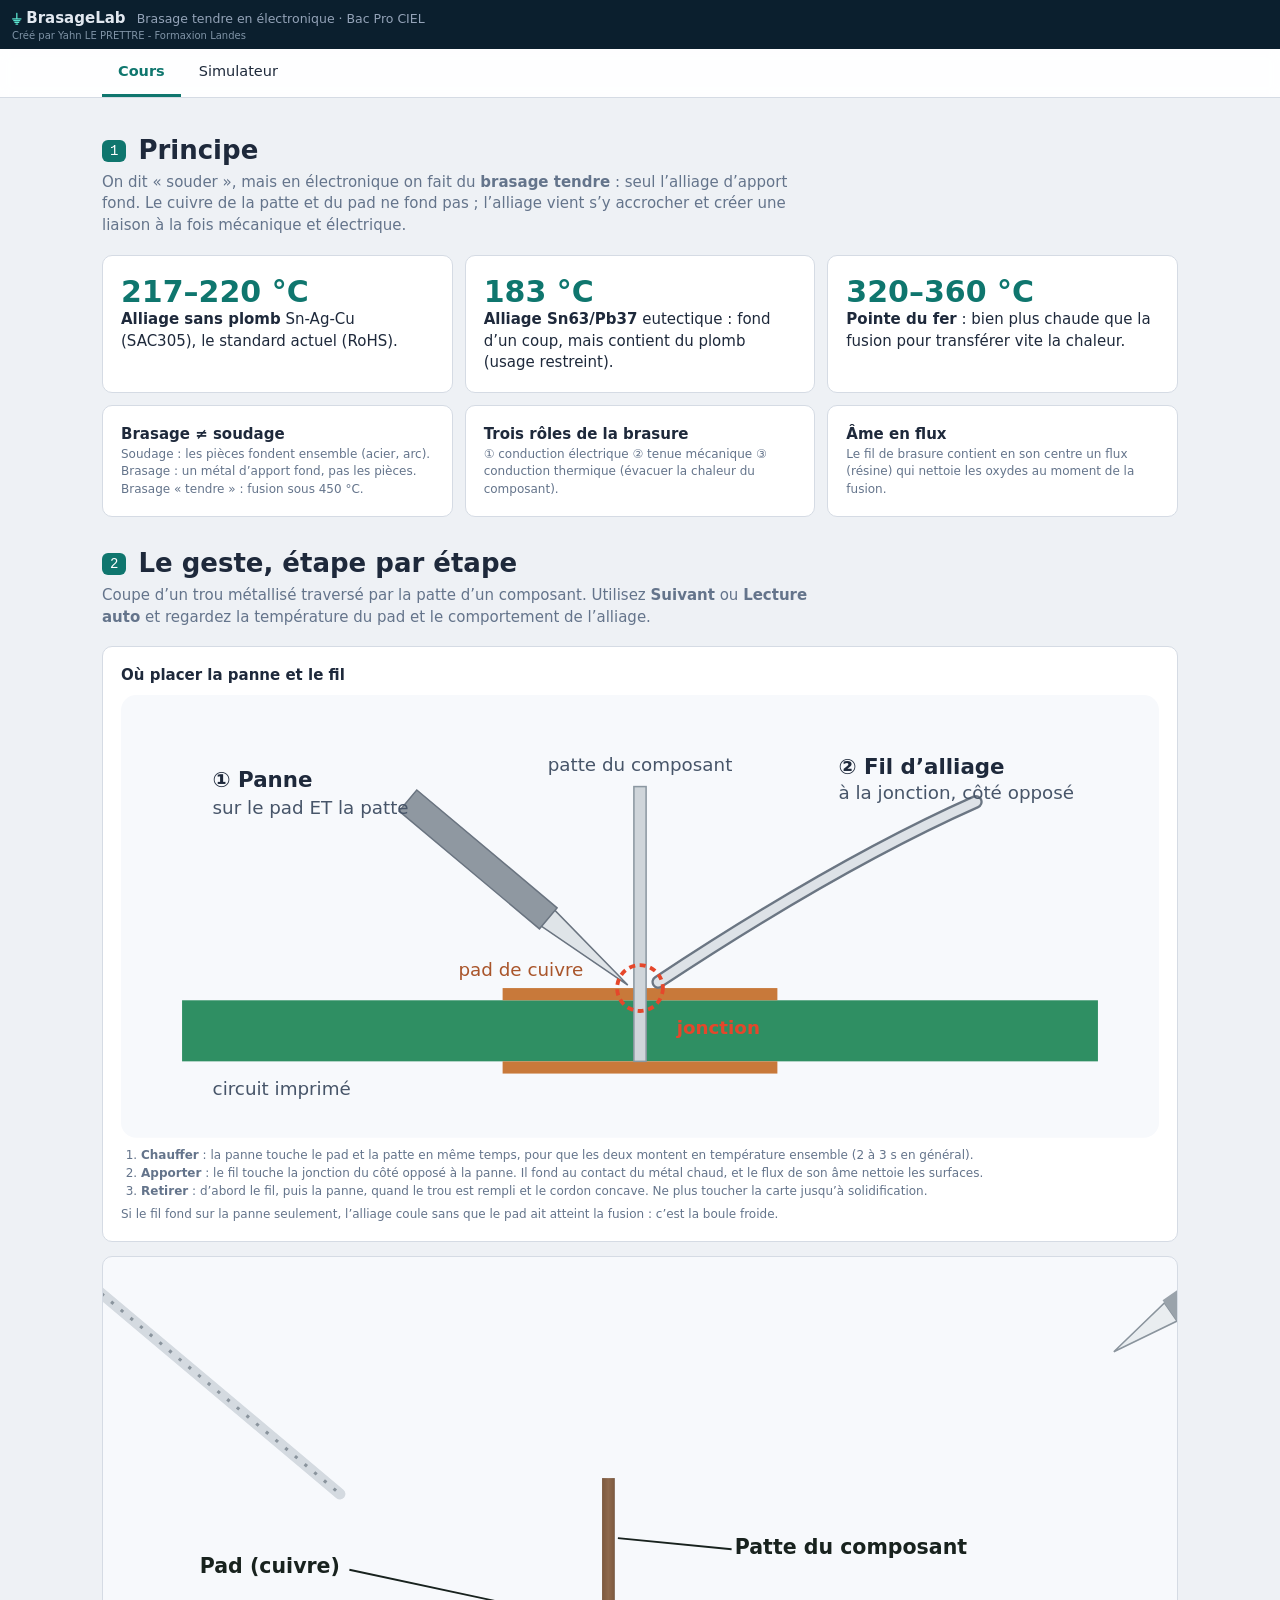
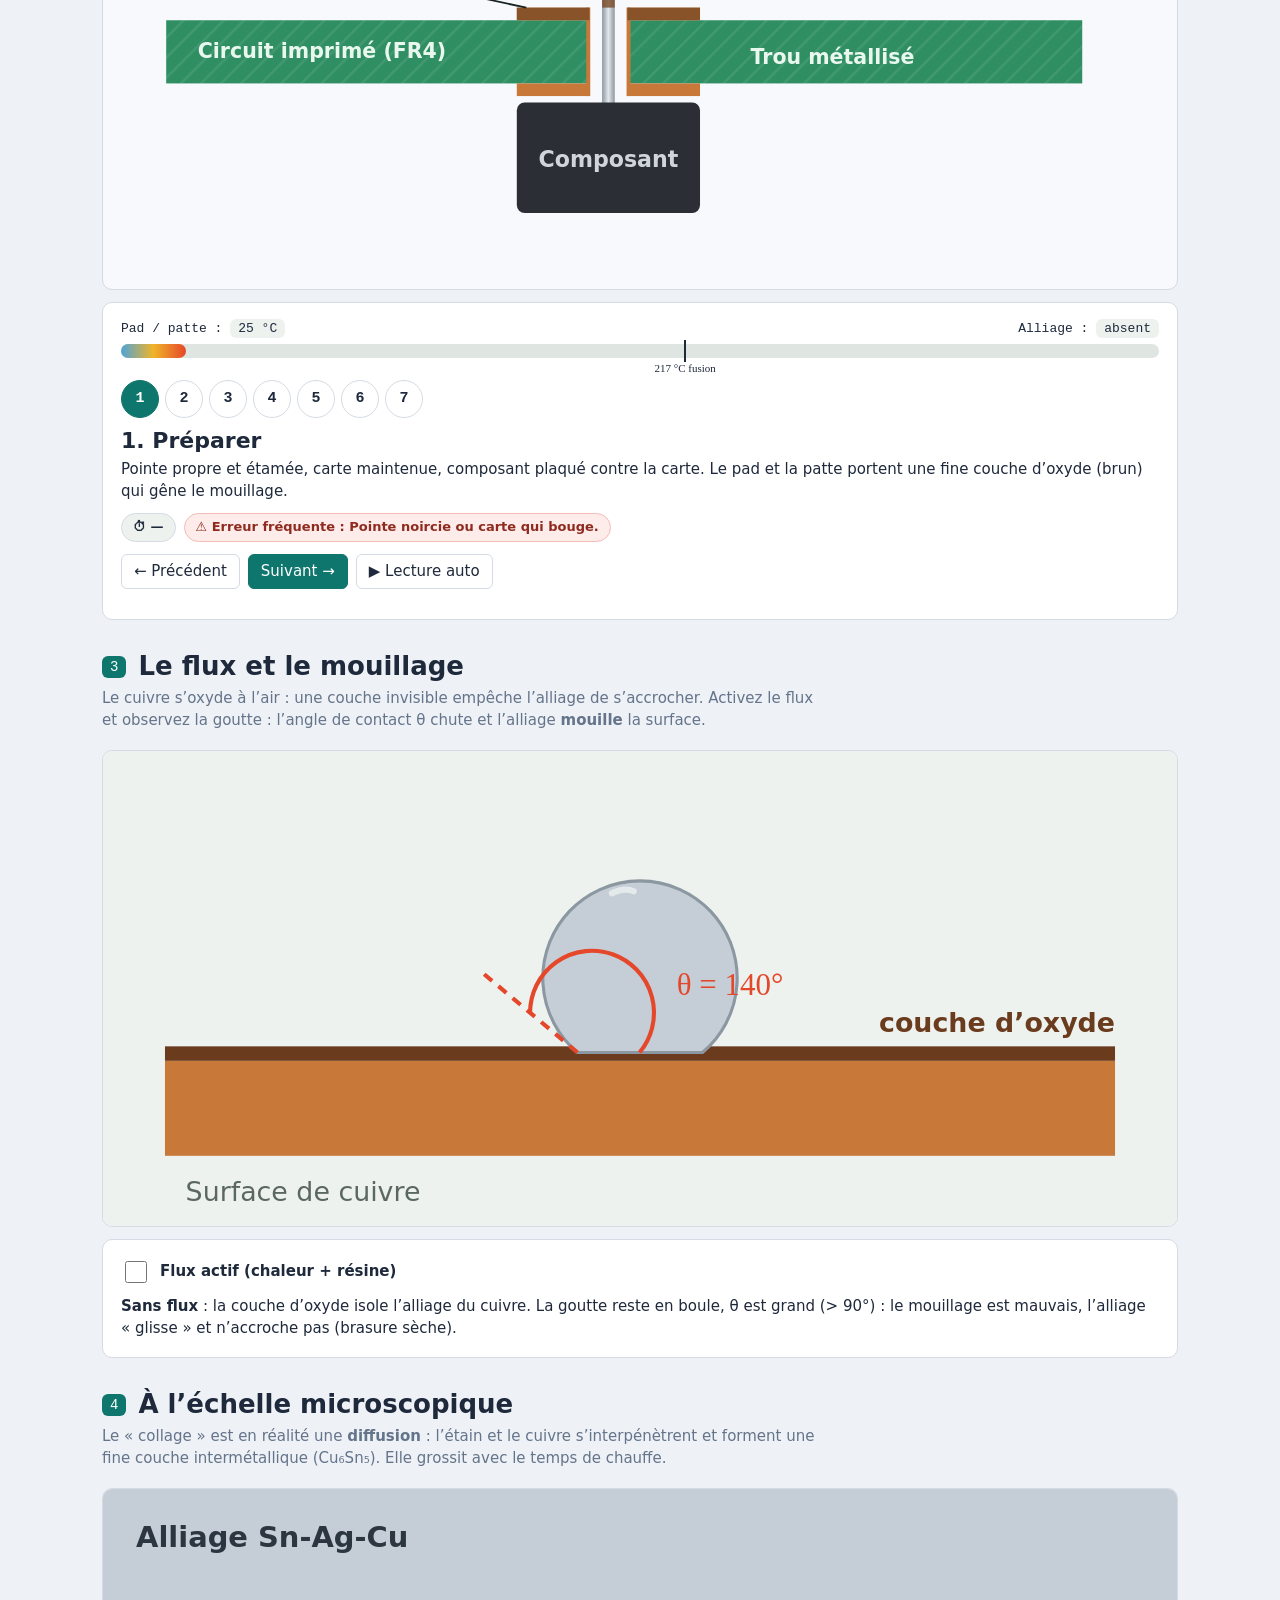
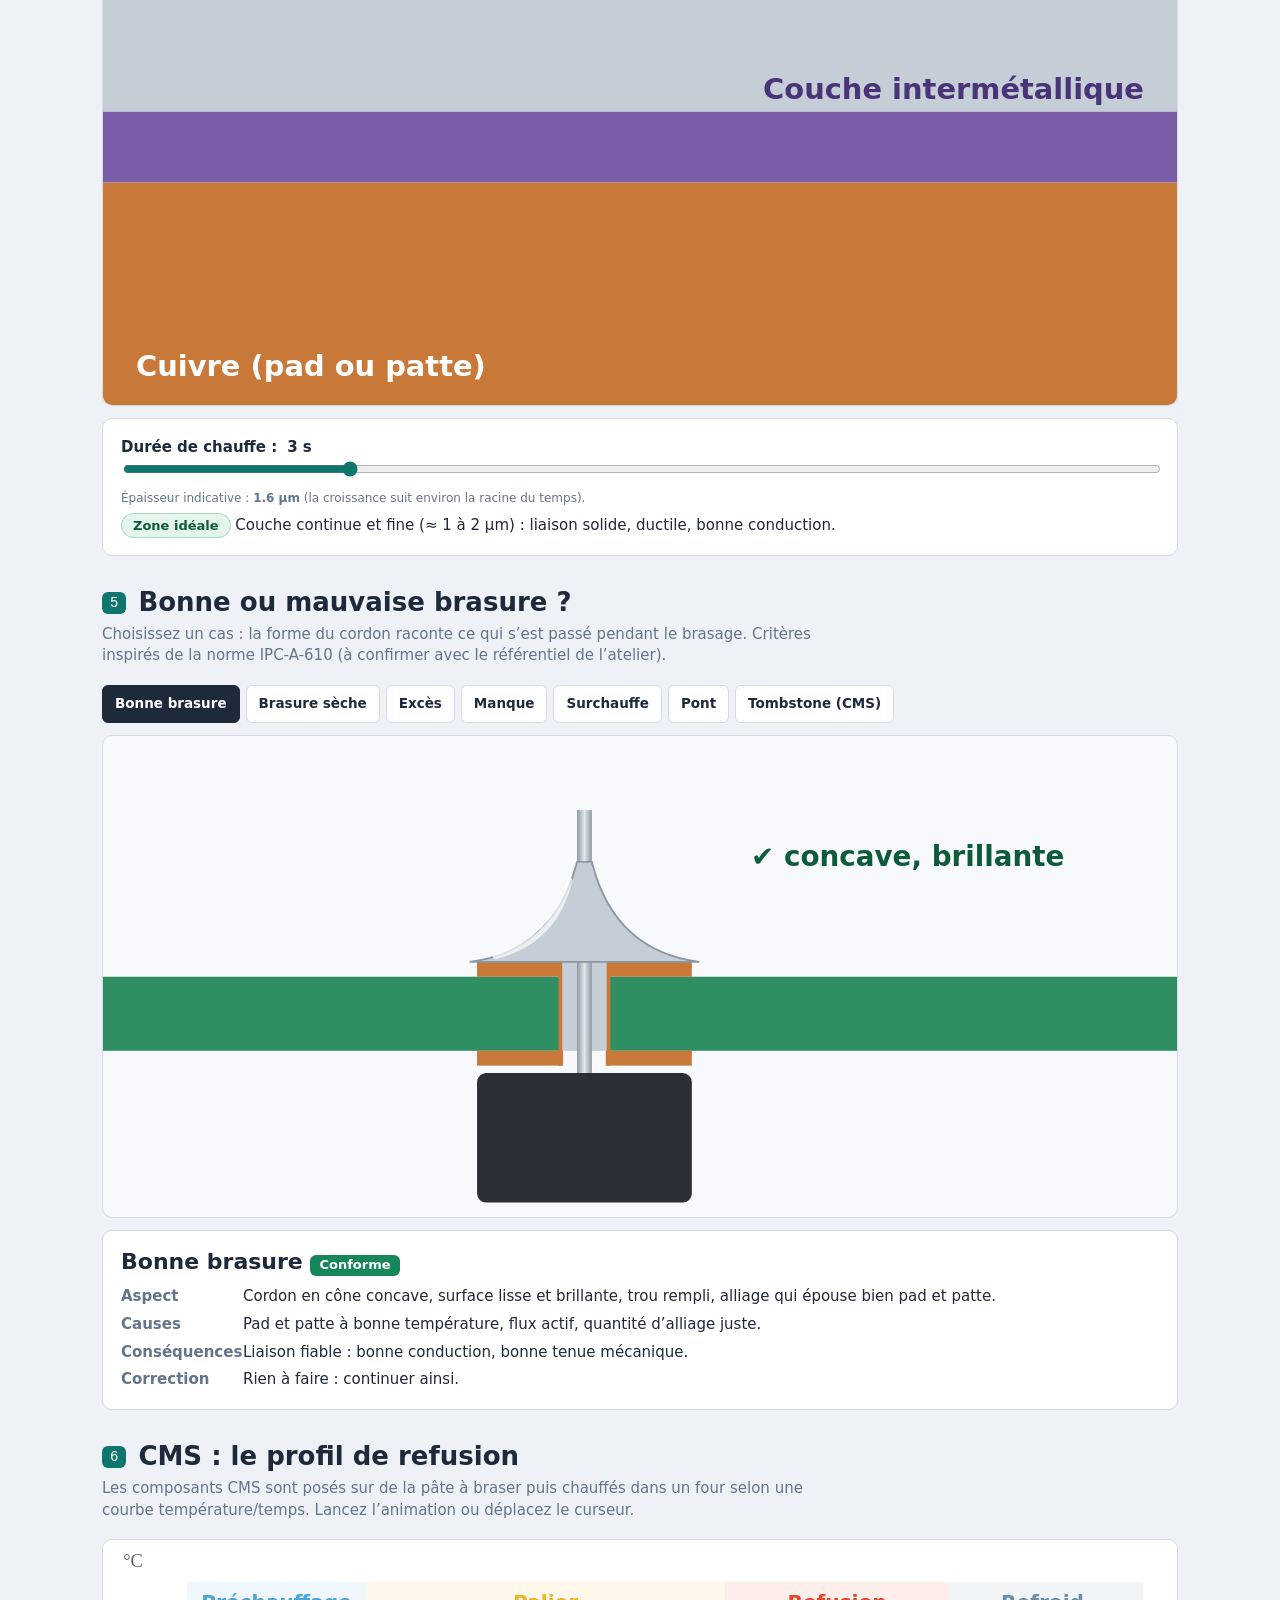
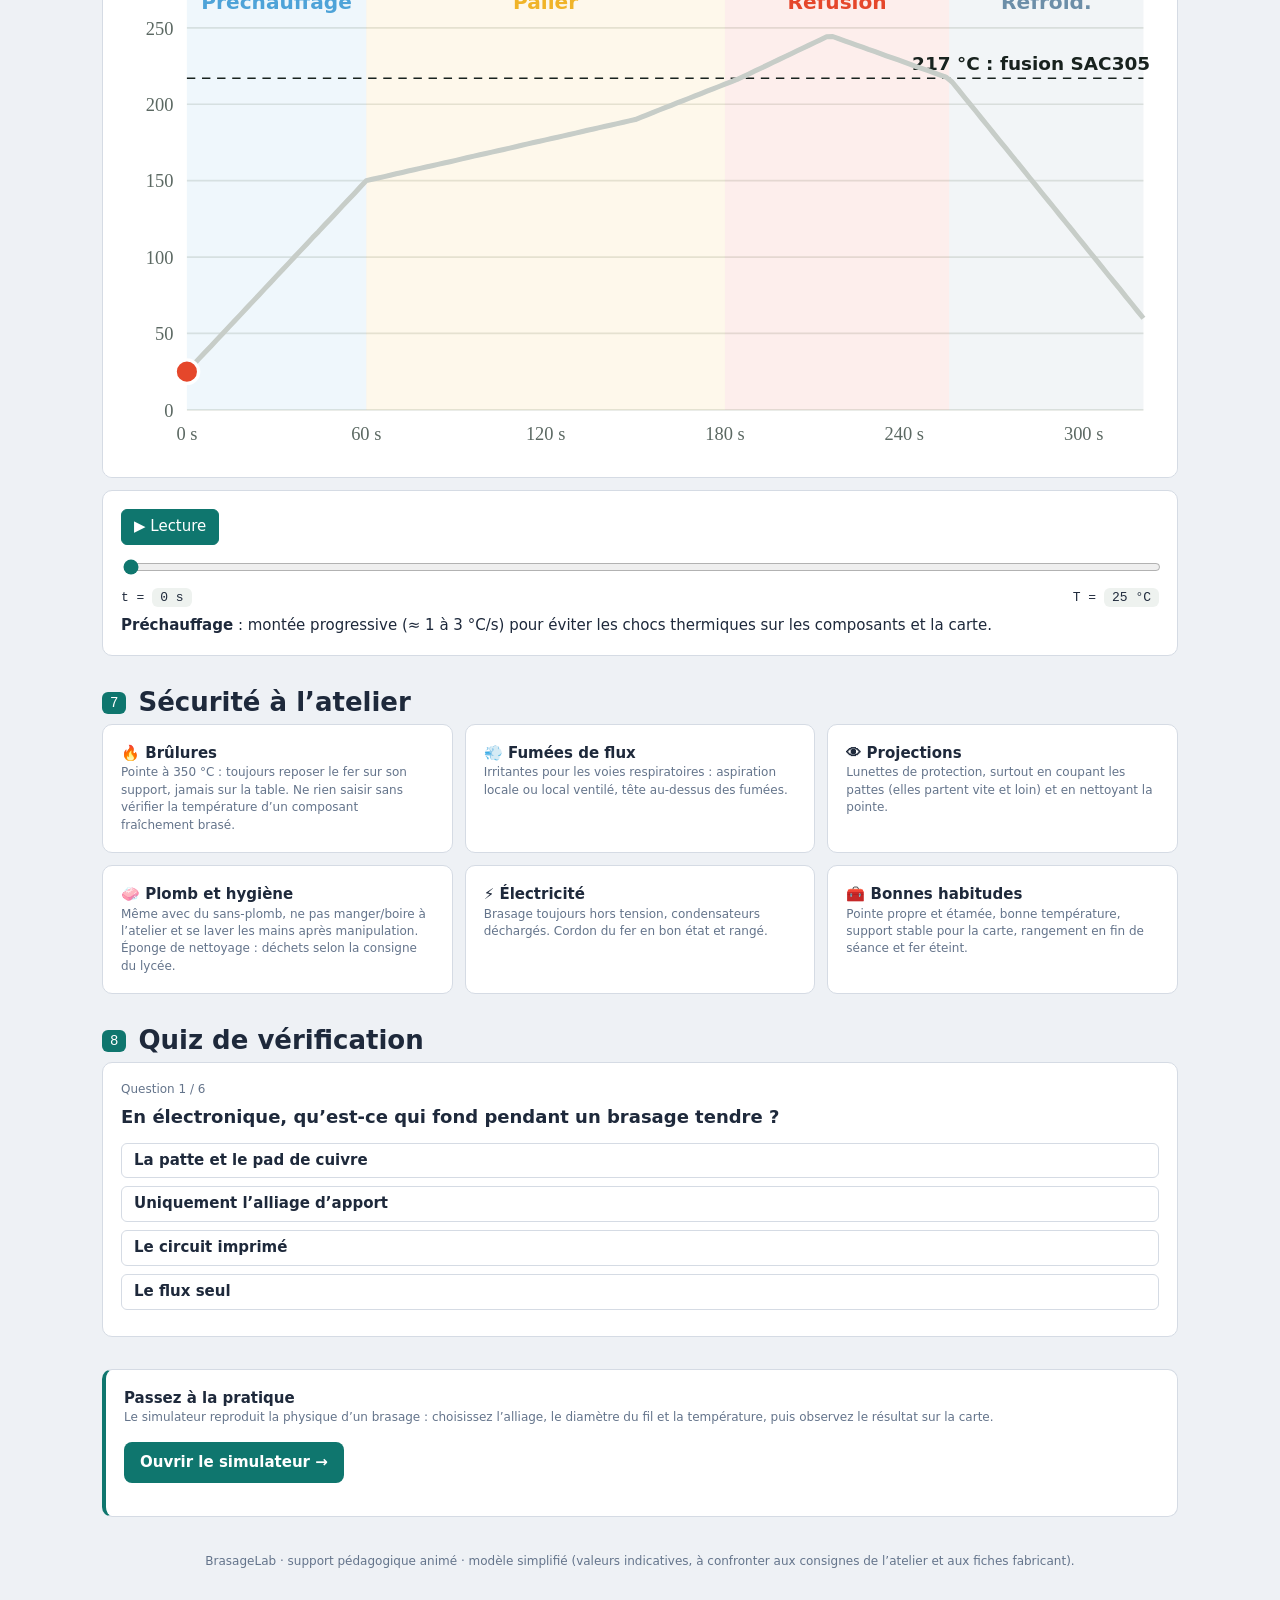
<file: index.html>
<!DOCTYPE html>
<html lang="fr">
<head>
<meta charset="utf-8">
<meta name="viewport" content="width=device-width, initial-scale=1">
<title>BrasageLab – Cours de brasage · Bac Pro CIEL</title>
<meta name="author" content="Yahn LE PRETTRE - Formaxion Landes">
<style>:root{--bg:#eef1f5;--card:#fff;--panel:#fff;--ink:#1e293b;--mute:#64748b;--muted:#64748b;--line:#d5dbe4;--pcb:#0f766e;--pcb-d:#0b1f2e;--brand:#0f766e;--brand2:#d5f3ef;--cu:#c8793a;--sn:#aeb8c0;--hot:#e5472b;--ok:#15803d;--warn:#b45309;--bad:#b91c1c;--err:#b91c1c;--top:#0b1f2e;--mono:ui-monospace,SFMono-Regular,Menlo,Consolas,"Liberation Mono",monospace}

*{box-sizing:border-box}
html{scroll-behavior:smooth}
body{margin:0;background:var(--bg);color:var(--ink);font:16px/1.55 system-ui,system-ui,sans-serif}
h1,h2,h3{font-family:system-ui,sans-serif;line-height:1.15;margin:0}
.wrap{max-width:980px;margin:0 auto;padding:0 18px}



.tag{display:inline-block;font:500 12px ui-monospace,monospace;letter-spacing:.06em;text-transform:uppercase;background:#ffffff1f;border-radius:99px;padding:4px 12px}






section{padding:34px 0 8px}
section h2{font-size:clamp(22px,4.5vw,30px);margin-bottom:6px;display:flex;gap:12px;align-items:center}
section h2 .n{font:500 14px ui-monospace,monospace;background:var(--pcb);color:#fff;border-radius:6px;padding:3px 8px}
.lead{color:var(--mute);margin:0 0 18px;max-width:720px}
.card{background:var(--card);border:1px solid var(--line);border-radius:16px;padding:18px}
.grid{display:grid;gap:12px}
.g3{grid-template-columns:repeat(auto-fit,minmax(200px,1fr))}
.g2{grid-template-columns:repeat(auto-fit,minmax(280px,1fr))}
.big{font:700 30px system-ui,sans-serif;color:var(--pcb)}
.small{font-size:13.5px;color:var(--mute)}
.callout{border-left:4px solid var(--warn);background:#fff7e6;border-radius:0 12px 12px 0;padding:12px 16px;margin-top:14px}
svg{display:block;width:100%;height:auto}
.stage{background:#e9efe9;border-radius:14px;border:1px solid var(--line)}
button{font:600 14px system-ui,sans-serif;cursor:pointer;border-radius:10px;border:1px solid var(--line);background:#fff;color:var(--ink);padding:10px 14px}
button:hover{border-color:var(--pcb)}
button.primary{background:var(--pcb);color:#fff;border-color:var(--pcb)}
button:focus-visible,input:focus-visible,a:focus-visible{outline:3px solid #7fd1ae;outline-offset:2px}
.ctrls{display:flex;gap:8px;flex-wrap:wrap;margin:12px 0}
.dots{display:flex;gap:6px;flex-wrap:wrap;margin:10px 0}
.dots button{width:38px;height:38px;padding:0;border-radius:99px;font-family:ui-monospace,monospace}
.dots button.on{background:var(--pcb);color:#fff;border-color:var(--pcb)}
.dots button.done{background:#d9efe4;border-color:#9fd3b9}
.info h3{font-size:22px;margin:2px 0 6px}
.chips{display:flex;gap:8px;flex-wrap:wrap;margin-top:10px}
.chip{font-size:13px;font-weight:600;border-radius:99px;padding:4px 11px;background:#eef2ef;border:1px solid var(--line)}
.chip.err{background:#fdecea;border-color:#f3bcb5;color:#8f2a1f}
.chip.ok{background:#e3f4eb;border-color:#a8d9bf;color:#0e5b3b}
.gauge{height:14px;background:#dfe5e0;border-radius:99px;position:relative;overflow:visible;margin:8px 0 22px}
.gauge i{position:absolute;left:0;top:0;bottom:0;border-radius:99px;background:linear-gradient(90deg,#4ea3d8,#f0b429,#e5472b);width:0}
.gauge b{position:absolute;top:-4px;bottom:-4px;width:2px;background:var(--ink)}
.gauge b span{position:absolute;top:22px;left:50%;transform:translateX(-50%);font:500 11px ui-monospace;white-space:nowrap}
.read{display:flex;justify-content:space-between;gap:10px;flex-wrap:wrap;font:500 13px ui-monospace,monospace}
.read em{font-style:normal;padding:2px 8px;border-radius:6px;background:#eef2ef}
.tabs{display:flex;gap:6px;flex-wrap:wrap;margin-bottom:12px}
.tabs button{padding:8px 12px;font-size:13.5px}
.tabs button.on{background:var(--ink);color:#fff;border-color:var(--ink)}
.verdict{display:inline-block;font-weight:700;font-size:13px;border-radius:6px;padding:3px 9px;color:#fff}
dl.d{margin:10px 0 0;display:grid;grid-template-columns:110px 1fr;gap:6px 12px;font-size:15px}
dl.d dt{font-weight:600;color:var(--mute)} dl.d dd{margin:0}
input[type=range]{width:100%;accent-color:var(--pcb)}
.sw{display:flex;align-items:center;gap:10px;font-weight:600}
.sw input{width:22px;height:22px;accent-color:var(--pcb)}
.q{font-weight:600;font-size:18px;margin:6px 0 12px}
.opt{display:block;width:100%;text-align:left;margin-bottom:8px;font-weight:500}
.opt.good{background:#e3f4eb;border-color:var(--ok)} .opt.bad{background:#fdecea;border-color:var(--bad)}
.fb{margin-top:10px;padding:10px 14px;border-radius:10px;background:#eef2ef;display:none}
footer{padding:36px 0 50px;color:var(--mute);font-size:13.5px}
@media(max-width:520px){dl.d{grid-template-columns:1fr}}
@media(prefers-reduced-motion:reduce){html{scroll-behavior:auto}}


*{box-sizing:border-box}
html,body{margin:0}
body{font:14px/1.45 system-ui,-apple-system,"Segoe UI",Roboto,"Helvetica Neue",Arial,sans-serif;color:var(--ink);background:var(--bg);-webkit-text-size-adjust:100%}
button,input,select{font:inherit;color:inherit}
button{background:#fff;border:1px solid var(--line);border-radius:6px;padding:6px 12px;cursor:pointer}
button:hover{background:#f1f5f9}
button:focus-visible,select:focus-visible,summary:focus-visible{outline:2px solid var(--brand);outline-offset:2px}
button.primary{background:var(--brand);border-color:var(--brand);color:#fff}button.primary:hover{background:#0d5f58}
select{border:1px solid var(--line);border-radius:5px;padding:5px 6px;background:#fff}
.mono{font-family:var(--mono)}.muted{color:var(--muted)}.small{font-size:12px}
#top{background:var(--top);color:#e2e8f0;display:flex;align-items:center;gap:10px 16px;padding:8px 12px;flex-wrap:wrap}
#top button{background:#16324a;border-color:#27475f;color:#e2e8f0}#top button:hover{background:#27475f}
#top select{background:#16324a;border-color:#27475f;color:#e2e8f0}
.brand{font-weight:700;font-size:15px}.brand small{font-weight:400;color:#94a3b8;margin-left:6px}.logo{color:#5eead4}
.credit{display:block;font-size:10px;font-weight:400;color:#7f93a6;line-height:1.1}
.grp{display:flex;align-items:center;gap:8px;flex-wrap:wrap}.grp label{font-size:12px;color:#cbd5e1}
.score{margin-left:auto;font-family:var(--mono);color:#5eead4;font-size:13px}
.wrap{max-width:1100px;margin:0 auto;padding:12px}
.stage{position:relative;border:1px solid var(--line);border-radius:10px;overflow:hidden;background:#f7f9fc;touch-action:manipulation}
.stage svg{display:block;width:100%;height:auto}
.ov{position:absolute;left:8px;pointer-events:none;background:#fff;border:1px solid var(--line);border-radius:8px;box-shadow:0 2px 8px rgba(15,23,42,.12);padding:6px 10px;max-width:46%}
.ov.t{top:8px}.ov.t b{display:block;font-size:12px;letter-spacing:.04em;text-transform:uppercase}.ov.t span{font-size:11.5px;color:var(--muted)}
.ov.h{top:62px;border-left:4px solid var(--brand);font-size:13px}
.ov.h i{display:inline-block;font-style:normal;font:700 10px var(--mono);letter-spacing:.06em;background:var(--brand2);color:var(--brand);border-radius:10px;padding:0 7px;margin-bottom:2px}
.ov.h.bad{border-left-color:var(--err)}.ov.h.bad i{background:#fee2e2;color:var(--err)}
.ov.h.good{border-left-color:var(--ok)}.ov.h.good i{background:#dcfce7;color:var(--ok)}
.ov.h.warn{border-left-color:var(--warn)}.ov.h.warn i{background:#ffedd5;color:var(--warn)}
.ov.s{left:auto;right:8px;bottom:8px;top:auto;font:11px var(--mono);color:var(--muted);padding:3px 8px}
.hud{display:grid;gap:10px;grid-template-columns:repeat(4,1fr);margin-top:10px}
.bay{background:var(--panel);border:1px solid var(--line);border-radius:10px;padding:10px 12px;min-width:0}
.bay h3{margin:0 0 6px;font-size:11px;letter-spacing:.06em;text-transform:uppercase;color:var(--muted);display:flex;justify-content:space-between;align-items:center;gap:6px}
.badge{display:inline-block;border-radius:10px;padding:0 8px;font:700 10px var(--mono);letter-spacing:.05em;text-transform:uppercase}
.b-cold{background:#dbeafe;color:#1d4ed8}.b-warm{background:#ffedd5;color:var(--warn)}.b-melt{background:#fee2e2;color:var(--err)}
.b-idle{background:#eef2f7;color:var(--muted)}.b-ok{background:#dcfce7;color:var(--ok)}.b-bad{background:#fee2e2;color:var(--err)}
.num{font:700 34px/1 var(--mono)}.num small{font-size:14px;font-weight:500;color:var(--muted);margin-left:4px}
.zones{display:flex;height:12px;border-radius:6px;overflow:hidden;border:1px solid #94a3b8;margin-top:10px;position:relative}
.zones i{display:block;height:100%}
.mk{position:absolute;top:-4px;bottom:-4px;width:3px;background:#0f172a;border-radius:2px;left:0}
.ticks{position:relative;height:14px;font:10px var(--mono);color:var(--muted)}.ticks span{position:absolute;transform:translateX(-50%)}
.hold{display:flex;gap:8px;margin-bottom:10px}
.hold button{flex:1;display:flex;align-items:center;gap:8px;justify-content:flex-start;padding:10px;min-height:52px;touch-action:none;user-select:none;-webkit-user-select:none;font-weight:600}
.hold button kbd{font:700 14px var(--mono);border:1px solid #94a3b8;border-bottom-width:3px;border-radius:5px;padding:1px 7px;background:#f8fafc}
.hold button.on{background:var(--brand);border-color:var(--brand);color:#fff}.hold button.on kbd{color:var(--ink)}
.rname{font-size:19px;font-weight:700;line-height:1.2}
.rdesc{margin:4px 0 8px;color:#334155;font-size:13px;min-height:54px}
.pads{display:flex;gap:6px;flex-wrap:wrap}
.pchip{width:38px;height:38px;border-radius:8px;border:2px solid var(--line);background:#fff;font:700 14px var(--mono);padding:0;position:relative}
.pchip.sel{border-color:var(--brand);box-shadow:0 0 0 2px var(--brand2)}
.pchip.ok{background:#dcfce7;border-color:var(--ok)}.pchip.ko{background:#fee2e2;border-color:var(--err)}
.row{display:flex;gap:8px;margin-top:8px;flex-wrap:wrap}
.cols{display:grid;gap:10px;grid-template-columns:1fr 1fr;margin-top:10px}
.panel{background:var(--panel);border:1px solid var(--line);border-radius:10px;padding:10px 14px}
.panel h2{margin:0 0 6px;font-size:14px}
.log{font:12px var(--mono);max-height:180px;overflow:auto}.log div{padding:2px 0;border-bottom:1px dotted #e5e9f0}
.log .ok{color:var(--ok)}.log .ko{color:var(--err)}
details summary{cursor:pointer;font-weight:600;color:var(--brand)}
ul.k{margin:6px 0 0 18px;padding:0}ul.k li{margin:3px 0}
footer{color:var(--muted);font-size:12px;padding:6px 12px 24px;text-align:center}
@media(max-width:900px){.hud{grid-template-columns:1fr 1fr}.cols{grid-template-columns:1fr}}
@media(max-width:560px){.hud{grid-template-columns:1fr}.ov{max-width:60%}.ov.h{top:56px}}

.coach{border-left:4px solid var(--warn);margin-bottom:10px}
.coach h2{font-size:16px;margin:0 0 6px}.coach h4{margin:4px 0;font-size:12px;letter-spacing:.05em;text-transform:uppercase;color:var(--muted)}
.coach ul{margin:0;padding-left:18px;font-size:13.5px;line-height:1.45}.coach li{margin-bottom:4px}
.coach .cgrid{display:grid;grid-template-columns:1fr 1fr;gap:6px 18px}
.coach .row{margin-top:8px;display:flex;gap:8px;flex-wrap:wrap}
.coach button.primary{background:var(--brand);border-color:var(--brand);color:#fff;font-weight:600}
@media(max-width:700px){.coach .cgrid{grid-template-columns:1fr}}

.simstage .ov.mode{display:flex;gap:10px;align-items:center;flex-wrap:wrap}.ov.mode button{font-size:12.5px;padding:6px 10px;pointer-events:auto}
.simhold button{min-width:0!important;padding:8px 4px!important;gap:5px!important;justify-content:center!important;font-size:12.5px!important}
.simhold button kbd{padding:0 5px!important;font-size:12px!important}

body{font-size:15px}
.wrap{max-width:1100px}
nav.tabs2{position:sticky;top:0;z-index:30;background:#ffffffee;backdrop-filter:blur(6px);border-bottom:1px solid var(--line)}
nav.tabs2 .wrap{display:flex;gap:2px;overflow-x:auto;padding:0 12px;scrollbar-width:none}
nav.tabs2 a{white-space:nowrap;text-decoration:none;color:var(--ink);font-size:13.5px;padding:10px 12px;border-bottom:3px solid transparent}
nav.tabs2 a:hover{color:var(--brand);border-bottom-color:var(--brand)}
section{padding:26px 0 6px}
section h2{font-size:clamp(20px,4vw,26px)}
section h2 .n{border-radius:6px}
.card,.panel,.bay,.stage{border-radius:10px}
.stage{background:#f7f9fc}
.toolbar{display:flex;gap:10px;align-items:center;flex-wrap:wrap;margin:0 0 10px}
.toolbar .score{margin-left:auto;font:13px var(--mono);color:var(--brand);font-weight:700}
.kv{display:grid;grid-template-columns:auto 1fr;gap:2px 12px;font:12.5px var(--mono);margin-top:4px}
.kv span:nth-child(odd){color:var(--muted)}
.kv .okc{color:var(--ok);font-weight:700}.kv .wc{color:var(--warn);font-weight:700}.kv .kc{color:var(--err);font-weight:700}
.simstage .ov.t span{display:block}
.dots button,.tabs button,.opt{font-weight:600}
.simstage .hold{margin:0;padding:8px;background:#fff;border-top:1px solid var(--line);display:flex;gap:8px}.simstage .hold button{flex:1}
@media(max-width:560px){.simstage .ov{position:static;max-width:none;margin:6px 8px;box-shadow:none}.simstage .ov.s{display:none}.simstage .ov.h{margin-top:0}}
.pgrid{display:grid;gap:10px;grid-template-columns:repeat(auto-fit,minmax(200px,1fr));margin-top:8px}
.pgrid label{display:flex;flex-direction:column;gap:3px;font-size:12px;color:var(--muted)}.pgrid select{width:100%;color:var(--ink);font-size:13.5px}.pgrid b{color:var(--brand)}
details.panel{margin-bottom:10px}details.panel summary{font-size:14px}
.presets{display:flex;gap:6px;flex-wrap:wrap;margin-top:6px}.presets button{font-size:12.5px;padding:5px 10px}
table.est{border-collapse:collapse;width:100%;font:12.5px var(--mono);margin-top:6px}table.est th,table.est td{text-align:left;padding:4px 8px;border-bottom:1px solid var(--line)}table.est th{color:var(--muted);font-weight:600}
table.est .okc{color:var(--ok);font-weight:700}table.est .wc{color:var(--warn);font-weight:700}table.est .kc{color:var(--err);font-weight:700}
.hold{flex-wrap:wrap}.hold button{min-width:84px;padding:8px 6px;font-size:13px;min-height:48px}

nav.tabs2 a.on{color:var(--brand);border-bottom-color:var(--brand);font-weight:700}
nav.tabs2 a{font-size:14.5px;padding:12px 16px}
.cta{border-left:4px solid var(--brand)}.btn{display:inline-block;background:var(--brand);color:#fff;text-decoration:none;font-weight:700;padding:10px 16px;border-radius:8px}
.simwrap{display:grid;grid-template-columns:minmax(0,1fr) 290px;gap:12px;align-items:start;margin-bottom:10px}
.cutcard h3{margin:0 0 6px;font-size:14px}.cutcard svg{display:block;width:100%;height:auto}
@media(max-width:820px){.simwrap{grid-template-columns:1fr}.cutcard svg{max-width:340px;margin:0 auto}}
.simstage .ov{position:static;max-width:none;margin:6px 8px;box-shadow:none}.simstage .ov.s{display:none}.simstage .ov.h{margin-top:0}
</style>
</head>
<body>
<header id="top">
  <div class="brand"><span class="logo" aria-hidden="true">⏚</span> BrasageLab <small>Brasage tendre en électronique · Bac Pro CIEL</small><span class="credit">Créé par Yahn LE PRETTRE - Formaxion Landes</span></div>
</header>
<nav class="tabs2"><div class="wrap">
  <a href="index.html" class="on" aria-current="page">Cours</a><a href="simulateur.html">Simulateur</a>
</div></nav>
<main class="wrap">
<section id="principe">
  <h2><span class="n">1</span>Principe</h2>
  <p class="lead">On dit « souder », mais en électronique on fait du <b>brasage tendre</b> : seul l’alliage d’apport fond. Le cuivre de la patte et du pad ne fond pas ; l’alliage vient s’y accrocher et créer une liaison à la fois mécanique et électrique.</p>
  <div class="grid g3">
    <div class="card"><div class="big">217–220 °C</div><div><b>Alliage sans plomb</b> Sn-Ag-Cu (SAC305), le standard actuel (RoHS).</div></div>
    <div class="card"><div class="big">183 °C</div><div><b>Alliage Sn63/Pb37</b> eutectique : fond d’un coup, mais contient du plomb (usage restreint).</div></div>
    <div class="card"><div class="big">320–360 °C</div><div><b>Pointe du fer</b> : bien plus chaude que la fusion pour transférer vite la chaleur.</div></div>
  </div>
  <div class="grid g3" style="margin-top:12px">
    <div class="card"><b>Brasage ≠ soudage</b><div class="small">Soudage : les pièces fondent ensemble (acier, arc). Brasage : un métal d’apport fond, pas les pièces. Brasage « tendre » : fusion sous 450 °C.</div></div>
    <div class="card"><b>Trois rôles de la brasure</b><div class="small">① conduction électrique ② tenue mécanique ③ conduction thermique (évacuer la chaleur du composant).</div></div>
    <div class="card"><b>Âme en flux</b><div class="small">Le fil de brasure contient en son centre un flux (résine) qui nettoie les oxydes au moment de la fusion.</div></div>
  </div>
</section>

<section id="geste">
  <h2><span class="n">2</span>Le geste, étape par étape</h2>
  <p class="lead">Coupe d’un trou métallisé traversé par la patte d’un composant. Utilisez <b>Suivant</b> ou <b>Lecture auto</b> et regardez la température du pad et le comportement de l’alliage.</p>

  <div class="card" style="margin:0 0 14px">
    <b>Où placer la panne et le fil</b>
    <svg viewBox="0 0 680 290" style="width:100%;height:auto;display:block;margin-top:8px" role="img" aria-label="Schéma : la panne touche la jonction pad et patte d’un côté, le fil d’alliage est apporté de l’autre côté de la jonction">
      <rect width="680" height="290" rx="10" fill="#f7f9fc"/>
      <rect x="40" y="200" width="600" height="40" fill="#2f8f63"/>
      <rect x="40" y="195" width="600" height="6" fill="none"/>
      <g fill="#c8793a"><rect x="250" y="192" width="180" height="8"/><rect x="250" y="240" width="180" height="8"/></g>
      <rect x="336" y="60" width="8" height="180" fill="#cfd5da" stroke="#8b97a1"/>
      <text x="340" y="50" font-size="12" fill="#475569" font-family="system-ui,sans-serif" text-anchor="middle">patte du composant</text>
      <text x="60" y="262" font-size="12" fill="#475569" font-family="system-ui,sans-serif">circuit imprimé</text>
      <text x="262" y="184" font-size="12" fill="#a9552b" font-family="system-ui,sans-serif" text-anchor="middle">pad de cuivre</text>
      <!-- panne -->
      <g transform="translate(332 190) rotate(-140)"><polygon points="0,0 70,-7 70,7" fill="#dfe4e8" stroke="#6a7480"/><rect x="68" y="-9" width="120" height="18" fill="#8f98a1" stroke="#6a7480"/></g>
      <text x="60" y="60" font-size="14" font-weight="700" fill="#1e293b" font-family="system-ui,sans-serif">① Panne</text>
      <text x="60" y="78" font-size="12" fill="#475569" font-family="system-ui,sans-serif">sur le pad ET la patte</text>
      <!-- fil -->
      <path d="M560 70 Q470 110 352 188" fill="none" stroke="#6b7683" stroke-width="9" stroke-linecap="round"/>
      <path d="M560 70 Q470 110 352 188" fill="none" stroke="#dde2e7" stroke-width="6" stroke-linecap="round"/>
      <text x="470" y="52" font-size="14" font-weight="700" fill="#1e293b" font-family="system-ui,sans-serif">② Fil d’alliage</text>
      <text x="470" y="68" font-size="12" fill="#475569" font-family="system-ui,sans-serif">à la jonction, côté opposé</text>
      <circle cx="340" cy="192" r="15" fill="none" stroke="#e5472b" stroke-width="2.5" stroke-dasharray="4 3"/>
      <text x="364" y="222" font-size="12" font-weight="700" fill="#e5472b" font-family="system-ui,sans-serif">jonction</text>
    </svg>
    <ol class="small" style="margin:8px 0 0;padding-left:20px;line-height:1.5">
      <li><b>Chauffer</b> : la panne touche le pad et la patte en même temps, pour que les deux montent en température ensemble (2 à 3 s en général).</li>
      <li><b>Apporter</b> : le fil touche la jonction du côté opposé à la panne. Il fond au contact du métal chaud, et le flux de son âme nettoie les surfaces.</li>
      <li><b>Retirer</b> : d’abord le fil, puis la panne, quand le trou est rempli et le cordon concave. Ne plus toucher la carte jusqu’à solidification.</li>
    </ol>
    <div class="small" style="margin-top:6px">Si le fil fond sur la panne seulement, l’alliage coule sans que le pad ait atteint la fusion : c’est la boule froide.</div>
  </div>

  <div class="stage">
    <svg id="main" viewBox="0 0 680 400" role="img" aria-label="Coupe animée d’une brasure sur trou métallisé">
      <defs>
        <filter id="glow" x="-50%" y="-50%" width="200%" height="200%"><feGaussianBlur stdDeviation="7"/></filter>
        <linearGradient id="metal" x1="0" x2="1"><stop offset="0" stop-color="#8b97a1"/><stop offset=".5" stop-color="#e3e8ec"/><stop offset="1" stop-color="#8b97a1"/></linearGradient>
        <linearGradient id="barrel" x1="0" x2="0" y1="0" y2="1"><stop offset="0" stop-color="#cbd2d8"/><stop offset="1" stop-color="#8f9aa4"/></linearGradient>
        <pattern id="fr4" width="9" height="9" patternUnits="userSpaceOnUse" patternTransform="rotate(45)"><line x1="0" y1="0" x2="0" y2="9" stroke="#fff" stroke-opacity=".09" stroke-width="3"/></pattern>
      </defs>
      <!-- carte -->
      <rect x="40" y="230" width="268" height="40" fill="#2f8f63"/><rect x="332" y="230" width="288" height="40" fill="#2f8f63"/>
      <rect x="40" y="230" width="268" height="40" fill="url(#fr4)"/><rect x="332" y="230" width="288" height="40" fill="url(#fr4)"/>
      <rect id="holeFill" x="308" y="222" width="24" height="0" fill="#c5ced6"/>
      <!-- cuivre : pads + trou métallisé -->
      <g fill="#c8793a">
        <rect x="262" y="222" width="46" height="8"/><rect x="332" y="222" width="46" height="8"/>
        <rect x="262" y="270" width="46" height="8"/><rect x="332" y="270" width="46" height="8"/>
        <rect x="306" y="222" width="2.5" height="56"/><rect x="331.5" y="222" width="2.5" height="56"/>
      </g>
      <!-- patte puis composant -->
      <rect id="lead" x="316" y="140" width="8" height="165" fill="url(#metal)"/>
      <rect x="262" y="282" width="116" height="70" rx="5" fill="#2b2e35"/>
      <text x="320" y="323" text-anchor="middle" fill="#cfd5db" font-size="14" font-family="system-ui" font-weight="600">Composant</text>
      <!-- oxydes + chaleur -->
      <g id="oxide" opacity=".8" fill="#7a4a26">
        <rect x="316" y="140" width="8" height="82"/><rect x="262" y="222" width="46" height="8"/><rect x="332" y="222" width="46" height="8"/>
      </g>
      <g id="heat" opacity="0" fill="#ff4a1c">
        <rect x="316" y="140" width="8" height="82"/><rect x="262" y="222" width="46" height="8"/><rect x="332" y="222" width="46" height="8"/>
      </g>
      <!-- brasure -->
      <g id="solderG" opacity="0">
        <path id="sGlow" d="M258 222 Q304 216 316 168 L324 168 Q336 216 382 222 Z" fill="#ff9a2e" filter="url(#glow)" opacity="0"/>
        <path id="sMain" d="M258 222 Q304 216 316 168 L324 168 Q336 216 382 222 Z" fill="#c5ced6" stroke="#8b97a1" stroke-width="1"/>
        <path id="sShine" d="M272 219 Q304 211 312 178" fill="none" stroke="#fff" stroke-width="3" stroke-linecap="round" opacity=".6"/>
      </g>
      <!-- fumées -->
      <g id="smoke" fill="#fff"></g>
      <!-- étiquettes -->
      <g id="labels" font-family="system-ui" font-size="13" font-weight="600">
        <text x="60" y="254" fill="#e9f7ef">Circuit imprimé (FR4)</text>
        <g fill="#18221e"><text x="150" y="200" text-anchor="end">Pad (cuivre)</text><text x="400" y="188">Patte du composant</text><text x="410" y="258" fill="#e9f7ef">Trou métallisé</text></g>
        <g stroke="#18221e" stroke-width="1.2" fill="none"><path d="M156 198 L268 222"/><path d="M398 185 L326 178"/></g>
      </g>
      <g id="okMark" opacity="0" font-family="system-ui" font-weight="700">
        <text x="400" y="150" font-size="15" fill="#0e5b3b">✔ Ménisque concave</text>
        <text x="400" y="170" font-size="13" fill="#0e5b3b" font-weight="500">brillant · trou rempli · angle faible</text>
        <path d="M398 156 L340 190" stroke="#0e5b3b" stroke-width="1.5" fill="none"/>
      </g>
      <!-- fil de brasure -->
      <g id="wire"><line x1="-200" y1="-168" x2="0" y2="0" stroke="#d4dae0" stroke-width="7" stroke-linecap="round"/><line x1="-200" y1="-168" x2="0" y2="0" stroke="#8a949d" stroke-width="2" stroke-dasharray="2 6"/></g>
      <!-- fer -->
      <g id="iron"><g transform="rotate(-35)">
        <polygon points="0,0 44,-7 44,7" fill="#e9edf0" stroke="#8a949d"/>
        <rect x="44" y="-9" width="110" height="18" fill="#9aa3ab"/><rect x="78" y="-9" width="10" height="18" fill="#dd7a2a"/>
        <rect x="154" y="-15" width="150" height="30" rx="9" fill="#2e3440"/>
        <text x="182" y="5" fill="#fff" font-size="13" font-family="ui-monospace" font-weight="500">350 °C</text>
      </g></g>
    </svg>
  </div>

  <div class="card" style="margin-top:12px">
    <div class="read"><span>Pad / patte : <em id="tTxt">25 °C</em></span><span>Alliage : <em id="phase">absent</em></span></div>
    <div class="gauge"><i id="tBar"></i><b style="left:54.25%"><span>217 °C fusion</span></b></div>
    <div class="dots" id="dots"></div>
    <div class="info" id="info"></div>
    <div class="ctrls">
      <button id="prev">← Précédent</button><button id="next" class="primary">Suivant →</button><button id="play">▶ Lecture auto</button>
    </div>
  </div>
</section>

<section id="flux">
  <h2><span class="n">3</span>Le flux et le mouillage</h2>
  <p class="lead">Le cuivre s’oxyde à l’air : une couche invisible empêche l’alliage de s’accrocher. Activez le flux et observez la goutte : l’angle de contact θ chute et l’alliage <b>mouille</b> la surface.</p>
  <div class="stage"><svg id="drop" viewBox="0 0 520 230" role="img" aria-label="Goutte d’alliage sur cuivre avec et sans flux">
    <rect x="0" y="0" width="520" height="230" fill="#eef2ef"/>
    <rect x="30" y="150" width="460" height="46" fill="#c8793a"/>
    <rect id="ox" x="30" y="143" width="460" height="7" fill="#6b3b1e"/>
    <path id="dpath" fill="#c5ced6" stroke="#8b97a1" stroke-width="1.5"/>
    <path id="dshine" fill="none" stroke="#fff" stroke-width="3" stroke-linecap="round" opacity=".55"/>
    <line id="tan" stroke="#e5472b" stroke-width="2" stroke-dasharray="5 4"/>
    <path id="arc" stroke="#e5472b" stroke-width="2" fill="none"/>
    <text id="thetaT" font-family="ui-monospace" font-weight="500" font-size="15" fill="#e5472b"></text>
    <text x="40" y="218" font-size="13" fill="#5b6862" font-family="system-ui">Surface de cuivre</text>
    <text id="oxT" x="490" y="136" text-anchor="end" font-size="13" font-family="system-ui" font-weight="600" fill="#6b3b1e">couche d’oxyde</text>
  </svg></div>
  <div class="card" style="margin-top:12px">
    <label class="sw"><input type="checkbox" id="fluxOn"> Flux actif (chaleur + résine)</label>
    <p id="dropTxt" style="margin:10px 0 0"></p>
  </div>
</section>

<section id="imc">
  <h2><span class="n">4</span>À l’échelle microscopique</h2>
  <p class="lead">Le « collage » est en réalité une <b>diffusion</b> : l’étain et le cuivre s’interpénètrent et forment une fine couche intermétallique (Cu₆Sn₅). Elle grossit avec le temps de chauffe.</p>
  <div class="stage"><svg id="imcSvg" viewBox="0 0 520 250" role="img" aria-label="Couche intermétallique entre cuivre et alliage">
    <rect id="snL" x="0" y="0" width="520" height="125" fill="#c5ced6"/>
    <rect id="imcL" x="0" y="120" width="520" height="10" fill="#7b5ea7"/>
    <rect id="cuL" x="0" y="130" width="520" height="120" fill="#c8793a"/>
    <g font-family="system-ui" font-size="14" font-weight="600">
      <text x="16" y="28" fill="#2b3640">Alliage Sn-Ag-Cu</text>
      <text x="16" y="236" fill="#fff">Cuivre (pad ou patte)</text>
      <text id="imcLab" x="504" y="116" text-anchor="end" fill="#4a3478">Couche intermétallique</text>
    </g>
  </svg></div>
  <div class="card" style="margin-top:12px">
    <label for="tChauffe" class="sw">Durée de chauffe : <span id="tVal">3 s</span></label>
    <input type="range" id="tChauffe" min="0" max="14" step="0.5" value="3">
    <p class="small" style="margin:6px 0 0">Épaisseur indicative : <b id="imcVal"></b> (la croissance suit environ la racine du temps).</p>
    <p id="imcTxt" style="margin:8px 0 0"></p>
  </div>
</section>

<section id="defauts">
  <h2><span class="n">5</span>Bonne ou mauvaise brasure ?</h2>
  <p class="lead">Choisissez un cas : la forme du cordon raconte ce qui s’est passé pendant le brasage. Critères inspirés de la norme IPC-A-610 (à confirmer avec le référentiel de l’atelier).</p>
  <div class="tabs" id="dTabs"></div>
  <div class="stage" id="dSvg"></div>
  <div class="card" style="margin-top:12px" id="dInfo"></div>
</section>

<section id="refusion">
  <h2><span class="n">6</span>CMS : le profil de refusion</h2>
  <p class="lead">Les composants CMS sont posés sur de la pâte à braser puis chauffés dans un four selon une courbe température/temps. Lancez l’animation ou déplacez le curseur.</p>
  <div class="stage"><svg id="rf" viewBox="0 0 640 320" role="img" aria-label="Profil de refusion SAC305"></svg></div>
  <div class="card" style="margin-top:12px">
    <div class="ctrls" style="margin-top:0"><button id="rfPlay" class="primary">▶ Lecture</button></div>
    <input type="range" id="rfT" min="0" max="320" step="1" value="0" aria-label="Temps">
    <div class="read" style="margin-top:8px"><span>t = <em id="rfTime">0 s</em></span><span>T = <em id="rfTemp">25 °C</em></span></div>
    <p id="rfTxt" style="margin:10px 0 0"></p>
  </div>
</section>

<section id="securite">
  <h2><span class="n">7</span>Sécurité à l’atelier</h2>
  <div class="grid g2">
    <div class="card"><b>🔥 Brûlures</b><div class="small">Pointe à 350 °C : toujours reposer le fer sur son support, jamais sur la table. Ne rien saisir sans vérifier la température d’un composant fraîchement brasé.</div></div>
    <div class="card"><b>💨 Fumées de flux</b><div class="small">Irritantes pour les voies respiratoires : aspiration locale ou local ventilé, tête au-dessus des fumées.</div></div>
    <div class="card"><b>👁 Projections</b><div class="small">Lunettes de protection, surtout en coupant les pattes (elles partent vite et loin) et en nettoyant la pointe.</div></div>
    <div class="card"><b>🧼 Plomb et hygiène</b><div class="small">Même avec du sans-plomb, ne pas manger/boire à l’atelier et se laver les mains après manipulation. Éponge de nettoyage : déchets selon la consigne du lycée.</div></div>
    <div class="card"><b>⚡ Électricité</b><div class="small">Brasage toujours hors tension, condensateurs déchargés. Cordon du fer en bon état et rangé.</div></div>
    <div class="card"><b>🧰 Bonnes habitudes</b><div class="small">Pointe propre et étamée, bonne température, support stable pour la carte, rangement en fin de séance et fer éteint.</div></div>
  </div>
</section>

<section id="quiz">
  <h2><span class="n">8</span>Quiz de vérification</h2>
  <div class="card" id="quizBox"></div>
</section>

<section><div class="card cta"><b>Passez à la pratique</b><div class="small">Le simulateur reproduit la physique d’un brasage : choisissez l’alliage, le diamètre du fil et la température, puis observez le résultat sur la carte.</div><p><a class="btn" href="simulateur.html">Ouvrir le simulateur →</a></p></div></section>
</main>
<footer><div class="wrap">BrasageLab · support pédagogique animé · modèle simplifié (valeurs indicatives, à confronter aux consignes de l’atelier et aux fiches fabricant).</div></footer>
<script>
(function(){

"use strict";
const $=s=>document.querySelector(s);
const clamp=(v,a,b)=>Math.max(a,Math.min(b,v));
const lerp=(a,b,t)=>a+(b-a)*t;
function mix(c1,c2,t){const p=c=>[1,3,5].map(i=>parseInt(c.slice(i,i+2),16));const a=p(c1),b=p(c2);return '#'+a.map((v,i)=>Math.round(lerp(v,b[i],t)).toString(16).padStart(2,'0')).join('')}
const NS='http://www.w3.org/2000/svg';

/* ============ 2. GESTE ============ */
const STAGES=[
 {t:'Préparer',txt:'Pointe propre et étamée, carte maintenue, composant plaqué contre la carte. Le pad et la patte portent une fine couche d’oxyde (brun) qui gêne le mouillage.',dur:'—',err:'Pointe noircie ou carte qui bouge.',
  to:{ix:640,iy:60,wx:150,wy:150,sol:0,hole:0,temp:25,oxide:.8},tr:1.6},
 {t:'Chauffer pad ET patte',txt:'Poser le plat de la pointe sur la jonction pad/patte pour chauffer les deux en même temps. C’est la zone à brasser qui doit atteindre la température, pas le fer qui fait fondre l’alliage.',dur:'1 à 2 s',err:'Chauffer seulement la patte : le pad reste froid et l’alliage ne mouille pas.',
  to:{ix:330,iy:215,wx:150,wy:150,sol:0,hole:0,temp:260,oxide:.8},tr:1.4},
 {t:'Apporter l’alliage',txt:'Toucher la jonction avec le fil, côté opposé au fer. L’alliage fond au contact des pièces chaudes, le flux nettoie l’oxyde, l’alliage coule par capillarité et remplit le trou.',dur:'1 à 2 s',err:'Fondre l’alliage sur la pointe du fer puis « le déposer » : le flux brûle avant d’agir.',
  to:{ix:330,iy:215,wx:309,wy:214,sol:1,hole:1,temp:262,oxide:0},tr:1.4},
 {t:'Retirer le fil',txt:'Quand la quantité est suffisante (cordon en forme de cône, trou rempli), on retire d’abord le fil. Le fer reste un instant pour laisser l’alliage s’étaler.',dur:'≈ 1 s',err:'Trop d’alliage : boule ou pont avec la piste voisine.',
  to:{ix:330,iy:215,wx:150,wy:150,sol:1,hole:1,temp:262,oxide:0},tr:1.4},
 {t:'Retirer le fer',txt:'On dégage le fer en l’éloignant vers le haut. L’ensemble perd sa chaleur : l’alliage passe sous 217 °C et commence à se solidifier.',dur:'≈ 1 s',err:'Retirer le fer trop tôt : l’alliage n’a pas eu le temps de mouiller.',
  to:{ix:640,iy:60,wx:150,wy:150,sol:1,hole:1,temp:230,oxide:0},tr:2.2},
 {t:'Refroidir sans bouger',txt:'On ne touche à rien pendant 2 à 3 secondes. Un mouvement pendant la solidification donne une brasure « fissurée », grise et granuleuse (brasure sèche).',dur:'2 à 3 s',err:'Souffler dessus ou bouger la carte.',
  to:{ix:640,iy:60,wx:150,wy:150,sol:1,hole:1,temp:30,oxide:0},tr:.9},
 {t:'Contrôler',txt:'Cordon brillant, forme de cône concave (angle faible), alliage qui épouse pad et patte, trou rempli. Si ce n’est pas le cas : reprendre avec un peu de flux ou retirer à la tresse.',dur:'Visuel',err:'Valider une brasure mate et en boule sans la reprendre.',ok:true,
  to:{ix:640,iy:60,wx:150,wy:150,sol:1,hole:1,temp:25,oxide:0},tr:.9}
];
let st=0,cur={ix:640,iy:60,wx:150,wy:150,sol:0,hole:0,temp:25,oxide:.8},playing=false,playT=0;
const dots=$('#dots');
STAGES.forEach((s,i)=>{const b=document.createElement('button');b.textContent=i+1;b.title=s.t;b.setAttribute('aria-label','Étape '+(i+1)+' : '+s.t);b.onclick=()=>{playing=false;setPlay();go(i)};dots.appendChild(b)});
function go(i){st=clamp(i,0,STAGES.length-1);playT=0;
  [...dots.children].forEach((b,k)=>{b.className=k===st?'on':(k<st?'done':'')});
  const s=STAGES[st];
  $('#info').innerHTML=`<h3>${st+1}. ${s.t}</h3><p style="margin:0">${s.txt}</p><div class="chips"><span class="chip">⏱ ${s.dur}</span><span class="chip err">⚠ Erreur fréquente : ${s.err}</span></div>`;
  $('#prev').disabled=st===0;$('#next').disabled=st===STAGES.length-1;
  $('#labels').style.opacity=(st===0||st===6)?1:.15;
  $('#okMark').style.opacity=s.ok?1:0;
}
function setPlay(){$('#play').textContent=playing?'⏸ Pause':'▶ Lecture auto'}
$('#prev').onclick=()=>{playing=false;setPlay();go(st-1)};
$('#next').onclick=()=>{playing=false;setPlay();go(st+1)};
$('#play').onclick=()=>{playing=!playing;setPlay();if(playing&&st===STAGES.length-1)go(0);playT=0};

const iron=$('#iron'),wire=$('#wire'),solG=$('#solderG'),sMain=$('#sMain'),sGlow=$('#sGlow'),sShine=$('#sShine'),holeFill=$('#holeFill');
const smoke=$('#smoke'),parts=[];let spawnAcc=0;
function rate(k){return k==='sol'?1.3:k==='hole'?.9:k==='oxide'?3:4}
function frame(dt){
  const T=STAGES[st].to;
  for(const k in cur){const r=k==='temp'?STAGES[st].tr:rate(k);cur[k]+=(T[k]-cur[k])*(1-Math.exp(-r*dt))}
  iron.setAttribute('transform',`translate(${cur.ix} ${cur.iy})`);
  wire.setAttribute('transform',`translate(${cur.wx} ${cur.wy})`);
  const s=clamp(cur.sol,0,1);
  solG.setAttribute('opacity',s>.01?1:0);
  solG.setAttribute('transform',`translate(320 222) scale(${s}) translate(-320 -222)`);
  holeFill.setAttribute('height',48*clamp(cur.hole,0,1));
  const liq=s>.01?clamp((cur.temp-205)/25,0,1):0;
  sMain.setAttribute('fill',mix('#c5ced6','#ffc27a',liq));
  holeFill.setAttribute('fill',mix('#c5ced6','#ffc27a',liq));
  sGlow.setAttribute('opacity',liq*.85);
  sShine.setAttribute('opacity',(1-liq)*.65);
  $('#heat').setAttribute('opacity',clamp((cur.temp-25)/250,0,1)*.55);
  $('#oxide').setAttribute('opacity',cur.oxide);
  $('#tBar').style.width=clamp(cur.temp/400,0,1)*100+'%';
  $('#tTxt').textContent=Math.round(cur.temp)+' °C';
  $('#phase').textContent=cur.sol<.03?'absent':(cur.temp>=217?'liquide (brille)':'solide');
  // fumées
  if(st>=2&&st<=3&&cur.sol>.05&&cur.temp>210){spawnAcc+=dt*7;while(spawnAcc>1&&parts.length<28){spawnAcc--;const c=document.createElementNS(NS,'circle');smoke.appendChild(c);parts.push({c,x:320+(Math.random()-.5)*50,y:200,vx:(Math.random()-.5)*8,vy:-(22+Math.random()*20),r:3,a:.5})}}
  for(let i=parts.length-1;i>=0;i--){const p=parts[i];p.x+=p.vx*dt;p.y+=p.vy*dt;p.r+=dt*6;p.a-=dt*.32;
    if(p.a<=0){p.c.remove();parts.splice(i,1);continue}
    p.c.setAttribute('cx',p.x);p.c.setAttribute('cy',p.y);p.c.setAttribute('r',p.r);p.c.setAttribute('opacity',p.a*.7)}
  // lecture auto
  if(playing){playT+=dt;if(playT>(st===0?2.2:3.6)){if(st<STAGES.length-1)go(st+1);else{playing=false;setPlay()}}}
}
go(0);

/* ============ 3. MOUILLAGE ============ */
let theta=140*Math.PI/180;
const A0=6500,CX=260,Y0=146;
function drawDrop(){
  const th=clamp(theta,.3,2.6);
  const R=Math.sqrt(A0/(th-Math.sin(th)*Math.cos(th)));
  const a=R*Math.sin(th);
  const large=th>Math.PI/2?1:0;
  const d=`M${CX-a} ${Y0} A${R} ${R} 0 ${large} 1 ${CX+a} ${Y0} Z`;
  $('#dpath').setAttribute('d',d);
  const topY=Y0+R*Math.cos(th)-R;
  $('#dshine').setAttribute('d',`M${CX-a*.45} ${Y0+R*Math.cos(th)-Math.sqrt(Math.max(0,R*R-(a*.45)**2))+4} q ${a*.2} -3 ${a*.35} -1`);
  const Px=CX-a,Py=Y0;
  const tx=Px+62*Math.cos(th),ty=Py-62*Math.sin(th);
  const tn=$('#tan');tn.setAttribute('x1',Px);tn.setAttribute('y1',Py);tn.setAttribute('x2',tx);tn.setAttribute('y2',ty);
  const r=30;$('#arc').setAttribute('d',`M${Px+r} ${Py} A${r} ${r} 0 ${th>Math.PI/2?1:0} 0 ${Px+r*Math.cos(th)} ${Py-r*Math.sin(th)}`);
  const lx=Px+(th>Math.PI/2?10:40),ly=Py-10-(th>Math.PI/2?20:0);
  const tt=$('#thetaT');tt.setAttribute('x',Math.max(34,Px-(th>Math.PI/2?-48:-44)));tt.setAttribute('y',Py+(th>Math.PI/2?-28:-12));tt.textContent='θ = '+Math.round(th*180/Math.PI)+'°';
}
function dropText(){
  const on=$('#fluxOn').checked;
  $('#dropTxt').innerHTML=on?'<b>Avec flux</b> : l’oxyde est dissous, l’alliage s’étale sur le cuivre, θ est faible (&lt; 45° env.). C’est un bon <b>mouillage</b> : surface de contact maximale, cordon concave et brillant.'
    :'<b>Sans flux</b> : la couche d’oxyde isole l’alliage du cuivre. La goutte reste en boule, θ est grand (&gt; 90°) : le mouillage est mauvais, l’alliage « glisse » et n’accroche pas (brasure sèche).';
}
$('#fluxOn').onchange=dropText;dropText();

/* ============ 4. IMC ============ */
function imcUpdate(){
  const t=parseFloat($('#tChauffe').value);
  $('#tVal').textContent=t.toFixed(1).replace('.0','')+' s';
  const th=t<=0?0:.9*Math.sqrt(t);              // µm
  const px=th*22;
  $('#imcL').setAttribute('y',125-px/2);$('#imcL').setAttribute('height',Math.max(px,0));
  $('#snL').setAttribute('height',125-px/2);
  $('#cuL').setAttribute('y',125+px/2);$('#cuL').setAttribute('height',125);
  $('#imcL').setAttribute('fill',th>2.6?'#4a3478':'#7b5ea7');
  $('#imcVal').textContent=th.toFixed(1)+' µm';
  $('#imcLab').setAttribute('y',125-px/2-6);
  let m;
  if(t<1)m='<span class="chip err">Trop court</span> La couche intermétallique est absente ou discontinue : l’alliage « pose » sur le cuivre sans vraie liaison → <b>brasure sèche</b>.';
  else if(t<=6)m='<span class="chip ok">Zone idéale</span> Couche continue et fine (≈ 1 à 2 µm) : liaison solide, ductile, bonne conduction.';
  else m='<span class="chip err">Trop long</span> Couche épaisse et fragile (cassante), pad qui peut se décoller, flux brûlé, composant surchauffé.';
  $('#imcTxt').innerHTML=m;
}
$('#tChauffe').oninput=imcUpdate;imcUpdate();

/* ============ 5. DÉFAUTS ============ */
const BASE=`<rect x="40" y="230" width="268" height="40" fill="#2f8f63"/><rect x="332" y="230" width="308" height="40" fill="#2f8f63"/>
<g fill="#c8793a"><rect x="262" y="222" width="46" height="8"/><rect x="332" y="222" width="46" height="8"/><rect x="262" y="270" width="46" height="8"/><rect x="332" y="270" width="46" height="8"/><rect x="306" y="222" width="2.5" height="56"/><rect x="331.5" y="222" width="2.5" height="56"/></g>`;
const BODY=`<rect x="262" y="282" width="116" height="70" rx="5" fill="#2b2e35"/>`;
const LEAD=`<rect x="316" y="140" width="8" height="165" fill="url(#m2)"/>`;
const DEF=`<defs><linearGradient id="m2" x1="0" x2="1"><stop offset="0" stop-color="#8b97a1"/><stop offset=".5" stop-color="#e3e8ec"/><stop offset="1" stop-color="#8b97a1"/></linearGradient></defs>`;
const sv=(inner,vb='60 100 580 260')=>`<svg viewBox="${vb}" role="img">${DEF}${inner}</svg>`;
const FIL='M258 222 Q304 216 316 168 L324 168 Q336 216 382 222 Z';
const SC='#c5ced6',SD='#8e979e';
const DEFECTS=[
 {n:'Bonne brasure',v:'Conforme',c:'#16875a',
  svg:sv(BASE+`<rect x="308" y="222" width="24" height="48" fill="${SC}"/>`+LEAD+BODY+`<path d="${FIL}" fill="${SC}" stroke="#8b97a1"/><path d="M272 219 Q304 211 312 178" stroke="#fff" stroke-width="3" fill="none" stroke-linecap="round" opacity=".7"/><text x="410" y="170" font-size="15" font-weight="700" fill="#0e5b3b" font-family="system-ui">✔ concave, brillante</text>`),
  asp:'Cordon en cône concave, surface lisse et brillante, trou rempli, alliage qui épouse bien pad et patte.',cause:'Pad et patte à bonne température, flux actif, quantité d’alliage juste.',cons:'Liaison fiable : bonne conduction, bonne tenue mécanique.',rem:'Rien à faire : continuer ainsi.'},
 {n:'Brasure sèche',v:'Défaut',c:'#c93a2b',
  svg:sv(BASE+LEAD+BODY+`<path d="M280 222 Q284 160 320 156 Q356 160 360 222 Z" fill="${SD}" stroke="#6c757c"/><g fill="#6c757c"><circle cx="305" cy="190" r="2"/><circle cx="335" cy="180" r="2.5"/><circle cx="322" cy="205" r="2"/><circle cx="345" cy="205" r="2"/></g><path d="M262 222 L282 222 L280 214 Z" fill="#101614"/><path d="M360 222 L378 222 L362 214 Z" fill="#101614"/><text x="400" y="170" font-size="14" font-weight="700" fill="#8f2a1f" font-family="system-ui">✘ boule, mate, sans trou rempli</text>`),
  asp:'Cordon en boule ou en dôme (angle de contact élevé), surface mate et granuleuse, vide ou fissure à la jonction avec le pad.',cause:'Pad pas assez chaud, oxydation, flux insuffisant, composant bougé pendant la solidification.',cons:'Contact intermittent ou résistance élevée : panne aléatoire, la plus difficile à diagnostiquer.',rem:'Reflux de la brasure : ajouter un peu de flux, rechauffer pad ET patte, laisser refroidir sans bouger.'},
 {n:'Excès',v:'Défaut',c:'#c93a2b',
  svg:sv(BASE+`<rect x="308" y="222" width="24" height="48" fill="${SC}"/>`+LEAD+BODY+`<path d="M252 222 Q238 118 320 108 Q402 118 388 222 Z" fill="${SC}" stroke="#8b97a1"/><path d="M276 200 Q270 140 310 124" stroke="#fff" stroke-width="3" fill="none" stroke-linecap="round" opacity=".6"/><text x="408" y="150" font-size="14" font-weight="700" fill="#8f2a1f" font-family="system-ui">✘ forme bombée</text>`),
  asp:'Grosse boule convexe qui cache la patte : impossible de vérifier que l’alliage a bien mouillé.',cause:'Trop de fil apporté, fil non retiré à temps.',cons:'Risque de pont avec la piste voisine, liaison masquée (possible brasure sèche dessous), gaspillage.',rem:'Retirer l’excédent avec une tresse à dessouder ou une pompe, puis contrôler la forme.'},
 {n:'Manque',v:'Défaut',c:'#c93a2b',
  svg:sv(BASE+`<rect x="308" y="222" width="24" height="16" fill="${SC}"/>`+LEAD+BODY+`<path d="M296 222 Q312 208 317 192 L323 192 Q329 208 344 222 Z" fill="${SC}" stroke="#8b97a1"/><text x="405" y="180" font-size="14" font-weight="700" fill="#8f2a1f" font-family="system-ui">✘ pad visible, trou vide</text>`),
  asp:'Peu d’alliage, pad de cuivre encore visible, trou non rempli (moins de 75 % environ).',cause:'Fil retiré trop tôt ou fer retiré trop vite.',cons:'Tenue mécanique faible, risque de rupture sous vibrations (patte qui bouge).',rem:'Rechauffer et ajouter de l’alliage jusqu’à obtenir un cône complet.'},
 {n:'Surchauffe',v:'Défaut',c:'#c93a2b',
  svg:sv(`<rect x="40" y="230" width="268" height="40" fill="#2f8f63"/><rect x="332" y="230" width="308" height="40" fill="#2f8f63"/><ellipse cx="365" cy="236" rx="38" ry="9" fill="#5a3a22"/><g fill="#c8793a"><rect x="262" y="222" width="46" height="8"/><path d="M332 222 L378 206 L380 212 L332 230 Z"/><rect x="262" y="270" width="46" height="8"/><rect x="332" y="270" width="46" height="8"/><rect x="306" y="222" width="2.5" height="56"/><rect x="331.5" y="222" width="2.5" height="56"/></g><rect x="308" y="222" width="24" height="48" fill="#7e7469"/>`+LEAD+BODY+`<path d="M258 222 Q304 216 316 168 L324 168 Q336 206 384 206 L380 222 Z" fill="#7e7469" stroke="#5b534b"/><text x="408" y="160" font-size="14" font-weight="700" fill="#8f2a1f" font-family="system-ui">✘ pad décollé, carte brunie</text>`),
  asp:'Alliage terne et sombre, carte brunie autour, pad relevé ou arraché.',cause:'Pointe trop chaude ou fer maintenu trop longtemps (&gt; 4 à 5 s).',cons:'Piste ou pad arraché (carte à réparer), composant détruit, couche intermétallique trop épaisse.',rem:'Laisser refroidir, régler la température du fer, chauffer moins longtemps ; réparer le pad si possible.'},
 {n:'Pont',v:'Défaut',c:'#c93a2b',
  svg:sv(`<rect x="0" y="0" width="520" height="260" fill="#2f8f63"/><g fill="#c8793a"><circle cx="190" cy="120" r="48"/><circle cx="330" cy="120" r="48"/></g><g fill="#2f8f63"><circle cx="190" cy="120" r="16"/><circle cx="330" cy="120" r="16"/></g><g fill="url(#m2)"><circle cx="190" cy="120" r="9"/><circle cx="330" cy="120" r="9"/></g><path d="M160 98 Q190 76 224 96 Q260 80 296 96 Q330 76 360 98 Q372 130 354 150 Q330 170 296 150 Q260 164 224 150 Q190 170 166 148 Q148 126 160 98 Z" fill="${SC}" stroke="#8b97a1" stroke-width="2"/><path d="M180 100 Q215 92 235 104" stroke="#fff" stroke-width="3" fill="none" opacity=".7" stroke-linecap="round"/><text x="260" y="226" text-anchor="middle" font-size="16" font-weight="700" fill="#fff" font-family="system-ui">Vue de dessus : l’alliage relie deux pads → court-circuit</text>`,'0 0 520 260'),
  asp:'Un filet d’alliage relie deux pads ou deux broches voisines (vue de dessus).',cause:'Trop d’alliage, pas de fer propre, pas de masque d’épargne (solder mask) ou pointe trop grosse.',cons:'Court-circuit direct entre deux signaux ou l’alimentation : risque de destruction.',rem:'Passer un fer propre avec un peu de flux pour attirer l’excès, ou utiliser la tresse à dessouder.'},
 {n:'Tombstone (CMS)',v:'Défaut',c:'#c93a2b',
  svg:sv(`<rect x="60" y="230" width="580" height="40" fill="#2f8f63"/><g fill="#c8793a"><rect x="250" y="222" width="50" height="8"/><rect x="330" y="222" width="50" height="8"/></g><path d="M326 222 Q330 204 334 186 L368 186 Q372 212 396 222 Z" fill="${SC}" stroke="#8b97a1"/><rect x="335" y="134" width="34" height="88" rx="3" fill="#2b2e35"/><rect x="335" y="134" width="34" height="14" fill="#cfd6db"/><rect x="335" y="208" width="34" height="14" fill="#cfd6db"/><path d="M250 222 Q262 208 262 196 Z" fill="none"/><text x="110" y="170" font-size="14" font-weight="700" fill="#8f2a1f" font-family="system-ui">✘ composant dressé</text><text x="110" y="192" font-size="13" fill="#8f2a1f" font-family="system-ui">pad gauche non relié</text><path d="M245 196 L270 218" stroke="#8f2a1f" stroke-width="1.5" fill="none"/>`),
  asp:'Un côté du composant CMS est décollé et le composant est dressé sur l’autre pad, comme une pierre tombale.',cause:'Chauffe asymétrique : un pad fond avant l’autre et la tension superficielle tire le composant. Pâte inégale, pads mal dimensionnés.',cons:'Un seul côté connecté : le circuit est ouvert.',rem:'Rechauffer le côté décollé et repousser le composant avec la pince. Corriger la dépose de pâte et le profil du four.'}
];
const dTabs=$('#dTabs');
DEFECTS.forEach((d,i)=>{const b=document.createElement('button');b.textContent=d.n;b.onclick=()=>showD(i);dTabs.appendChild(b)});
function showD(i){
  const d=DEFECTS[i];
  [...dTabs.children].forEach((b,k)=>b.className=k===i?'on':'');
  $('#dSvg').innerHTML=d.svg;
  $('#dInfo').innerHTML=`<h3 style="font-size:22px">${d.n} <span class="verdict" style="background:${d.c}">${d.v}</span></h3><dl class="d"><dt>Aspect</dt><dd>${d.asp}</dd><dt>Causes</dt><dd>${d.cause}</dd><dt>Conséquences</dt><dd>${d.cons}</dd><dt>Correction</dt><dd>${d.rem}</dd></dl>`;
}
showD(0);

/* ============ 6. REFUSION ============ */
const PTS=[[0,25],[60,150],[150,190],[185,217],[215,245],[255,217],[320,60]];
function Tat(t){for(let i=0;i<PTS.length-1;i++){const a=PTS[i],b=PTS[i+1];if(t>=a[0]&&t<=b[0]){const u=(t-a[0])/(b[0]-a[0]);return lerp(a[1],b[1],u<.5?2*u*u*0+u:u)}}return PTS[PTS.length-1][1]}
const rf=$('#rf'),X=t=>50+t*(570/320),Y=T=>280-T*(255/280);
(function buildRf(){
  let h=`<rect width="640" height="320" fill="#fff"/>`;
  [0,50,100,150,200,250].forEach(T=>{h+=`<line x1="50" x2="620" y1="${Y(T)}" y2="${Y(T)}" stroke="#e3e6e1"/><text x="42" y="${Y(T)+4}" text-anchor="end" font-size="11" fill="#5b6862" font-family="ui-monospace">${T}</text>`});
  [0,60,120,180,240,300].forEach(t=>{h+=`<text x="${X(t)}" y="298" text-anchor="middle" font-size="11" fill="#5b6862" font-family="ui-monospace">${t} s</text>`});
  h+=`<text x="12" y="16" font-size="11" fill="#5b6862" font-family="ui-monospace">°C</text>`;
  // phases
  const ph=[[0,60,'#4ea3d8','Préchauffage'],[60,180,'#f0b429','Palier'],[180,255,'#e5472b','Refusion'],[255,320,'#6c8ea8','Refroid.']];
  ph.forEach(p=>{h+=`<rect x="${X(p[0])}" y="${Y(280)}" width="${X(p[1])-X(p[0])}" height="${280-Y(280)}" fill="${p[2]}" opacity=".09"/><text x="${(X(p[0])+X(p[1]))/2}" y="${Y(262)}" text-anchor="middle" font-size="12" font-weight="600" fill="${p[2]}" font-family="system-ui">${p[3]}</text>`});
  h+=`<line x1="50" x2="620" y1="${Y(217)}" y2="${Y(217)}" stroke="#18221e" stroke-dasharray="5 4"/><text x="624" y="${Y(217)-5}" text-anchor="end" font-size="11" font-weight="600" fill="#18221e" font-family="system-ui">217 °C : fusion SAC305</text>`;
  let d='';for(let t=0;t<=320;t+=2)d+=(t?'L':'M')+X(t).toFixed(1)+' '+Y(Tat(t)).toFixed(1);
  h+=`<path d="${d}" fill="none" stroke="#c7cdc8" stroke-width="3" stroke-linejoin="round"/><path id="rfLine" d="${d}" fill="none" stroke="#e5472b" stroke-width="3.5" stroke-linejoin="round" stroke-dasharray="0 9999"/><circle id="rfDot" r="7" fill="#e5472b" stroke="#fff" stroke-width="2"/>`;
  rf.innerHTML=h;
})();
const rfL=$('#rfLine'),rfLen=rfL.getTotalLength();
let rfPlaying=false;
function rfSet(t){
  $('#rfT').value=t;const T=Tat(t);
  rfL.setAttribute('stroke-dasharray',`${rfLen*t/320} 99999`);
  $('#rfDot').setAttribute('cx',X(t));$('#rfDot').setAttribute('cy',Y(T));
  $('#rfTime').textContent=Math.round(t)+' s';$('#rfTemp').textContent=Math.round(T)+' °C';
  let m;
  if(t<60)m='<b>Préchauffage</b> : montée progressive (≈ 1 à 3 °C/s) pour éviter les chocs thermiques sur les composants et la carte.';
  else if(t<180)m='<b>Palier thermique</b> (≈ 150–190 °C) : le flux de la pâte s’active, les oxydes sont éliminés et la température s’uniformise sur toute la carte.';
  else if(t<=255)m='<b>Refusion</b> : pic ≈ 240–250 °C. Au-dessus de 217 °C l’alliage est liquide et mouille pads et terminaisons. Le temps au-dessus du liquidus doit rester d’environ 60 à 90 s.';
  else m='<b>Refroidissement</b> contrôlé : l’alliage se solidifie, un refroidissement trop lent donne un grain grossier, trop rapide un choc thermique.';
  $('#rfTxt').innerHTML=m;
}
$('#rfT').oninput=e=>{rfPlaying=false;$('#rfPlay').textContent='▶ Lecture';rfSet(+e.target.value)};
$('#rfPlay').onclick=()=>{rfPlaying=!rfPlaying;$('#rfPlay').textContent=rfPlaying?'⏸ Pause':'▶ Lecture';if(rfPlaying&&+$('#rfT').value>=320)rfSet(0)};
rfSet(0);

/* ============ 8. QUIZ ============ */
const QZ=[
 {q:'En électronique, qu’est-ce qui fond pendant un brasage tendre ?',o:['La patte et le pad de cuivre','Uniquement l’alliage d’apport','Le circuit imprimé','Le flux seul'],a:1,e:'Seul l’alliage d’apport fond. Les pièces à assembler (cuivre) restent solides : c’est ce qui distingue le brasage du soudage.'},
 {q:'Où faut-il poser la pointe du fer au début de l’opération ?',o:['Sur le fil de brasure','Sur la jonction pad + patte','Sur le corps du composant','À côté du pad'],a:1,e:'On chauffe les deux pièces à relier en même temps. L’alliage fond ensuite au contact des pièces chaudes.'},
 {q:'Quel est le rôle principal du flux ?',o:['Refroidir la pointe','Augmenter la température de fusion','Éliminer les oxydes pour permettre le mouillage','Isoler électriquement la carte'],a:2,e:'Le flux dissout l’oxyde du cuivre : l’alliage peut alors s’étaler et diffuser dans le métal.'},
 {q:'Une brasure en forme de boule, mate et granuleuse est probablement…',o:['Une bonne brasure','Une brasure sèche','Un excès de flux','Un pad en or'],a:1,e:'Angle de contact élevé et aspect mat : le mouillage a été mauvais. C’est un défaut à reprendre.'},
 {q:'Que fait-on juste après avoir retiré le fer ?',o:['On souffle pour refroidir','On bouge le composant pour le centrer','On attend 2 à 3 s sans bouger','On rajoute immédiatement du fil'],a:2,e:'Un mouvement pendant la solidification fragilise le joint (brasure fissurée).'},
 {q:'Que se passe-t-il si on chauffe beaucoup trop longtemps ?',o:['La brasure devient plus solide','Le pad peut se décoller et la couche intermétallique devient fragile','La température de fusion baisse','Rien'],a:1,e:'Trop de chaleur abîme la carte et épaissit la couche intermétallique, qui devient cassante.'}
];
let qi=0,score=0;
function showQ(){
  const box=$('#quizBox');
  if(qi>=QZ.length){box.innerHTML=`<h3 style="font-size:24px">Score : ${score} / ${QZ.length}</h3><p>${score>=5?'Excellent, le principe est bien compris.':score>=3?'Bien, relisez les parties où vous avez hésité (flux, défauts).':'Reprenez les animations 2 à 5 puis retentez.'}</p><button class="primary" id="qr">Recommencer</button>`;$('#qr').onclick=()=>{qi=0;score=0;showQ()};return}
  const Q=QZ[qi];
  box.innerHTML=`<div class="small">Question ${qi+1} / ${QZ.length}</div><div class="q">${Q.q}</div>`;
  Q.o.forEach((t,i)=>{const b=document.createElement('button');b.className='opt';b.textContent=t;b.onclick=()=>{
    [...box.querySelectorAll('.opt')].forEach((x,k)=>{x.disabled=true;if(k===Q.a)x.classList.add('good');else if(k===i)x.classList.add('bad')});
    if(i===Q.a)score++;
    const fb=box.querySelector('.fb');fb.style.display='block';fb.innerHTML=(i===Q.a?'<b>Exact.</b> ':'<b>Pas tout à fait.</b> ')+Q.e;
    const n=document.createElement('button');n.className='primary';n.style.marginTop='10px';n.textContent=qi===QZ.length-1?'Voir le score':'Question suivante →';n.onclick=()=>{qi++;showQ()};box.appendChild(n)};box.appendChild(b)});
  const fb=document.createElement('div');fb.className='fb';box.appendChild(fb);
}
showQ();

/* ============ boucle d'animation ============ */
let last=performance.now();
function loop(now){
  const dt=Math.min(.05,(now-last)/1000);last=now;
  frame(dt);
  const dr=$('#fluxOn').checked?25:140, dro=$('#fluxOn').checked?0:.9;
  const target=dr*Math.PI/180;
  if(Math.abs(target-theta)>.002){theta+=(target-theta)*(1-Math.exp(-3*dt));drawDrop();
    $('#ox').setAttribute('opacity',lerp(.9,0,clamp((140*Math.PI/180-theta)/(115*Math.PI/180),0,1)));
    $('#oxT').setAttribute('opacity',lerp(1,0,clamp((140*Math.PI/180-theta)/(115*Math.PI/180),0,1)))}
  if(rfPlaying){let t=+$('#rfT').value+dt*40;if(t>=320){t=320;rfPlaying=false;$('#rfPlay').textContent='▶ Lecture'}rfSet(t)}
  requestAnimationFrame(loop);
}
drawDrop();
requestAnimationFrame(loop);

})();
</script>
</body>
</html>
</file>
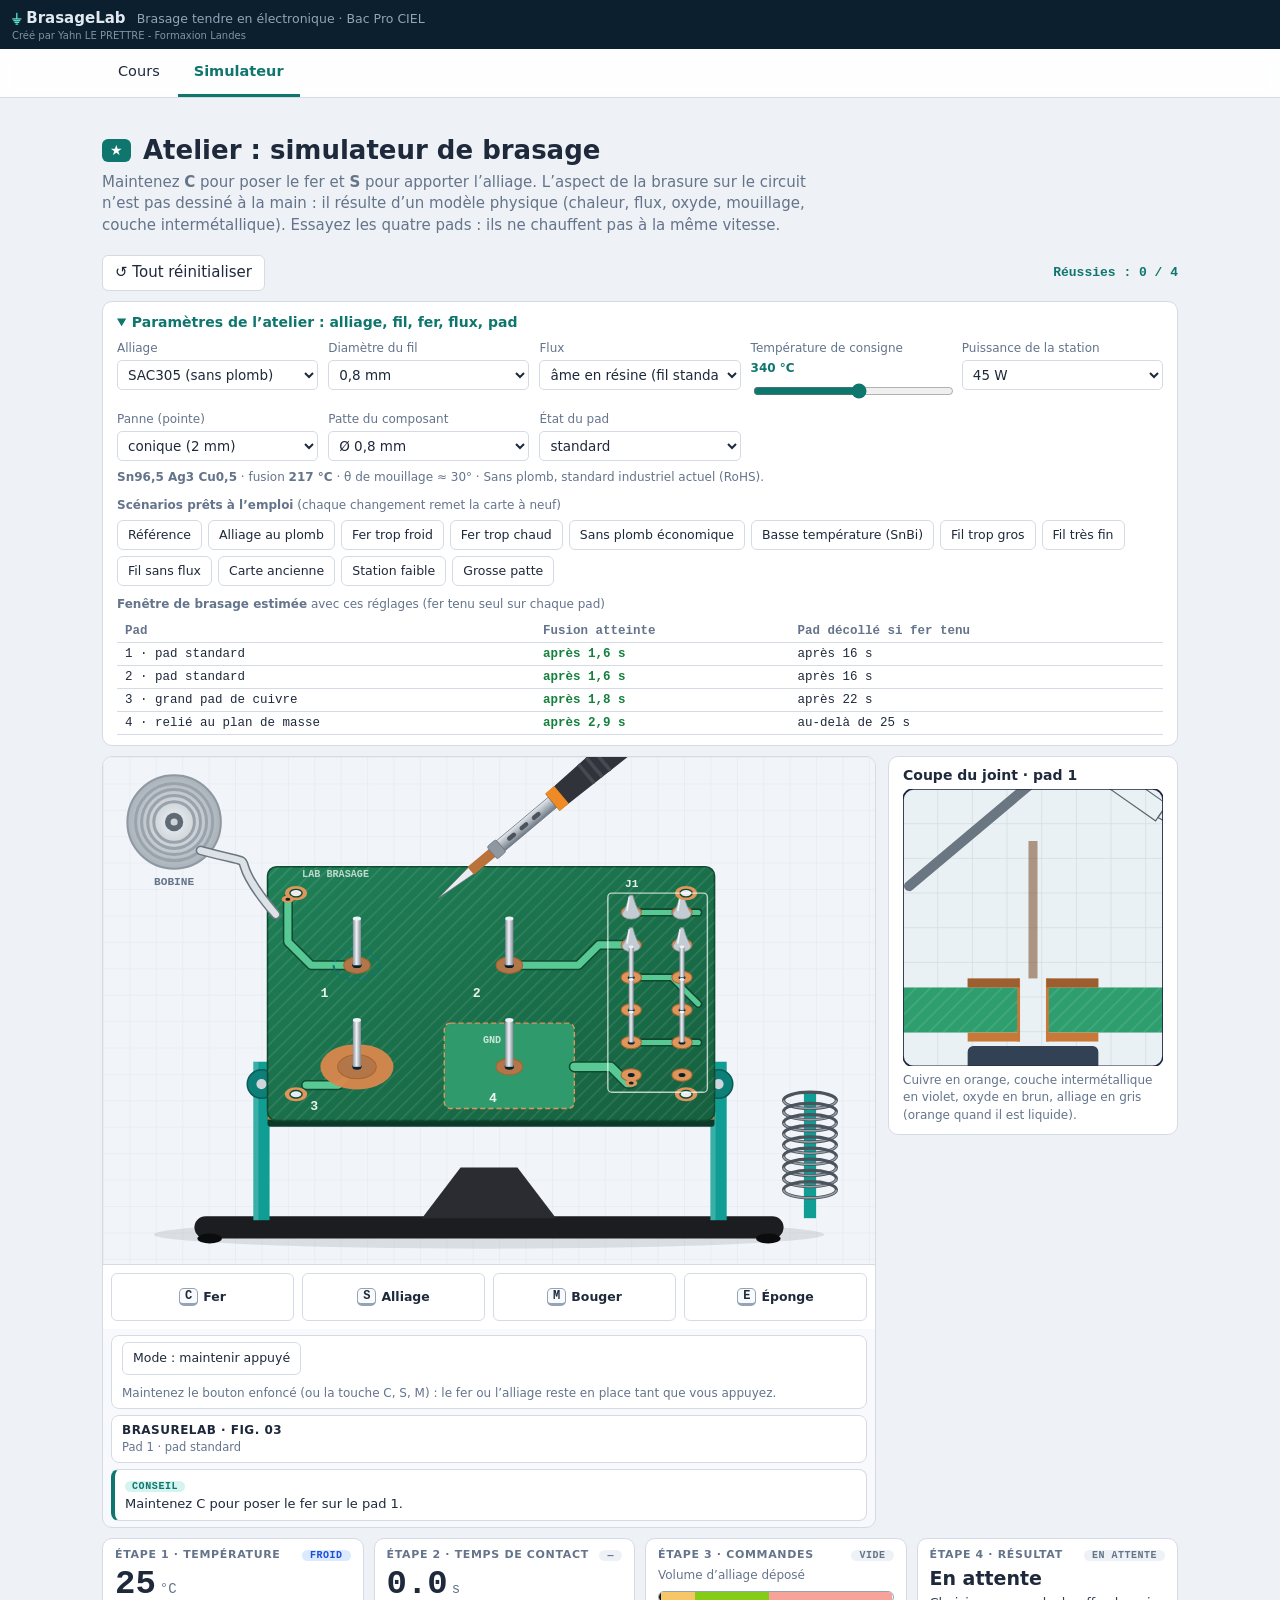
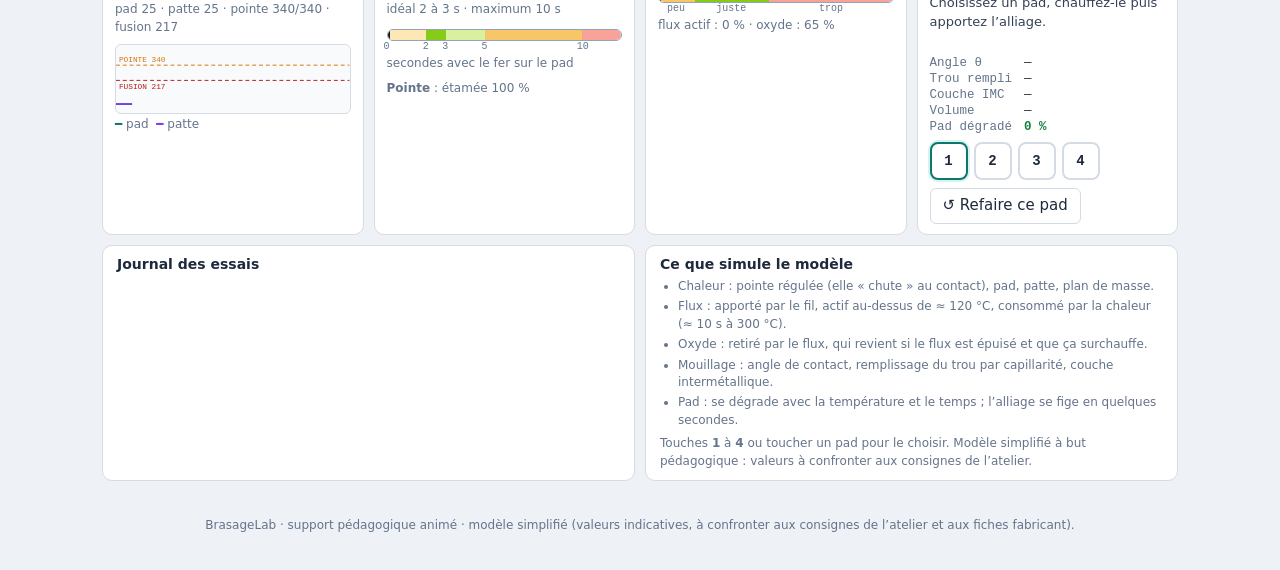
<file: simulateur.html>
<!DOCTYPE html>
<html lang="fr">
<head>
<meta charset="utf-8">
<meta name="viewport" content="width=device-width, initial-scale=1">
<title>BrasageLab – Simulateur de brasage · Bac Pro CIEL</title>
<meta name="author" content="Yahn LE PRETTRE - Formaxion Landes">
<style>:root{--bg:#eef1f5;--card:#fff;--panel:#fff;--ink:#1e293b;--mute:#64748b;--muted:#64748b;--line:#d5dbe4;--pcb:#0f766e;--pcb-d:#0b1f2e;--brand:#0f766e;--brand2:#d5f3ef;--cu:#c8793a;--sn:#aeb8c0;--hot:#e5472b;--ok:#15803d;--warn:#b45309;--bad:#b91c1c;--err:#b91c1c;--top:#0b1f2e;--mono:ui-monospace,SFMono-Regular,Menlo,Consolas,"Liberation Mono",monospace}

*{box-sizing:border-box}
html{scroll-behavior:smooth}
body{margin:0;background:var(--bg);color:var(--ink);font:16px/1.55 system-ui,system-ui,sans-serif}
h1,h2,h3{font-family:system-ui,sans-serif;line-height:1.15;margin:0}
.wrap{max-width:980px;margin:0 auto;padding:0 18px}



.tag{display:inline-block;font:500 12px ui-monospace,monospace;letter-spacing:.06em;text-transform:uppercase;background:#ffffff1f;border-radius:99px;padding:4px 12px}






section{padding:34px 0 8px}
section h2{font-size:clamp(22px,4.5vw,30px);margin-bottom:6px;display:flex;gap:12px;align-items:center}
section h2 .n{font:500 14px ui-monospace,monospace;background:var(--pcb);color:#fff;border-radius:6px;padding:3px 8px}
.lead{color:var(--mute);margin:0 0 18px;max-width:720px}
.card{background:var(--card);border:1px solid var(--line);border-radius:16px;padding:18px}
.grid{display:grid;gap:12px}
.g3{grid-template-columns:repeat(auto-fit,minmax(200px,1fr))}
.g2{grid-template-columns:repeat(auto-fit,minmax(280px,1fr))}
.big{font:700 30px system-ui,sans-serif;color:var(--pcb)}
.small{font-size:13.5px;color:var(--mute)}
.callout{border-left:4px solid var(--warn);background:#fff7e6;border-radius:0 12px 12px 0;padding:12px 16px;margin-top:14px}
svg{display:block;width:100%;height:auto}
.stage{background:#e9efe9;border-radius:14px;border:1px solid var(--line)}
button{font:600 14px system-ui,sans-serif;cursor:pointer;border-radius:10px;border:1px solid var(--line);background:#fff;color:var(--ink);padding:10px 14px}
button:hover{border-color:var(--pcb)}
button.primary{background:var(--pcb);color:#fff;border-color:var(--pcb)}
button:focus-visible,input:focus-visible,a:focus-visible{outline:3px solid #7fd1ae;outline-offset:2px}
.ctrls{display:flex;gap:8px;flex-wrap:wrap;margin:12px 0}
.dots{display:flex;gap:6px;flex-wrap:wrap;margin:10px 0}
.dots button{width:38px;height:38px;padding:0;border-radius:99px;font-family:ui-monospace,monospace}
.dots button.on{background:var(--pcb);color:#fff;border-color:var(--pcb)}
.dots button.done{background:#d9efe4;border-color:#9fd3b9}
.info h3{font-size:22px;margin:2px 0 6px}
.chips{display:flex;gap:8px;flex-wrap:wrap;margin-top:10px}
.chip{font-size:13px;font-weight:600;border-radius:99px;padding:4px 11px;background:#eef2ef;border:1px solid var(--line)}
.chip.err{background:#fdecea;border-color:#f3bcb5;color:#8f2a1f}
.chip.ok{background:#e3f4eb;border-color:#a8d9bf;color:#0e5b3b}
.gauge{height:14px;background:#dfe5e0;border-radius:99px;position:relative;overflow:visible;margin:8px 0 22px}
.gauge i{position:absolute;left:0;top:0;bottom:0;border-radius:99px;background:linear-gradient(90deg,#4ea3d8,#f0b429,#e5472b);width:0}
.gauge b{position:absolute;top:-4px;bottom:-4px;width:2px;background:var(--ink)}
.gauge b span{position:absolute;top:22px;left:50%;transform:translateX(-50%);font:500 11px ui-monospace;white-space:nowrap}
.read{display:flex;justify-content:space-between;gap:10px;flex-wrap:wrap;font:500 13px ui-monospace,monospace}
.read em{font-style:normal;padding:2px 8px;border-radius:6px;background:#eef2ef}
.tabs{display:flex;gap:6px;flex-wrap:wrap;margin-bottom:12px}
.tabs button{padding:8px 12px;font-size:13.5px}
.tabs button.on{background:var(--ink);color:#fff;border-color:var(--ink)}
.verdict{display:inline-block;font-weight:700;font-size:13px;border-radius:6px;padding:3px 9px;color:#fff}
dl.d{margin:10px 0 0;display:grid;grid-template-columns:110px 1fr;gap:6px 12px;font-size:15px}
dl.d dt{font-weight:600;color:var(--mute)} dl.d dd{margin:0}
input[type=range]{width:100%;accent-color:var(--pcb)}
.sw{display:flex;align-items:center;gap:10px;font-weight:600}
.sw input{width:22px;height:22px;accent-color:var(--pcb)}
.q{font-weight:600;font-size:18px;margin:6px 0 12px}
.opt{display:block;width:100%;text-align:left;margin-bottom:8px;font-weight:500}
.opt.good{background:#e3f4eb;border-color:var(--ok)} .opt.bad{background:#fdecea;border-color:var(--bad)}
.fb{margin-top:10px;padding:10px 14px;border-radius:10px;background:#eef2ef;display:none}
footer{padding:36px 0 50px;color:var(--mute);font-size:13.5px}
@media(max-width:520px){dl.d{grid-template-columns:1fr}}
@media(prefers-reduced-motion:reduce){html{scroll-behavior:auto}}


*{box-sizing:border-box}
html,body{margin:0}
body{font:14px/1.45 system-ui,-apple-system,"Segoe UI",Roboto,"Helvetica Neue",Arial,sans-serif;color:var(--ink);background:var(--bg);-webkit-text-size-adjust:100%}
button,input,select{font:inherit;color:inherit}
button{background:#fff;border:1px solid var(--line);border-radius:6px;padding:6px 12px;cursor:pointer}
button:hover{background:#f1f5f9}
button:focus-visible,select:focus-visible,summary:focus-visible{outline:2px solid var(--brand);outline-offset:2px}
button.primary{background:var(--brand);border-color:var(--brand);color:#fff}button.primary:hover{background:#0d5f58}
select{border:1px solid var(--line);border-radius:5px;padding:5px 6px;background:#fff}
.mono{font-family:var(--mono)}.muted{color:var(--muted)}.small{font-size:12px}
#top{background:var(--top);color:#e2e8f0;display:flex;align-items:center;gap:10px 16px;padding:8px 12px;flex-wrap:wrap}
#top button{background:#16324a;border-color:#27475f;color:#e2e8f0}#top button:hover{background:#27475f}
#top select{background:#16324a;border-color:#27475f;color:#e2e8f0}
.brand{font-weight:700;font-size:15px}.brand small{font-weight:400;color:#94a3b8;margin-left:6px}.logo{color:#5eead4}
.credit{display:block;font-size:10px;font-weight:400;color:#7f93a6;line-height:1.1}
.grp{display:flex;align-items:center;gap:8px;flex-wrap:wrap}.grp label{font-size:12px;color:#cbd5e1}
.score{margin-left:auto;font-family:var(--mono);color:#5eead4;font-size:13px}
.wrap{max-width:1100px;margin:0 auto;padding:12px}
.stage{position:relative;border:1px solid var(--line);border-radius:10px;overflow:hidden;background:#f7f9fc;touch-action:manipulation}
.stage svg{display:block;width:100%;height:auto}
.ov{position:absolute;left:8px;pointer-events:none;background:#fff;border:1px solid var(--line);border-radius:8px;box-shadow:0 2px 8px rgba(15,23,42,.12);padding:6px 10px;max-width:46%}
.ov.t{top:8px}.ov.t b{display:block;font-size:12px;letter-spacing:.04em;text-transform:uppercase}.ov.t span{font-size:11.5px;color:var(--muted)}
.ov.h{top:62px;border-left:4px solid var(--brand);font-size:13px}
.ov.h i{display:inline-block;font-style:normal;font:700 10px var(--mono);letter-spacing:.06em;background:var(--brand2);color:var(--brand);border-radius:10px;padding:0 7px;margin-bottom:2px}
.ov.h.bad{border-left-color:var(--err)}.ov.h.bad i{background:#fee2e2;color:var(--err)}
.ov.h.good{border-left-color:var(--ok)}.ov.h.good i{background:#dcfce7;color:var(--ok)}
.ov.h.warn{border-left-color:var(--warn)}.ov.h.warn i{background:#ffedd5;color:var(--warn)}
.ov.s{left:auto;right:8px;bottom:8px;top:auto;font:11px var(--mono);color:var(--muted);padding:3px 8px}
.hud{display:grid;gap:10px;grid-template-columns:repeat(4,1fr);margin-top:10px}
.bay{background:var(--panel);border:1px solid var(--line);border-radius:10px;padding:10px 12px;min-width:0}
.bay h3{margin:0 0 6px;font-size:11px;letter-spacing:.06em;text-transform:uppercase;color:var(--muted);display:flex;justify-content:space-between;align-items:center;gap:6px}
.badge{display:inline-block;border-radius:10px;padding:0 8px;font:700 10px var(--mono);letter-spacing:.05em;text-transform:uppercase}
.b-cold{background:#dbeafe;color:#1d4ed8}.b-warm{background:#ffedd5;color:var(--warn)}.b-melt{background:#fee2e2;color:var(--err)}
.b-idle{background:#eef2f7;color:var(--muted)}.b-ok{background:#dcfce7;color:var(--ok)}.b-bad{background:#fee2e2;color:var(--err)}
.num{font:700 34px/1 var(--mono)}.num small{font-size:14px;font-weight:500;color:var(--muted);margin-left:4px}
.zones{display:flex;height:12px;border-radius:6px;overflow:hidden;border:1px solid #94a3b8;margin-top:10px;position:relative}
.zones i{display:block;height:100%}
.mk{position:absolute;top:-4px;bottom:-4px;width:3px;background:#0f172a;border-radius:2px;left:0}
.ticks{position:relative;height:14px;font:10px var(--mono);color:var(--muted)}.ticks span{position:absolute;transform:translateX(-50%)}
.hold{display:flex;gap:8px;margin-bottom:10px}
.hold button{flex:1;display:flex;align-items:center;gap:8px;justify-content:flex-start;padding:10px;min-height:52px;touch-action:none;user-select:none;-webkit-user-select:none;font-weight:600}
.hold button kbd{font:700 14px var(--mono);border:1px solid #94a3b8;border-bottom-width:3px;border-radius:5px;padding:1px 7px;background:#f8fafc}
.hold button.on{background:var(--brand);border-color:var(--brand);color:#fff}.hold button.on kbd{color:var(--ink)}
.rname{font-size:19px;font-weight:700;line-height:1.2}
.rdesc{margin:4px 0 8px;color:#334155;font-size:13px;min-height:54px}
.pads{display:flex;gap:6px;flex-wrap:wrap}
.pchip{width:38px;height:38px;border-radius:8px;border:2px solid var(--line);background:#fff;font:700 14px var(--mono);padding:0;position:relative}
.pchip.sel{border-color:var(--brand);box-shadow:0 0 0 2px var(--brand2)}
.pchip.ok{background:#dcfce7;border-color:var(--ok)}.pchip.ko{background:#fee2e2;border-color:var(--err)}
.row{display:flex;gap:8px;margin-top:8px;flex-wrap:wrap}
.cols{display:grid;gap:10px;grid-template-columns:1fr 1fr;margin-top:10px}
.panel{background:var(--panel);border:1px solid var(--line);border-radius:10px;padding:10px 14px}
.panel h2{margin:0 0 6px;font-size:14px}
.log{font:12px var(--mono);max-height:180px;overflow:auto}.log div{padding:2px 0;border-bottom:1px dotted #e5e9f0}
.log .ok{color:var(--ok)}.log .ko{color:var(--err)}
details summary{cursor:pointer;font-weight:600;color:var(--brand)}
ul.k{margin:6px 0 0 18px;padding:0}ul.k li{margin:3px 0}
footer{color:var(--muted);font-size:12px;padding:6px 12px 24px;text-align:center}
@media(max-width:900px){.hud{grid-template-columns:1fr 1fr}.cols{grid-template-columns:1fr}}
@media(max-width:560px){.hud{grid-template-columns:1fr}.ov{max-width:60%}.ov.h{top:56px}}

.coach{border-left:4px solid var(--warn);margin-bottom:10px}
.coach h2{font-size:16px;margin:0 0 6px}.coach h4{margin:4px 0;font-size:12px;letter-spacing:.05em;text-transform:uppercase;color:var(--muted)}
.coach ul{margin:0;padding-left:18px;font-size:13.5px;line-height:1.45}.coach li{margin-bottom:4px}
.coach .cgrid{display:grid;grid-template-columns:1fr 1fr;gap:6px 18px}
.coach .row{margin-top:8px;display:flex;gap:8px;flex-wrap:wrap}
.coach button.primary{background:var(--brand);border-color:var(--brand);color:#fff;font-weight:600}
@media(max-width:700px){.coach .cgrid{grid-template-columns:1fr}}

.simstage .ov.mode{display:flex;gap:10px;align-items:center;flex-wrap:wrap}.ov.mode button{font-size:12.5px;padding:6px 10px;pointer-events:auto}
.simhold button{min-width:0!important;padding:8px 4px!important;gap:5px!important;justify-content:center!important;font-size:12.5px!important}
.simhold button kbd{padding:0 5px!important;font-size:12px!important}

body{font-size:15px}
.wrap{max-width:1100px}
nav.tabs2{position:sticky;top:0;z-index:30;background:#ffffffee;backdrop-filter:blur(6px);border-bottom:1px solid var(--line)}
nav.tabs2 .wrap{display:flex;gap:2px;overflow-x:auto;padding:0 12px;scrollbar-width:none}
nav.tabs2 a{white-space:nowrap;text-decoration:none;color:var(--ink);font-size:13.5px;padding:10px 12px;border-bottom:3px solid transparent}
nav.tabs2 a:hover{color:var(--brand);border-bottom-color:var(--brand)}
section{padding:26px 0 6px}
section h2{font-size:clamp(20px,4vw,26px)}
section h2 .n{border-radius:6px}
.card,.panel,.bay,.stage{border-radius:10px}
.stage{background:#f7f9fc}
.toolbar{display:flex;gap:10px;align-items:center;flex-wrap:wrap;margin:0 0 10px}
.toolbar .score{margin-left:auto;font:13px var(--mono);color:var(--brand);font-weight:700}
.kv{display:grid;grid-template-columns:auto 1fr;gap:2px 12px;font:12.5px var(--mono);margin-top:4px}
.kv span:nth-child(odd){color:var(--muted)}
.kv .okc{color:var(--ok);font-weight:700}.kv .wc{color:var(--warn);font-weight:700}.kv .kc{color:var(--err);font-weight:700}
.simstage .ov.t span{display:block}
.dots button,.tabs button,.opt{font-weight:600}
.simstage .hold{margin:0;padding:8px;background:#fff;border-top:1px solid var(--line);display:flex;gap:8px}.simstage .hold button{flex:1}
@media(max-width:560px){.simstage .ov{position:static;max-width:none;margin:6px 8px;box-shadow:none}.simstage .ov.s{display:none}.simstage .ov.h{margin-top:0}}
.pgrid{display:grid;gap:10px;grid-template-columns:repeat(auto-fit,minmax(200px,1fr));margin-top:8px}
.pgrid label{display:flex;flex-direction:column;gap:3px;font-size:12px;color:var(--muted)}.pgrid select{width:100%;color:var(--ink);font-size:13.5px}.pgrid b{color:var(--brand)}
details.panel{margin-bottom:10px}details.panel summary{font-size:14px}
.presets{display:flex;gap:6px;flex-wrap:wrap;margin-top:6px}.presets button{font-size:12.5px;padding:5px 10px}
table.est{border-collapse:collapse;width:100%;font:12.5px var(--mono);margin-top:6px}table.est th,table.est td{text-align:left;padding:4px 8px;border-bottom:1px solid var(--line)}table.est th{color:var(--muted);font-weight:600}
table.est .okc{color:var(--ok);font-weight:700}table.est .wc{color:var(--warn);font-weight:700}table.est .kc{color:var(--err);font-weight:700}
.hold{flex-wrap:wrap}.hold button{min-width:84px;padding:8px 6px;font-size:13px;min-height:48px}

nav.tabs2 a.on{color:var(--brand);border-bottom-color:var(--brand);font-weight:700}
nav.tabs2 a{font-size:14.5px;padding:12px 16px}
.cta{border-left:4px solid var(--brand)}.btn{display:inline-block;background:var(--brand);color:#fff;text-decoration:none;font-weight:700;padding:10px 16px;border-radius:8px}
.simwrap{display:grid;grid-template-columns:minmax(0,1fr) 290px;gap:12px;align-items:start;margin-bottom:10px}
.cutcard h3{margin:0 0 6px;font-size:14px}.cutcard svg{display:block;width:100%;height:auto}
@media(max-width:820px){.simwrap{grid-template-columns:1fr}.cutcard svg{max-width:340px;margin:0 auto}}
.simstage .ov{position:static;max-width:none;margin:6px 8px;box-shadow:none}.simstage .ov.s{display:none}.simstage .ov.h{margin-top:0}
</style>
</head>
<body>
<header id="top">
  <div class="brand"><span class="logo" aria-hidden="true">⏚</span> BrasageLab <small>Brasage tendre en électronique · Bac Pro CIEL</small><span class="credit">Créé par Yahn LE PRETTRE - Formaxion Landes</span></div>
</header>
<nav class="tabs2"><div class="wrap">
  <a href="index.html">Cours</a><a href="simulateur.html" class="on" aria-current="page">Simulateur</a>
</div></nav>
<main class="wrap">
<section id="atelier">
  <h2><span class="n">★</span>Atelier : simulateur de brasage</h2>
  <p class="lead">Maintenez <b>C</b> pour poser le fer et <b>S</b> pour apporter l’alliage. L’aspect de la brasure sur le circuit n’est pas dessiné à la main : il résulte d’un modèle physique (chaleur, flux, oxyde, mouillage, couche intermétallique). Essayez les quatre pads : ils ne chauffent pas à la même vitesse.</p>
  <div class="toolbar">
    <button id="resetAll">↺ Tout réinitialiser</button>
    <span class="score" id="score">Réussies : 0 / 4</span>
  </div>
  <details class="panel" id="params" open>
    <summary>Paramètres de l’atelier : alliage, fil, fer, flux, pad</summary>
    <div class="pgrid">
      <label>Alliage<select id="pAlloy"><option value="sac">SAC305 (sans plomb)</option><option value="sac0307">SAC0307 (sans plomb éco)</option><option value="sncu">Sn99,3Cu0,7 (sans plomb éco)</option><option value="snpb">Sn63/Pb37 (au plomb)</option><option value="snbi">Sn42/Bi58 (basse température)</option></select></label>
      <label>Diamètre du fil<select id="pWire"><option value="0.5">0,5 mm</option><option value="0.8">0,8 mm</option><option value="1">1,0 mm</option><option value="1.5">1,5 mm</option></select></label>
      <label>Flux<select id="pFlux"><option value="core">âme en résine (fil standard)</option><option value="none">fil plein, sans flux</option><option value="gel">âme + flux gel sur le pad</option></select></label>
      <label>Température de consigne <b id="pSetV">340 °C</b><input type="range" id="pSet" min="250" max="420" step="10" value="340"></label>
      <label>Puissance de la station<select id="pPower"><option value="25">25 W (entrée de gamme)</option><option value="45">45 W</option><option value="80">80 W</option></select></label>
      <label>Panne (pointe)<select id="pTip"><option value="fine">fine (1 mm)</option><option value="cone">conique (2 mm)</option><option value="chisel">burin (3,5 mm)</option></select></label>
      <label>Patte du composant<select id="pLead"><option value="0.6">Ø 0,6 mm</option><option value="0.8">Ø 0,8 mm</option><option value="1.2">Ø 1,2 mm</option></select></label>
      <label>État du pad<select id="pPad"><option value="new">neuf</option><option value="std">standard</option><option value="old">ancien, oxydé</option></select></label>
    </div>
    <p class="small" id="alloyNote" style="margin:8px 0 0"></p>
    <div class="small muted" style="margin-top:10px"><b>Scénarios prêts à l’emploi</b> (chaque changement remet la carte à neuf)</div>
    <div class="presets" id="presets"></div>
    <p class="small" id="presetNote" style="margin:8px 0 0"></p>
    <div class="small muted" style="margin-top:10px"><b>Fenêtre de brasage estimée</b> avec ces réglages (fer tenu seul sur chaque pad)</div>
    <table class="est" id="est"></table>
  </details>
  <div class="simwrap">
  <div class="stage simstage" id="simstage">
    <svg id="scene" viewBox="0 0 760 500" role="img" aria-label="Circuit imprimé tenu par un support mains libres, pastilles, pistes et pattes qui dépassent, fer à braser et fil d’alliage">
      <defs>
        <linearGradient id="legg2" x1="0" x2="1"><stop offset="0" stop-color="#8a949e"/><stop offset=".45" stop-color="#eef1f4"/><stop offset="1" stop-color="#7d8791"/></linearGradient>
        <linearGradient id="tipg2" x1="0" x2="0" y1="0" y2="1"><stop offset="0" stop-color="#f4f6f8"/><stop offset=".6" stop-color="#bcc5cd"/><stop offset="1" stop-color="#79848f"/></linearGradient>
        <linearGradient id="sleeve" x1="0" x2="0" y1="0" y2="1"><stop offset="0" stop-color="#e5e9ec"/><stop offset=".5" stop-color="#aab3bb"/><stop offset="1" stop-color="#6f7983"/></linearGradient>
        <linearGradient id="maskg" x1="0" x2="1" y1="0" y2="1"><stop offset="0" stop-color="#1f8057"/><stop offset="1" stop-color="#15603f"/></linearGradient>
        <linearGradient id="solg" x1="0" x2="1"><stop offset="0" stop-color="#aab3bb"/><stop offset=".4" stop-color="#f1f4f6"/><stop offset="1" stop-color="#9aa4ad"/></linearGradient>
        <radialGradient id="heatg"><stop offset="0" stop-color="#ff7a1a" stop-opacity=".95"/><stop offset=".5" stop-color="#ff7a1a" stop-opacity=".35"/><stop offset="1" stop-color="#ff7a1a" stop-opacity="0"/></radialGradient>
        <radialGradient id="reelg"><stop offset="0" stop-color="#eef1f4"/><stop offset="1" stop-color="#a9b2ba"/></radialGradient>
        <filter id="glow" x="-50%" y="-50%" width="200%" height="200%"><feGaussianBlur stdDeviation="6"/></filter>
        <pattern id="fr4" width="9" height="9" patternUnits="userSpaceOnUse" patternTransform="rotate(45)"><line x1="0" y1="0" x2="0" y2="9" stroke="#fff" stroke-opacity=".1" stroke-width="3"/></pattern>
        <pattern id="bench" width="26" height="26" patternUnits="userSpaceOnUse"><rect width="26" height="26" fill="#f1f4f8"/><path d="M26 0H0V26" fill="none" stroke="#e3e8ef" stroke-width="1"/></pattern>
      </defs>
      <rect width="760" height="500" fill="url(#bench)"/>
      <g id="board"></g>
      <g id="pads"></g>
      <g id="sSmoke"></g>
      <g id="reel">
        <circle cx="70" cy="64" r="46" fill="url(#reelg)" stroke="#8f98a1" stroke-width="2"/>
        <g fill="none" stroke="#9aa3ab" stroke-width="3"><circle cx="70" cy="64" r="38"/><circle cx="70" cy="64" r="32"/><circle cx="70" cy="64" r="26"/><circle cx="70" cy="64" r="20"/></g>
        <circle cx="70" cy="64" r="9" fill="#5f6a75"/><circle cx="70" cy="64" r="3.5" fill="#cfd5da"/>
        <text x="70" y="126" text-anchor="middle" font-size="11" font-weight="700" font-family="ui-monospace,Menlo,Consolas,monospace" fill="#64748b">BOBINE</text>
      </g>
      <path id="wireOut" d="" fill="none" stroke="#6b7683" stroke-width="9" stroke-linecap="round"/>
      <path id="wireIn" d="" fill="none" stroke="#dde2e7" stroke-width="6" stroke-linecap="round"/>
      <g id="sIron"><g transform="rotate(-40)">
        <polygon id="tipPoly" points="0,0 60,-6 60,6" fill="url(#tipg2)" stroke="#6a7480" stroke-width="1"/>
        <rect id="tipShank" x="58" y="-7" width="40" height="14" fill="#b9733a"/>
        <rect x="96" y="-11" width="16" height="22" rx="3" fill="#8f98a1" stroke="#6a7480"/>
        <rect x="112" y="-9" width="92" height="18" fill="url(#sleeve)" stroke="#6a7480"/>
        <g fill="#4b535c"><rect x="124" y="-3" width="14" height="6" rx="3"/><rect x="146" y="-3" width="14" height="6" rx="3"/><rect x="168" y="-3" width="14" height="6" rx="3"/></g>
        <path d="M204 -15 L336 -19 Q348 -19 348 -9 L348 9 Q348 19 336 19 L204 15 Z" fill="#30333a"/>
        <rect x="204" y="-15.5" width="16" height="31" fill="#f08a24"/>
        <g fill="#454951"><rect x="262" y="-17" width="5" height="34" rx="2"/><rect x="276" y="-17.5" width="5" height="35" rx="2"/><rect x="290" y="-18" width="5" height="36" rx="2"/></g>
        <path d="M348 0 q34 0 44 24 t44 24" fill="none" stroke="#1d1f23" stroke-width="5" stroke-linecap="round"/>
      </g></g>
      <g id="callouts"></g>
    </svg>
    <div class="hold simhold">
          <button id="bIron" aria-label="Maintenir pour poser le fer"><kbd>C</kbd> Fer</button>
          <button id="bWire" aria-label="Maintenir pour apporter l’alliage"><kbd>S</kbd> Alliage</button>
          <button id="bShake" aria-label="Maintenir pour bouger la carte"><kbd>M</kbd> Bouger</button>
          <button id="bClean" aria-label="Nettoyer et étamer la panne"><kbd>E</kbd> Éponge</button>
            </div>
    <div class="ov mode"><button id="bLatch" aria-pressed="false"></button><div class="small muted" id="holdHelp"></div></div>
    <div class="ov t"><b>BrasureLab · Fig. 03</b><span id="padTag">Pad 1 · pad standard</span></div>
    <div class="ov h" id="hint"><i>CONSEIL</i><div id="hintT"></div></div>
    <div class="ov s" id="stat">pad 1</div>
  </div>
  <div class="panel cutcard">
    <h3>Coupe du joint · pad <b id="cutPad">1</b></h3>
    <svg id="cut" viewBox="0 0 300 320" role="img" aria-label="Coupe du trou métallisé : brasure, pad et patte">
      <defs><clipPath id="clipC"><rect width="300" height="320" rx="12"/></clipPath></defs>
      <rect width="300" height="320" rx="12" fill="#eaf1f4"/>
      <g clip-path="url(#clipC)">
        <g stroke="#d5dfe5" stroke-width="1"><path d="M0 40H300M0 80H300M0 120H300M0 160H300M0 200H300M0 240H300M0 280H300M40 0V320M80 0V320M120 0V320M160 0V320M200 0V320M240 0V320M280 0V320"/></g>
        <g transform="translate(150 190) scale(1.3) translate(-320 -200)">
            <rect x="200" y="230" width="108" height="40" fill="#2f9e6f"/><rect x="332" y="230" width="108" height="40" fill="#2f9e6f"/>
            <rect x="200" y="230" width="108" height="40" fill="url(#fr4)"/><rect x="332" y="230" width="108" height="40" fill="url(#fr4)"/>
            <path id="iHole" d="" fill="#c5ced6"/>
            <g id="iPads" fill="#c8793a"><path id="iPadL" d="M262 222 h46 v8 h-46 Z"/><path id="iPadR" d="M332 222 h46 v8 h-46 Z"/><rect x="262" y="270" width="46" height="8"/><rect x="332" y="270" width="46" height="8"/><rect x="306" y="222" width="2.5" height="56"/><rect x="331.5" y="222" width="2.5" height="56"/></g>
            <ellipse id="iBurn" cx="368" cy="236" rx="30" ry="7" fill="#5a3a22" opacity="0"/>
            <rect id="iLead" x="316" y="100" width="8" height="205" fill="url(#legg)"/>
            <rect x="262" y="282" width="116" height="70" rx="5" fill="#334155"/>
            <g id="iOx" fill="#7a4a26" opacity=".8"><rect x="316" y="100" width="8" height="122"/><rect x="262" y="222" width="46" height="8"/><rect x="332" y="222" width="46" height="8"/></g>
            <g fill="#ff4a1c"><g id="iHeatL" opacity="0"><rect x="316" y="100" width="8" height="122"/></g><g id="iHeatP" opacity="0"><rect x="262" y="222" width="46" height="8"/><rect x="332" y="222" width="46" height="8"/></g></g>
            <path id="iGlow" d="" fill="#ff9a2e" filter="url(#glow)" opacity="0"/>
            <path id="iSolP" d="" fill="#c5ced6" stroke="#8b97a1" stroke-width="1"/>
            <path id="iImc" d="" fill="none" stroke="#7b5ea7" stroke-linecap="round" stroke-linejoin="round" opacity="0"/>
            <g id="iTip"><g transform="rotate(-145)"><polygon id="iTipPoly" points="0,0 44,-7 44,7" fill="url(#tipg)" stroke="#5b6672"/><rect x="44" y="-9" width="120" height="18" fill="url(#tipg)" stroke="#5b6672"/></g></g>
            <g id="iWire"><line x1="200" y1="-168" x2="0" y2="0" stroke="#6b7683" stroke-width="9" stroke-linecap="round"/><line x1="200" y1="-168" x2="0" y2="0" stroke="url(#wireg)" stroke-width="6" stroke-linecap="round"/></g>
          </g>
      </g>
      <rect width="300" height="320" rx="12" fill="none" stroke="#1e293b" stroke-width="2"/>
    </svg>
    <p class="small muted" style="margin:6px 0 0">Cuivre en orange, couche intermétallique en violet, oxyde en brun, alliage en gris (orange quand il est liquide).</p>
  </div>
  </div>

  <div class="panel coach" id="coach" hidden>
    <h2>Coach · <span id="cTitle"></span></h2>
    <div class="cgrid">
      <div><h4>Ce qui s’est passé</h4><ul id="cWhy"></ul></div>
      <div><h4>Comment corriger</h4><ul id="cFix"></ul></div>
    </div>
    <div class="row" id="cAct"></div>
  </div>
  <div class="hud">
    <div class="bay">
      <h3><span>Étape 1 · Température</span><span class="badge b-cold" id="tBadge">froid</span></h3>
      <div class="num" id="tNum">25<small>°C</small></div>
      <div class="small muted" id="tSub">pad · patte · pointe</div>
      <svg id="chart" viewBox="0 0 240 70" style="margin-top:8px;border:1px solid var(--line);border-radius:6px;background:#f8fafc" role="img" aria-label="Historique des températures"></svg>
      <div class="small muted" style="margin-top:2px"><b style="color:#0f766e">━</b> pad &nbsp;<b style="color:#7c3aed">━</b> patte</div>
    </div>
    <div class="bay">
      <h3><span>Étape 2 · Temps de contact</span><span class="badge b-idle" id="cBadge">—</span></h3>
      <div class="num" id="cNum">0.0<small>s</small></div>
      <div class="small muted">idéal 2 à 3 s · maximum 10 s</div>
      <div class="zones" id="zones"><i style="width:16.67%;background:#fde7b5"></i><i style="width:8.33%;background:#84cc16"></i><i style="width:16.67%;background:#d9f0a0"></i><i style="width:41.67%;background:#f6c667"></i><i style="width:16.67%;background:#f7a39a"></i><div class="mk" id="cMk"></div></div>
      <div class="ticks"><span style="left:0%">0</span><span style="left:16.67%">2</span><span style="left:25%">3</span><span style="left:41.67%">5</span><span style="left:83.33%">10</span></div>
      <div class="small muted">secondes avec le fer sur le pad</div>
      <div class="small" style="margin-top:8px"><b>Pointe</b> : <span id="tipQ">étamée 100 %</span></div>
    </div>
    <div class="bay">
      <h3><span>Étape 3 · Commandes</span><span class="badge b-idle" id="qBadge">vide</span></h3>
      <div class="small muted" style="margin-bottom:2px">Volume d’alliage déposé</div>
      <div class="zones" id="volZones" style="margin-top:6px"><i style="width:16.7%;background:#f6c667"></i><i style="width:30%;background:#84cc16"></i><i style="width:53.3%;background:#f7a39a"></i><div class="mk" id="qMk"></div></div>
      <div class="ticks" id="volTicks"><span style="left:8%">peu</span><span style="left:32%">juste</span><span style="left:73%">trop</span></div>
      <div class="small muted" id="fluxL">flux actif : 0 %</div>
    </div>
    <div class="bay">
      <h3><span>Étape 4 · Résultat</span><span class="badge b-idle" id="rBadge">en attente</span></h3>
      <div class="rname" id="rName">En attente</div>
      <div class="rdesc" id="rDesc">Choisissez un pad, chauffez-le puis apportez l’alliage.</div>
      <div class="kv" id="meas"></div>
      <div class="pads" id="padChips" style="margin-top:8px"></div>
      <div class="row"><button id="resetPad">↺ Refaire ce pad</button></div>
    </div>
  </div>
  <div class="cols">
    <div class="panel"><h2>Journal des essais</h2><div class="log" id="log"><span class="muted">Aucun essai pour le moment.</span></div></div>
    <div class="panel"><h2>Ce que simule le modèle</h2>
      <ul class="k small"><li>Chaleur : pointe régulée (elle « chute » au contact), pad, patte, plan de masse.</li>
      <li>Flux : apporté par le fil, actif au-dessus de ≈ 120 °C, consommé par la chaleur (≈ 10 s à 300 °C).</li>
      <li>Oxyde : retiré par le flux, qui revient si le flux est épuisé et que ça surchauffe.</li>
      <li>Mouillage : angle de contact, remplissage du trou par capillarité, couche intermétallique.</li>
      <li>Pad : se dégrade avec la température et le temps ; l’alliage se fige en quelques secondes.</li></ul>
      <p class="small muted" style="margin:6px 0 0">Touches <b>1</b> à <b>4</b> ou toucher un pad pour le choisir. Modèle simplifié à but pédagogique : valeurs à confronter aux consignes de l’atelier.</p>
    </div>
  </div>
</section>

</main>
<footer><div class="wrap">BrasageLab · support pédagogique animé · modèle simplifié (valeurs indicatives, à confronter aux consignes de l’atelier et aux fiches fabricant).</div></footer>
<script>
/* Modèle physique simplifié d'un brasage manuel sur trou métallisé (paramètres localisés) */
var Phys=(function(){
  var AMB=25,GAMB_T=0.015,VMAX=12;
  var CP=0.30,CL0=0.06,GLP0=0.35,GPA=0.03,GLA=0.03;
  var CFG=[{n:'Pad standard',gpl:0.02},{n:'Pad standard',gpl:0.02},{n:'Grand pad de cuivre',gpl:0.045},{n:'Relié au plan de masse',gpl:0.09}];
  var ALLOY={
    sac:{n:'SAC305',comp:'Sn96,5 Ag3 Cu0,5',melt:217,thc:30,imcK:1.0,tauW:0.5,rho:7.4,L:60,note:'Sans plomb, standard industriel actuel (RoHS).'},
    sac0307:{n:'SAC0307',comp:'Sn99 Ag0,3 Cu0,7',melt:227,thc:36,imcK:1.1,tauW:0.6,rho:7.3,L:60,note:'Sans plomb économique : fond plus haut et mouille moins bien.'},
    sncu:{n:'Sn99,3Cu0,7',comp:'Sn99,3 Cu0,7',melt:227,thc:40,imcK:1.2,tauW:0.7,rho:7.3,L:60,note:'Sans plomb très économique : mouillage le plus médiocre.'},
    snpb:{n:'Sn63/Pb37',comp:'Sn63 Pb37 (eutectique)',melt:183,thc:18,imcK:0.8,tauW:0.35,rho:8.4,L:47,note:'Contient du plomb (usage restreint) : fond bas, mouille très bien.'},
    snbi:{n:'Sn42/Bi58',comp:'Sn42 Bi58',melt:138,thc:22,imcK:0.5,tauW:0.4,rho:8.7,L:45,note:'Basse température pour composants sensibles ; joint plus fragile.'}
  };
  var TIPS={fine:{g:0.55,ct:2.0,n:'fine (1 mm)'},cone:{g:1,ct:3.5,n:'conique (2 mm)'},chisel:{g:1.6,ct:6,n:'burin (3,5 mm)'}};
  var PADS={new:0.2,std:0.65,old:0.95};
  function params(S){
    var A=ALLOY[S.alloy],T=TIPS[S.tip],rl=S.leadD/2,lk=Math.pow(S.leadD/0.8,2);
    var hole=Math.PI*((rl+0.17)*(rl+0.17)-rl*rl)*1.6;
    return {S:S,A:A,set:S.set,pmax:S.power,vfeed:Math.PI*S.wireD*S.wireD/4*8,gtip:T.g,ct:T.ct,O0:PADS[S.pad],F0:S.flux==='gel'?0.6:0,
      fluxMode:S.flux,kF:S.flux==='gel'?0.02:0.03,rl:rl,hole:hole,lk:lk,gl:Math.sqrt(lk)};
  }
  function vrange(P){return [P.hole+1.0,P.hole+4.8]}
  function newJoint(i,P){return {i:i,Tp:AMB,Tl:AMB,V:0,W:0,O:P.O0,F:P.F0,H:0,imcEq:0,D:0,tc:0,tmax:AMB,th:140,hadLiq:false,coolT:0,disturbed:false,res:null,active:false,idle:0,frozen:false}}
  function newTip(P){return {T:P.set,Q:1}}
  function thetaNow(j,P){
    var liq=P.A.melt,Tj=Math.min(j.Tp,j.Tl);
    var w=j.W*Math.max(0,1-j.O*1.5);
    var th=140+(P.A.thc-140)*w;
    th+=Math.max(0,(liq+25-Tj)/25)*18*(w>0?1:0);
    return Math.max(15,Math.min(150,th));
  }
  function imc(j,P){return j.imcEq>0?0.75*P.A.imcK*Math.sqrt(j.imcEq):0}
  function step(j,tip,u,dt,P){
    var A=P.A,liq=A.melt,cfg=CFG[j.i],n=4,h=dt/n;
    var iron=u.iron&&!j.res,wire=u.wire&&!j.res;
    var CL=CL0*P.lk,GLP=GLP0*P.gl;
    for(var s=0;s<n;s++){
      var Tj=Math.min(j.Tp,j.Tl);
      var bridge=(j.V>0.2&&Tj>liq-5)?1.7:1;
      var Gtp=iron?0.20*tip.Q*bridge*P.gtip:0,Gtl=iron?0.12*tip.Q*bridge*P.gtip*P.gl:0;
      var qp=Gtp*(tip.T-j.Tp),ql=Gtl*(tip.T-j.Tl);
      var qmp=0,qml=0,qmt=0;
      if(wire){
        var viaPad=Tj>=liq-3,viaTip=iron&&tip.T>=liq;
        if(j.V<VMAX&&(viaPad||viaTip)){
          var dv=P.vfeed*h;
          j.V+=dv;j.active=true;
          var Tm=viaPad?(j.Tp+j.Tl)/2:tip.T;
          var hm=dv*A.rho*1e-3*(0.23*(Tm-AMB)+A.L);
          var fg=P.fluxMode==='none'?0:0.45*dv;
          if(viaPad){qmp=hm*0.6/h;qml=hm*0.4/h;j.F=Math.min(1,j.F+fg)}
          else{qmt=hm/h;j.F=Math.min(1,j.F+fg*0.27)}
        }
      }
      j.Tp+=h*(qp+GLP*(j.Tl-j.Tp)-(GPA+cfg.gpl)*(j.Tp-AMB)-qmp)/CP;
      j.Tl+=h*(ql+GLP*(j.Tp-j.Tl)-GLA*(j.Tl-AMB)-qml)/CL;
      var heat=Math.min(P.pmax,30*(P.set-tip.T));
      if(iron)tip.T+=h*(heat-qp-ql-qmt-GAMB_T*(tip.T-AMB))/P.ct;
      else tip.T+=h*(heat-GAMB_T*(tip.T-AMB))/P.ct;
    }
    if(iron){j.tc+=dt;j.active=true;j.idle=0}else if(j.active)j.idle+=dt;
    var Tj2=Math.min(j.Tp,j.Tl),Tavg=(j.Tp+j.Tl)/2;
    if(j.Tp>j.tmax)j.tmax=j.Tp;
    if(j.F>0){
      var act=j.F*Math.max(0,Math.min(1,(Tavg-120)/60));
      j.O=Math.max(0,j.O-act*1.3*dt);
      if(Tj2>110)j.F=Math.max(0,j.F-j.F*P.kF*Math.exp((j.Tp-200)/55)*dt);
    }else if(j.Tp>200){
      j.O=Math.min(1,j.O+0.02*Math.exp((j.Tp-250)/60)*dt);
    }
    var liquid=j.V>0.05&&Tj2>=liq;
    if(liquid){
      j.hadLiq=true;j.th=thetaNow(j,P);
      var clean=Math.max(0,1-j.O*1.5);
      j.W+=(1-j.W)*clean*dt/A.tauW;
      if(j.W>0.3&&j.Tp>=liq+5){var maxH=Math.min(1,j.V/P.hole);if(j.H<maxH)j.H=Math.min(maxH,j.H+1.1*j.W*dt)}
      j.imcEq+=dt*Math.exp(0.045*(Tj2-(A.melt+33)));
    }
    if(j.Tp>180)j.D+=8e-6*(j.Tp-180)*(j.Tp-180)*dt;
    var hot=Tj2>=liq;
    if(j.V>0.05&&!iron&&!wire){if(!hot)j.coolT+=dt}else j.coolT=0;
    if(u.shake&&j.V>0.3&&j.hadLiq&&Tj2<liq&&Tj2>liq-30&&!j.res)j.disturbed=true;
    j.frozen=(j.V>0.05&&Tj2<liq-12);
  }
  function measures(j,P){
    return {theta:j.th,fill:j.V>0?Math.min(1,j.H/Math.min(1,j.V/P.hole)):0,imc:imc(j,P),V:j.V,D:j.D,Tmax:j.tmax,W:j.W,O:j.O};
  }
  function classify(j,P){
    var m=measures(j,P),vr=vrange(P);
    if(j.D>=1)return 'lifted';
    if(j.disturbed)return 'disturbed';
    if(m.theta>=95)return 'cold';
    if(m.V<vr[0])return 'few';
    if(m.V>vr[1])return 'excess';
    if(m.imc>3.4||j.D>0.55)return 'overheat';
    if(m.theta>50||m.fill<0.7||m.imc<0.5)return 'dry';
    return 'good';
  }
  function estimate(i,P){ // fer tenu seul sur le pad : instant de fusion et instant de dégradation
    var j=newJoint(i,P),tip=newTip(P),dt=1/30,t,tm=null,td=null;
    for(t=0;t<25;t+=dt){step(j,tip,{iron:true,wire:false,shake:false},dt,P);
      if(tm===null&&Math.min(j.Tp,j.Tl)>=P.A.melt+8)tm=t;
      if(j.D>=1){td=t;break}}
    return {tm:tm,td:td,tmax:j.tmax};
  }
  return {CFG:CFG,ALLOY:ALLOY,TIPS:TIPS,PADS:PADS,VMAX:VMAX,AMB:AMB,params:params,vrange:vrange,newJoint:newJoint,newTip:newTip,step:step,measures:measures,classify:classify,imc:imc,estimate:estimate};
})();
if(typeof module!=='undefined')module.exports=Phys;

</script>
<script>
(function(){
"use strict";
const $=s=>document.querySelector(s);
const NS='http://www.w3.org/2000/svg';
const clamp=(v,a,b)=>Math.max(a,Math.min(b,v));
const lerp=(a,b,t)=>a+(b-a)*t;
const sstep=x=>{x=clamp(x,0,1);return x*x*(3-2*x)};
function mix(c1,c2,t){t=clamp(t,0,1);const p=c=>[1,3,5].map(i=>parseInt(c.slice(i,i+2),16));const a=p(c1),b=p(c2);return '#'+a.map((v,i)=>Math.round(lerp(v,b[i],t)).toString(16).padStart(2,'0')).join('')}
function el(tag,attrs,parent){const e=document.createElementNS(NS,tag);for(const k in attrs)e.setAttribute(k,attrs[k]);if(parent)parent.appendChild(e);return e}

/* ---------- état ---------- */
const BASE={alloy:'sac',wireD:.8,flux:'core',set:340,power:45,tip:'cone',leadD:.8,pad:'std'};
let S=Object.assign({},BASE),P=Phys.params(S),VR=Phys.vrange(P),tip=Phys.newTip(P),joints=[0,1,2,3].map(i=>Phys.newJoint(i,P)),sel=0;
const u={iron:false,wire:false,shake:false};
const liq=()=>P.A.melt;
const journal=[],hist=[];

/* ---------- carte : vue de dessus légèrement inclinée, support mains libres ---------- */
const K=10;                       // px par mm
const RY=.62;                     // écrasement vertical des ellipses (inclinaison)
const POS=[[250,205],[400,205],[250,305],[400,305]];
const PADR=[13,13,19,13];
const LABOFF=[[-80,-96],[10,-96],[-80,34],[28,30]];
const mono='ui-monospace,Menlo,Consolas,monospace';
(function(){
  const g=$('#board');
  // support mains libres : base en croix, montants, mâchoires crantées, repose-fer à ressort
  el('ellipse',{cx:380,cy:470,rx:330,ry:14,fill:'#0b1f2e',opacity:.10},g);
  el('rect',{x:90,y:452,width:580,height:22,rx:11,fill:'#1c1d20'},g);
  el('polygon',{points:'352,404 408,404 446,454 314,454',fill:'#2a2c31'},g);
  [[96,466],[646,466]].forEach(([x,y])=>el('ellipse',{cx:x+9,cy:y+8,rx:12,ry:5,fill:'#0b0c0e'},g));
  [156,606].forEach(x=>{
    el('rect',{x:x-8,y:300,width:16,height:156,fill:'#0f9d94'},g);
    el('rect',{x:x-8,y:300,width:5,height:156,fill:'#fff',opacity:.18},g);
    el('circle',{cx:x,cy:322,r:14,fill:'#0b7f78',stroke:'#085c57','stroke-width':1.5},g);
    el('circle',{cx:x,cy:322,r:5,fill:'#cfd5da'},g);
  });
  // repose-fer à ressort (à droite)
  el('rect',{x:690,y:330,width:12,height:124,fill:'#0f9d94'},g);
  for(let i=0;i<9;i++){const y=338+i*11;el('ellipse',{cx:696,cy:y,rx:26,ry:8,fill:'none',stroke:'#4b535c','stroke-width':3.2},g);el('path',{d:`M670 ${y} A26 8 0 0 0 722 ${y}`,fill:'none',stroke:'#aab3bb','stroke-width':1.5,opacity:.8},g)}
  // carte : tranche, face, masque vert
  el('rect',{x:162,y:350,width:440,height:14,rx:3,fill:'#0d3a28'},g);
  el('rect',{x:162,y:354,width:440,height:3,fill:'#c8a15a',opacity:.8},g);
  el('rect',{x:162,y:108,width:440,height:250,rx:9,fill:'url(#maskg)',stroke:'#0f4a30','stroke-width':1.6},g);
  el('rect',{x:162,y:108,width:440,height:250,rx:9,fill:'url(#fr4)'},g);
  // plan de masse (pad 4)
  el('rect',{x:336,y:262,width:128,height:84,rx:6,fill:'#2f9a6c',stroke:'#e0955a','stroke-width':1.4,'stroke-dasharray':'5 3'},g);
  // pistes (cuivre sous le vernis)
  const tr=(d,w)=>{el('path',{d,fill:'none',stroke:'#0f4a30','stroke-width':(w||7)+3,'stroke-linecap':'round','stroke-linejoin':'round'},g);el('path',{d,fill:'none',stroke:'#58c995','stroke-width':w||7,'stroke-linecap':'round','stroke-linejoin':'round'},g)};
  tr('M250 205 H205 L182 182 V140');
  tr('M400 205 H468 L488 185 H520');
  tr('M250 305 L232 323 H200');
  tr('M464 305 H500 L516 321 H520',8);
  tr('M520 153 H586',5);tr('M520 217 H560 L586 243',5);tr('M520 281 H586',5);
  // pastilles de l'embase (rangée de 2x5), pattes qui dépassent, certaines déjà brasées
  const HX=[520,570],HY=[153,185,217,249,281,313];
  HX.forEach((x,c)=>HY.forEach((y,r)=>{
    el('ellipse',{cx:x,cy:y,rx:10,ry:10*RY,fill:'#e0955a',stroke:'#a8642e','stroke-width':1},g);
    const done=(r<2);
    if(r<5){
      if(done){
        el('path',{d:`M${x-9} ${y+1} Q${x-5} ${y-4} ${x-1.5} ${y-17} L${x+1.5} ${y-17} Q${x+5} ${y-4} ${x+9} ${y+1} A9 5.6 0 0 1 ${x-9} ${y+1}Z`,fill:'#c3ccd3',stroke:'#8b97a1','stroke-width':.8},g);
        el('path',{d:`M${x-4} ${y-2} q1 -7 2 -13`,fill:'none',stroke:'#fff','stroke-width':1.6,'stroke-linecap':'round',opacity:.8},g);
      }else{
        el('ellipse',{cx:x,cy:y,rx:3.4,ry:2,fill:'#0b1f2e'},g);
        el('rect',{x:x-2.5,y:y-30,width:5,height:30,fill:'url(#legg2)'},g);
        el('ellipse',{cx:x,cy:y-30,rx:2.5,ry:1.4,fill:'#eef2f5'},g);
      }
    }else el('ellipse',{cx:x,cy:y,rx:3.4,ry:2,fill:'#0b1f2e'},g);
  }));
  // trous de fixation
  [[190,134],[574,134],[190,332],[574,332]].forEach(([x,y])=>{el('ellipse',{cx:x,cy:y,rx:11,ry:7,fill:'#e0955a'},g);el('ellipse',{cx:x,cy:y,rx:6,ry:3.7,fill:'#e8edf2',stroke:'#0f4a30','stroke-width':1.4},g)});
  // gros pad de cuivre nu (pad 3)
  el('ellipse',{cx:250,cy:305,rx:36,ry:36*RY,fill:'#d9874c',opacity:.95},g);
  // vias
  [[182,140],[520,321]].forEach(([x,y])=>{el('ellipse',{cx:x,cy:y,rx:6,ry:3.7,fill:'#e0955a'},g);el('ellipse',{cx:x,cy:y,rx:2.4,ry:1.5,fill:'#0b1f2e'},g)});
  // sérigraphie
  const txt=(x,y,t,s,o)=>{const e=el('text',{x,y,'font-size':s,'font-weight':700,fill:'#fff',opacity:o||.9,'font-family':mono},g);e.textContent=t;return e};
  txt(214,236,'1',13);txt(364,236,'2',13);txt(204,348,'3',13);txt(380,340,'4',13);
  txt(374,282,'GND',10,.75);txt(514,128,'J1',11);txt(196,118,'LAB BRASAGE',10,.7);
  el('rect',{x:497,y:134,width:98,height:196,rx:4,fill:'none',stroke:'#fff','stroke-width':1.4,opacity:.7},g);
})();

/* ---------- éléments des pads ---------- */
const E=[];
POS.forEach((p,i)=>{
  const g=el('g',{transform:`translate(${p[0]} ${p[1]})`},$('#pads'));
  const glow=el('ellipse',{rx:58,ry:36,fill:'url(#heatg)',opacity:0,cy:-4},g);
  const burn=el('ellipse',{rx:PADR[i]+4,ry:(PADR[i]+4)*RY,fill:'#4a2b17',opacity:0},g);
  const ring=el('ellipse',{rx:PADR[i],ry:PADR[i]*RY,fill:'#e0955a',stroke:'#a8642e','stroke-width':1},g);
  el('ellipse',{rx:4.6,ry:2.8,fill:'#0b1f2e'},g);
  const selr=el('ellipse',{rx:PADR[i]+10,ry:(PADR[i]+10)*RY,fill:'none',stroke:'#0f766e','stroke-width':2,'stroke-dasharray':'5 4'},g);
  const leg=el('rect',{x:-4,y:-46,width:8,height:46,fill:'url(#legg2)'},g);
  const legTop=el('ellipse',{cy:-46,rx:4,ry:2,fill:'#eef2f5'},g);
  const sol=el('path',{d:'',fill:'#c5ced6',stroke:'#8b97a1','stroke-width':1,opacity:0},g);
  const shine=el('path',{d:'',fill:'none',stroke:'#fff','stroke-width':2.5,'stroke-linecap':'round',opacity:0},g);
  const crack=el('path',{d:'',fill:'none',stroke:'#3b434b','stroke-width':1.2,opacity:0},g);
  const hit=el('ellipse',{cx:0,cy:-18,rx:34,ry:44,fill:'transparent',style:'cursor:pointer'},g);
  hit.addEventListener('pointerdown',e=>{e.preventDefault();select(i)});
  const c=el('g',{opacity:0},$('#callouts'));
  const ln=el('line',{x1:p[0],y1:p[1]-14,x2:p[0],y2:p[1]-14,stroke:'#1e293b','stroke-width':1.2},c);
  const rc=el('rect',{x:0,y:0,height:20,rx:10,fill:'#fff',stroke:'#1e293b','stroke-width':1.5},c);
  const tx=el('text',{x:0,y:0,'font-size':11,'font-weight':700,'font-family':'ui-monospace,Menlo,Consolas,monospace',fill:'#1e293b'},c);
  E.push({g,glow,burn,ring,selr,sol,shine,crack,c,rc,tx,ln,leg,legTop});
});

/* ---------- géométrie de la brasure à partir de la physique ---------- */
function bez(P0,P1,P2,t){const a=(1-t)*(1-t),b=2*(1-t)*t,c=t*t;return [a*P0[0]+b*P1[0]+c*P2[0],a*P0[1]+b*P1[1]+c*P2[1]]}
function filletCtrl(R,rl,h,th){
  const r=th*Math.PI/180,cs=Math.cos(r),sn=Math.sin(r);
  const t=cs>0.2?0.55*(R-rl)/cs:0.6*Math.max(R-rl,.3)/Math.max(Math.abs(cs),.25);
  const tt=Math.min(t,h*0.95/Math.max(sn,.2));
  return [R-tt*cs,tt*sn];
}
function filletVol(R,rl,h,th){
  const P0=[R,0],P2=[rl,h],P1=filletCtrl(R,rl,h,th);let V=0,prev=P0;
  for(let k=1;k<=24;k++){const q=bez(P0,P1,P2,k/24);const rm=(q[0]+prev[0])/2,dy=q[1]-prev[1];V+=Math.PI*Math.max(0,rm*rm-rl*rl)*dy;prev=q}
  return V;
}
function shapeParams(j){
  if(j.V<0.06)return null;
  const rp=1.25,rl=P.rl;
  const th=j.hadLiq?j.th:140;
  const Vh=Math.min(j.V,j.H*P.hole),Vf=Math.max(0.06,j.V-Vh);
  if(th>=92){ // goutte non mouillante : calotte sphérique
    const c=Math.cos(th*Math.PI/180);let Rs=Math.cbrt(3*Vf/(Math.PI*(2+c)*(1-c)*(1-c)));
    let a=Rs*Math.sin(th*Math.PI/180),h=Rs*(1-c);
    if(a>rp*1.1){a=rp*1.1;let lo=.05,hi=4;for(let k=0;k<30;k++){const m=(lo+hi)/2;(Math.PI*m/6*(3*a*a+m*m)<Vf)?lo=m:hi=m}h=(lo+hi)/2;Rs=(a*a+h*h)/(2*h)}
    return {cap:true,a,h,Rs,Vf};
  }
  const b=sstep((j.V-3.8)/3);
  const thE=th+100*b;
  const R=Math.min(1.05*rp,Math.sqrt(Vf/(Math.PI*.25)));
  let lo=.05,hi=3.3;
  for(let k=0;k<24;k++){const m=(lo+hi)/2;(filletVol(R,rl,m,thE)<Vf)?lo=m:hi=m}
  return {cap:false,R,h:(lo+hi)/2,thE,Vf};
}
function outline(sp,rl,kx,ky,n){ // points (x,y) de la moitié droite, de la base vers le sommet
  const pts=[];
  if(sp.cap){const psi=Math.atan2(sp.a,sp.Rs-sp.h);for(let k=0;k<=n;k++){const f=psi-2*psi*k/n;pts.push([Math.sin(f)*sp.Rs,sp.h-sp.Rs+Math.cos(f)*sp.Rs])}return pts.map(q=>[q[0]*kx,q[1]*ky])}
  const P0=[sp.R,0],P2=[rl,sp.h],P1=filletCtrl(sp.R,rl,sp.h,sp.thE);
  for(let k=0;k<=n;k++){const q=bez(P0,P1,P2,k/n);pts.push([q[0]*kx,q[1]*ky])}
  return pts;
}
function bodyPath(sp,rl,kx,ky,yb){ // chemin fermé centré sur x=0 ; yb : ordonnée de la base (pixels, y vers le bas)
  const n=22,half=outline(sp,rl,kx,ky,n);
  let d='';
  if(sp.cap){ // calotte : demi-points déjà de droite à gauche
    half.forEach((q,k)=>{d+=(k?'L':'M')+q[0].toFixed(1)+' '+(yb-q[1]).toFixed(1)});
    const a=half[0][0];d+=`A${a.toFixed(1)} ${(a*.62).toFixed(1)} 0 0 0 ${(half[0][0]).toFixed(1)} ${yb}Z`;
    return d;
  }
  half.forEach((q,k)=>{d+=(k?'L':'M')+q[0].toFixed(1)+' '+(yb-q[1]).toFixed(1)});
  for(let k=n;k>=0;k--){d+='L'+(-half[k][0]).toFixed(1)+' '+(yb-half[k][1]).toFixed(1)}
  const R=half[0][0];d+=`A${R.toFixed(1)} ${(R*.62).toFixed(1)} 0 0 0 ${R.toFixed(1)} ${yb}Z`;
  return d;
}

/* ---------- résultats ---------- */
const RES={
 good:{n:'Bonne brasure',tag:'ok',short:'BONNE ✓',d:'Cordon concave et brillant, trou rempli, angle de mouillage faible, couche intermétallique fine : la liaison est fiable.'},
 cold:{n:'Boule froide',tag:'bad',short:'BOULE FROIDE ✗',d:()=>`Le pad n’avait pas atteint la fusion (${liq()} °C) : l’alliage ne mouille pas, il reste en boule (angle de contact élevé) et n’accroche pas.`},
 dry:{n:'Brasure sèche',tag:'bad',short:'SÈCHE ✗',d:'Mouillage partiel : chauffe insuffisante, trou mal rempli ou couche intermétallique trop fine. Liaison fragile et mate.'},
 few:{n:'Pas assez d’alliage',tag:'bad',short:'MANQUE ✗',d:'Volume trop faible : le trou n’est pas rempli et le pad reste visible. Tenue mécanique faible.'},
 excess:{n:'Trop d’alliage',tag:'bad',short:'EXCÈS ✗',d:'Le contour du pad bloque l’alliage, qui se bombe : mouillage impossible à contrôler, risque de pont.'},
 overheat:{n:'Brasure surchauffée',tag:'bad',short:'SURCHAUFFE ✗',d:'Couche intermétallique épaisse (cassante) et pad fragilisé : trop de chaleur ou de temps.'},
 lifted:{n:'Pad décollé',tag:'bad',short:'PAD LEVÉ ✗',d:'La résine du circuit a perdu son adhérence : le pad s’est soulevé. Le flux était consommé depuis longtemps.'},
 disturbed:{n:'Brasure perturbée',tag:'bad',short:'PERTURBÉE ✗',d:'La carte a bougé pendant la solidification : fissures internes, surface grisâtre et granuleuse.'}
};
function finish(i,key){
  const j=joints[i];if(j.res)return;j.res=key;j.dg={tipQ:tip.Q};
  const m=Phys.measures(j,P);
  journal.unshift({i:i+1,key,c:j.tc,m,alloy:`${P.A.n} · Ø${S.wireD} mm · ${S.set} °C · ${S.power} W`});
  renderLog();updateChips();if(i===sel)showResult();
}
function resetJoint(i){const j=joints[i],n=Phys.newJoint(i,P);n.Tp=j.Tp;n.Tl=j.Tl;joints[i]=n;if(i===sel)showResult();updateChips()}

/* ---------- interface ---------- */
function select(i){sel=i;showResult();updateChips();$('#padTag').textContent=`Pad ${i+1} · ${Phys.CFG[i].n.toLowerCase()}`;hist.length=0}
const chips=$('#padChips');
[0,1,2,3].forEach(i=>{const b=document.createElement('button');b.className='pchip';b.textContent=i+1;b.setAttribute('aria-label','Pad '+(i+1));b.title=Phys.CFG[i].n;b.onclick=()=>select(i);chips.appendChild(b)});
function updateChips(){
  [...chips.children].forEach((b,i)=>{const j=joints[i];b.className='pchip'+(i===sel?' sel':'')+(j.res?(j.res==='good'?' ok':' ko'):'')});
  $('#score').textContent=`Réussies : ${joints.filter(j=>j.res==='good').length} / 4`;
}

/* ---------- coach : diagnostic et conseils après chaque essai ---------- */
const fs=(x,d)=>x.toFixed(d===undefined?1:d).replace('.',',');
function coach(i,key){
  const j=joints[i],m=Phys.measures(j,P),e=Phys.estimate(i,P),L=liq(),why=[],fix=[],set={};
  const vr=VR,mid=(vr[0]+vr[1])/2,rate=P.vfeed,tq=(j.dg&&j.dg.tipQ)||tip.Q;
  const big=i>=2,padN=`pad ${i+1} (${Phys.CFG[i].n.toLowerCase()})`;
  const raise=d=>{set.set=Math.min(420,S.set+d)};
  const lower=d=>{set.set=Math.max(250,S.set-d)};
  const cleanTip=()=>{if(tq<.6){why.push(`La panne était ${tq>.4?'ternie':'oxydée'} (${Math.round(tq*100)} %) : elle transmet mal la chaleur.`);fix.push('Nettoyez et étamez la panne (bouton « Éponge ») avant chaque joint.')}};
  const needFlux=()=>{if(S.flux==='none'){why.push('Le fil ne contient pas de flux : l’oxyde du pad et de la patte n’est pas éliminé.');fix.push('Utilisez un fil avec âme en flux, ou ajoutez du flux gel.');set.flux='core'}else if(S.pad==='old'||j.O>.25){why.push(`Il restait ${Math.round(j.O*100)} % d’oxyde : le flux s’est épuisé avant de nettoyer le pad.`);fix.push('Ajoutez du flux gel (réglage « Flux ») et ne chauffez pas trop longtemps avant d’apporter le fil.');if(S.flux!=='gel')set.flux='gel'}};
  const hotNeeded=()=>{
    if(e.tm==null){why.push(`Avec ces réglages le ${padN} n’atteint jamais la fusion (${L} °C) : il plafonne vers ${Math.round(e.tmax)} °C.`);
      if(S.set<420){raise(40);fix.push(`Montez la consigne vers ${set.set} °C.`)}
      if(S.tip!=='chisel'){set.tip='chisel';fix.push('Prenez une panne plus large (burin) : plus de surface de contact, plus de chaleur transmise.')}
      if(S.power<80){set.power=80;fix.push('Une station plus puissante (80 W) limite la chute de température de la pointe au contact.')}
    }else{why.push(`Le ${padN} a plafonné à ${Math.round(j.tmax)} °C pour une fusion à ${L} °C.`);
      fix.push(`Posez le fer (bouton Fer), laissez-le en place environ ${fs(e.tm+.5)} s, puis activez Alliage : c’est le temps nécessaire pour ce pad.`);
      if(big)fix.push('Ce pad dissipe beaucoup de chaleur : il faut chauffer plus longtemps que sur les pads 1 et 2. Dans le simulateur la panne touche déjà le pad et la patte ; sur une vraie carte, on la pose à leur jonction, côté pad.');}
  };
  switch(key){
  case 'cold':
    if(S.flux==='none'||Math.min(j.Tp,j.Tl)>=L+5||j.tmax>=L+20){ // pad chaud mais l'alliage ne mouille pas
      if(j.tmax>=L+5)why.push(`Le pad avait atteint ${Math.round(j.tmax)} °C (fusion à ${L} °C) mais l’alliage n’a pas mouillé : l’angle reste de ${Math.round(m.theta)}°.`);
      needFlux();
    }
    if(j.tmax<L+5)hotNeeded();
    cleanTip();
    if(!fix.length){why.push('L’alliage est arrivé avant que le pad ait atteint la fusion : il se fige en boule au lieu de mouiller.');fix.push(`Posez d’abord le fer (bouton Fer), attendez environ ${fs((e.tm||2)+.5)} s (le pad doit dépasser ${L} °C), puis activez Alliage. Sur une vraie carte, le fil se pose à la jonction pad / patte, du côté opposé à la panne, jamais sur la panne.`);fix.push('Observez la température du pad : l’alliage ne doit toucher que lorsque le badge indique « fond ».')}
    break;
  case 'dry':
    why.push(`Mouillage partiel : angle ${Math.round(m.theta)}°, trou rempli à ${Math.round(m.fill*100)} %, couche intermétallique ${fs(m.imc)} µm.`);
    if(j.tc<2.5)fix.push(`Contact trop court (${fs(j.tc)} s) : maintenez le fer 2 à 4 s pour que l’alliage mouille et remplisse le trou.`);
    if(m.imc<.5)fix.push('Joint trop peu chauffé pour former la couche intermétallique : chauffez un peu plus longtemps après la fusion.');
    needFlux();cleanTip();
    if(P.A.thc>40){why.push(`${P.A.n} mouille mal (θ ≈ ${P.A.thc}°) : la marge est étroite.`);raise(20);fix.push('Avec cet alliage, augmentez légèrement la consigne ou essayez un alliage qui mouille mieux (SnPb, SAC305).')}
    else if(!fix.length)fix.push('Chauffez un peu plus et apportez l’alliage sur le pad et la patte à la fois.');
    break;
  case 'few':
    why.push(`Volume déposé : ${fs(m.V)} mm³, il en faut au moins ${fs(vr[0])} mm³ pour remplir le trou et former le cordon.`);
    fix.push(`Gardez le fil au contact environ ${fs(Math.max(.3,(mid-m.V)/rate))} s de plus (volume visé ≈ ${fs(mid)} mm³).`);
    if(S.wireD<.7){why.push(`Le fil Ø ${fs(S.wireD)} mm apporte peu d’alliage par seconde (${fs(rate)} mm³/s).`);fix.push('Un fil plus gros (Ø 0,8 mm) apporte la quantité voulue plus vite, donc avec moins de chaleur subie.');set.wireD=.8}
    break;
  case 'excess':
    why.push(`Volume déposé : ${fs(m.V)} mm³ pour une plage utile de ${fs(vr[0])} à ${fs(vr[1])} mm³.`);
    fix.push(`Relâchez l’alliage plus tôt : environ ${fs(mid/rate)} s d’apport suffisent avec ce fil (${fs(rate)} mm³/s).`);
    if(S.wireD>1){why.push(`Le fil Ø ${fs(S.wireD)} mm dépose très vite : quelques dixièmes de seconde de trop font déborder.`);fix.push('Un fil plus fin (Ø 0,8 mm) rend le dosage plus facile.');set.wireD=.8}
    fix.push('Retirez d’abord le fil, puis le fer.');
    break;
  case 'overheat':
    why.push(`Joint trop chauffé : pad jusqu’à ${Math.round(j.tmax)} °C, contact ${fs(j.tc)} s, couche intermétallique ${fs(m.imc)} µm${j.D>.55?`, pad dégradé à ${Math.round(j.D*100)} %`:''}.`);
    why.push('Une couche intermétallique épaisse est dure mais cassante, et la résine du circuit fatigue.');
    if(j.tc>6)fix.push(`Réduisez le contact : ${fs(j.tc)} s est trop long, visez 2 à 5 s au total.`);
    if(S.set>340||j.tmax>L+110){lower(30);fix.push(`Baissez la consigne vers ${set.set} °C : à température élevée la couche intermétallique grossit très vite.`)}
    fix.push('Retirez le fer dès que l’alliage a mouillé et rempli le trou.');
    break;
  case 'lifted':
    why.push(`Le pad s’est décollé après ${fs(j.tc)} s de chauffe : la résine ne tient pas une chauffe prolongée à ${Math.round(j.tmax)} °C.`);
    if(e.td!=null)why.push(`Avec ces réglages, un fer tenu seul sur ce pad le décolle en ${Math.round(e.td)} s environ.`);
    fix.push(`Retirez le fer avant ${e.td!=null?Math.max(2,Math.round(e.td*.6)):8} s : si l’alliage n’a pas fondu, c’est que le réglage est mauvais, pas qu’il faut insister.`);
    if(S.set>340){lower(40);fix.push(`Baissez la consigne vers ${set.set} °C.`)}
    if(S.tip!=='chisel'){set.tip='chisel';fix.push('Une panne plus large chauffe plus vite à température plus basse.')}
    cleanTip();
    break;
  case 'disturbed':
    why.push('La carte a bougé (bouton « Bouger ») pendant que l’alliage se solidifiait : des fissures se forment dans le joint.');
    fix.push('Ne touchez ni la carte ni la patte tant que l’alliage est brillant et pâteux : laissez refroidir 2 à 3 s après avoir retiré le fer.');
    fix.push('Un support mains libres, comme celui du simulateur, évite ce défaut.');
    break;
  }
  return {why,fix,set};
}
let coachSet=null;
function showCoach(){
  const j=joints[sel],box=$('#coach');
  if(!j.res||j.res==='good'){box.hidden=true;return}
  const c=coach(sel,j.res);coachSet=c.set;
  $('#cTitle').textContent=`pad ${sel+1} · ${RES[j.res].n.toLowerCase()}`;
  $('#cWhy').innerHTML=c.why.map(t=>`<li>${t}</li>`).join('');
  $('#cFix').innerHTML=c.fix.map(t=>`<li>${t}</li>`).join('');
  const act=$('#cAct');act.innerHTML='';
  const d=[];
  if(c.set.set!==undefined)d.push(`consigne ${c.set.set} °C`);
  if(c.set.tip)d.push('panne burin');if(c.set.power)d.push(c.set.power+' W');
  if(c.set.flux)d.push(c.set.flux==='gel'?'flux gel':'fil avec flux');
  if(c.set.wireD)d.push('fil Ø '+fs(c.set.wireD));
  if(d.length){const b=document.createElement('button');b.className='primary';b.textContent='Appliquer : '+d.join(', ');b.onclick=()=>{S=Object.assign({},S,coachSet);writeCtl();applySettings();$('#presetNote').innerHTML='<b>Coach</b> : réglages conseillés appliqués, tous les pads sont remis à neuf.'};act.appendChild(b)}
  const r=document.createElement('button');r.textContent='↺ Refaire ce pad';r.onclick=()=>resetJoint(sel);act.appendChild(r);
  box.hidden=false;
}
function showResult(){showCoach();
  const j=joints[sel],b=$('#rBadge');
  if(j.res){const r=RES[j.res];$('#rName').textContent=r.n;$('#rDesc').textContent=typeof r.d==='function'?r.d():r.d;b.className='badge b-'+r.tag;b.textContent=r.tag==='ok'?'réussie':'à refaire'}
  else{$('#rName').textContent='En cours…';$('#rDesc').textContent='Le verdict tombe quand l’alliage est figé. Mesures en direct ci-dessous.';b.className='badge b-idle';b.textContent='en attente';if(!j.active){$('#rName').textContent='En attente';$('#rDesc').textContent='Choisissez un pad, chauffez-le puis apportez l’alliage.'}}
}
function renderLog(){
  const l=$('#log');l.innerHTML='';
  journal.slice(0,8).forEach(x=>{const d=document.createElement('div');d.className=x.key==='good'?'ok':'ko';
    d.textContent=`Pad ${x.i} · ${RES[x.key].n} · contact ${x.c.toFixed(1)} s · θ ${Math.round(x.m.theta)}° · IMC ${x.m.imc.toFixed(1)} µm · ${x.m.V.toFixed(1)} mm³ · ${x.alloy}`;l.appendChild(d)});
}
function kvRow(k,v,cls){return `<span>${k}</span><span class="${cls||''}">${v}</span>`}
function hintSet(t,kind){const h=$('#hint');const c='ov h '+(kind||'');if(h.className!==c)h.className=c;h.firstElementChild.textContent=kind==='good'?'BIEN':kind==='bad'?'ATTENTION':kind==='warn'?'À NOTER':'CONSEIL';if($('#hintT').textContent!==t)$('#hintT').textContent=t}
function autoHint(){
  const j=joints[sel],L=liq(),Tj=Math.min(j.Tp,j.Tl);
  if(j.res){const r=RES[j.res];hintSet(r.tag==='ok'?'Brasure réussie : choisissez un autre pad ou comparez les mesures.':`${r.n} : appuyez sur « Refaire ce pad » pour réessayer.`,r.tag==='ok'?'good':'bad');return}
  if(j.D>=1){hintSet('Le pad se décolle : relâchez le fer immédiatement.','bad');return}
  if(u.shake&&j.V>0.3&&Tj<L&&Tj>L-30){hintSet('Mouvement pendant la solidification : la brasure sera perturbée.','bad');return}
  if(u.iron&&j.D>.5){hintSet('Le pad est fragilisé : plus de 8 à 10 s à cette température et il se décolle.','bad');return}
  if(u.wire&&P.fluxMode==='none'&&j.O>.3&&Tj>=L-3){hintSet('Fil sans flux : l’oxyde reste en place, l’alliage ne mouillera pas.','bad');return}
  if(u.wire&&!u.iron&&Tj<L-3){hintSet('Rien ne fond : le pad est trop froid. Chauffez d’abord avec le fer.','warn');return}
  if(u.wire&&u.iron&&Tj<L-3&&j.V>0.2){hintSet('L’alliage fond sur la pointe, pas sur le pad : il reste en boule tant que le pad est froid.','bad');return}
  if(u.wire&&j.V>VR[1]){hintSet('Trop d’alliage : relâchez S, sinon boule ou pont.','bad');return}
  if(u.wire&&j.V>VR[0]){hintSet('Volume juste : relâchez S, puis laissez le trou se remplir quelques instants.','good');return}
  if(u.wire&&j.V>0){hintSet('Le flux du fil nettoie l’oxyde et l’alliage coule par capillarité.','');return}
  if(u.iron&&tip.Q<.55&&Tj<L){hintSet('Pointe oxydée : mauvais transfert de chaleur. Utilisez « Éponge + étamage ».','warn');return}
  if(u.iron&&Tj<L){hintSet(`Chauffe pad ET patte : l’alliage ne mouille qu’au-dessus de ${L} °C.`+(j.i===3?' Ce pad est relié au plan de masse : il chauffe lentement.':''),'');return}
  if(u.iron&&Tj>=L&&j.V===0){hintSet('Pad assez chaud : apportez l’alliage (bouton Alliage) et touchez le pad avec le fil, pas la pointe.','good');return}
  if(u.iron&&j.V>0){hintSet('Quand le volume est bon, relâchez S puis retirez le fer.','');return}
  if(j.V>0&&Tj>=L){hintSet('Ne bougez pas : l’alliage se fige sous '+L+' °C.','');return}
  hintSet('Maintenez C pour poser le fer sur le pad '+(sel+1)+'.','');
}

/* entrées */
let latch=!!(window.matchMedia&&matchMedia('(pointer:coarse)').matches);
function holdBtn(id,key){
  const b=$(id);
  const on=e=>{e.preventDefault();
    if(latch){u[key]=!u[key];b.classList.toggle('on',u[key]);return}
    u[key]=true;b.classList.add('on');try{b.setPointerCapture(e.pointerId)}catch(_){}};
  const off=()=>{if(latch)return;u[key]=false;b.classList.remove('on')};
  b.addEventListener('pointerdown',on);b.addEventListener('pointerup',off);b.addEventListener('pointercancel',off);b.addEventListener('lostpointercapture',off);
  b.addEventListener('contextmenu',e=>e.preventDefault());
}
function setLatch(v){latch=v;for(const k in KEYS){u[KEYS[k][0]]=false;$(KEYS[k][1]).classList.remove('on')}
  const t=$('#bLatch');t.setAttribute('aria-pressed',v);t.textContent=v?'Mode : appui = marche / arrêt':'Mode : maintenir appuyé';
  $('#holdHelp').textContent=v?'Touchez Fer pour poser le fer, touchez-le encore pour le retirer. Même chose pour Alliage et Bouger. Vous pouvez avoir Fer et Alliage actifs en même temps.':'Maintenez le bouton enfoncé (ou la touche C, S, M) : le fer ou l’alliage reste en place tant que vous appuyez.'}
const KEYS={c:['iron','#bIron'],s:['wire','#bWire'],m:['shake','#bShake']};
holdBtn('#bIron','iron');holdBtn('#bWire','wire');holdBtn('#bShake','shake');
$('#bLatch').onclick=()=>setLatch(!latch);setLatch(latch);
addEventListener('keydown',e=>{if(e.repeat||e.ctrlKey||e.metaKey||e.altKey)return;const t=e.target&&e.target.tagName;if(t==='INPUT'||t==='SELECT'||t==='TEXTAREA')return;const k=e.key.toLowerCase();
  if(k==='e'){$('#bClean').dispatchEvent(new Event('pointerdown'))}else if(KEYS[k]){u[KEYS[k][0]]=true;$(KEYS[k][1]).classList.add('on')}else if('1234'.includes(k)&&k.length===1)select(+k-1)});
addEventListener('keyup',e=>{const k=e.key.toLowerCase();if(KEYS[k]){u[KEYS[k][0]]=false;$(KEYS[k][1]).classList.remove('on')}});
addEventListener('blur',()=>{for(const k in KEYS){u[KEYS[k][0]]=false;$(KEYS[k][1]).classList.remove('on')}});
$('#resetPad').onclick=()=>resetJoint(sel);
$('#resetAll').onclick=()=>{journal.length=0;renderLog();applySettings()};
$('#bClean').addEventListener('pointerdown',e=>{e.preventDefault();tip.Q=1;const b=$('#bClean');b.classList.add('on');setTimeout(()=>b.classList.remove('on'),350)});

/* ---------- boucle ---------- */
const iron=$('#sIron'),wOut=$('#wireOut'),wIn=$('#wireIn'),smoke=$('#sSmoke'),parts=[];
const ic={ix:POS[0][0]+80,iy:POS[0][1]-66,wx:POS[0][0]-80,wy:POS[0][1]-50},iT={x:470,y:100},iW={x:210,y:140};
let spawn=0,histAcc=0;const dummy=Phys.newTip(P);
function frame(dt){
  tip.Q=Math.max(.15,tip.Q-0.003*dt);
  joints.forEach((j,k)=>{
    if(k===sel)Phys.step(j,tip,u,dt,P);
    else{dummy.T=P.set;Phys.step(j,dummy,{iron:false,wire:false,shake:false},dt,P)}
    if(j.res)return;
    const live=(k===sel&&(u.iron||u.wire));
    const Tj=Math.min(j.Tp,j.Tl);
    if(j.D>=1&&!(k===sel&&u.iron))finish(k,'lifted');
    else if(j.frozen&&!live&&j.coolT>.4)finish(k,Phys.classify(j,P));
    else if(j.V<.05&&j.active&&!live&&j.idle>2.5&&Tj<liq()-10){resetJoint(k);if(k===sel)hintFlash('Aucun alliage déposé : le pad est remis à neuf.')}
  });
  render(dt);
}
let flashT=0,flashMsg='';
function hintFlash(m){flashMsg=m;flashT=3}
function render(dt){
  const j=joints[sel],L=liq(),Tj=Math.min(j.Tp,j.Tl);
  const [px,py]=POS[sel],k=1-Math.exp(-9*dt);
  const inContact=u.iron&&!j.res,wContact=u.wire&&!j.res;
  const tI=inContact?[px+7,py-4]:[px+80,py-66],tW=wContact?[px-9,py-7]:[px-80,py-50];
  ic.ix+=(tI[0]-ic.ix)*k;ic.iy+=(tI[1]-ic.iy)*k;ic.wx+=(tW[0]-ic.wx)*k;ic.wy+=(tW[1]-ic.wy)*k;
  iron.setAttribute('transform',`translate(${ic.ix} ${ic.iy}) scale(.72)`);const wd=`M96 92 C170 112 ${ic.wx-60} ${ic.wy-70} ${ic.wx} ${ic.wy}`;wOut.setAttribute('d',wd);wIn.setAttribute('d',wd);
  $('#tipPoly').setAttribute('fill',mix('#e9edf0','#d6a07a',clamp((340-tip.T)/200,0,1)*0+ (1-tip.Q)*.9));
  // pads
  joints.forEach((q,i)=>{
    const e=E[i],sp=shapeParams(q);
    e.glow.setAttribute('opacity',clamp((q.Tp-70)/270,0,1)*.9);
    e.selr.setAttribute('opacity',i===sel?1:0);
    const lifted=q.D>=1||q.res==='lifted';
    e.burn.setAttribute('opacity',lifted?1:clamp((q.D-.35)*1.4,0,.7));
    e.ring.setAttribute('transform',lifted?'translate(5 -5) rotate(-12)':'');
    e.ring.setAttribute('fill',mix('#e0955a','#8a5a3a',q.O*(q.V>0?0:1)*.8));
    if(sp){
      e.sol.setAttribute('d',bodyPath(sp,P.rl,K,K,0));e.sol.setAttribute('opacity',1);
      const liquid=q.V>0.05&&Tj>=liq();const liqf=liquid?1:clamp((Tj-(liq()-12))/12,0,1);
      const matte=q.res?clamp(q.O*2+(q.disturbed?1:0)+(q.D>.55?.45:0)+((q.th>55&&q.hadLiq)?.35:0)+(sp.cap?.5:0),0,1):0;
      e.sol.setAttribute('fill',lifted?'#7e7469':mix(mix('#cfd6dc','#9aa4ad',matte),'#ffc27a',liqf));
            const hh=sp.h*K;
      e.shine.setAttribute('d',sp.cap?`M${(-sp.a*6.5).toFixed(1)} ${(-sp.h*5).toFixed(1)} q2 ${(-sp.h*4).toFixed(1)} 6 ${(-sp.h*6.5).toFixed(1)}`:`M${(-sp.R*6.5).toFixed(1)} -2 Q${(-sp.R*3).toFixed(1)} ${(-hh*.2).toFixed(1)} -5 ${(-hh+3).toFixed(1)}`);
      e.shine.setAttribute('opacity',(1-liqf)*(1-matte)*.7);
      if(q.disturbed&&q.res){e.crack.setAttribute('d',`M-9 ${-hh*.2} l5 ${-hh*.25} l-3 ${-hh*.2} M6 ${-hh*.15} l-4 ${-hh*.3}`);e.crack.setAttribute('opacity',1)}else e.crack.setAttribute('opacity',0);
    }else{e.sol.setAttribute('opacity',0);e.shine.setAttribute('opacity',0);e.crack.setAttribute('opacity',0)}
    if(q.res){const r=RES[q.res];e.c.setAttribute('opacity',1);e.tx.textContent=r.short;const w=r.short.length*6.7+20,[ox,oy]=LABOFF[i],bx=POS[i][0]+ox,by=POS[i][1]+oy;
      e.rc.setAttribute('width',w);e.rc.setAttribute('x',bx);e.rc.setAttribute('y',by);e.tx.setAttribute('x',bx+10);e.tx.setAttribute('y',by+14);
      e.ln.setAttribute('x2',clamp(POS[i][0],bx,bx+w));e.ln.setAttribute('y2',oy<0?by+20:by);e.ln.setAttribute('x1',POS[i][0]);e.ln.setAttribute('y1',oy<0?POS[i][1]-40:POS[i][1]+4);
      const col=r.tag==='ok'?'#15803d':'#b91c1c';e.rc.setAttribute('stroke',col);e.tx.setAttribute('fill',col)}else e.c.setAttribute('opacity',0);
  });
  // fumées : flux qui brûle et alliage qui fond
  const fume=(wContact&&j.V>.02&&Tj>=L-3&&j.V<Phys.VMAX)||(j.F>.15&&j.Tp>200&&!j.res);
  if(fume){spawn+=dt*(wContact?7:3);while(spawn>1&&parts.length<28){spawn--;
    const c=el('circle',{r:3,fill:'#94a3b8'},smoke);parts.push({c,x:px+(Math.random()-.5)*16,y:py-24,vx:(Math.random()-.5)*8,vy:-(24+Math.random()*18),r:3,a:.6})}}
  for(let i=parts.length-1;i>=0;i--){const q=parts[i];q.x+=q.vx*dt;q.y+=q.vy*dt;q.r+=dt*6;q.a-=dt*.35;
    if(q.a<=0){q.c.remove();parts.splice(i,1);continue}
    q.c.setAttribute('cx',q.x);q.c.setAttribute('cy',q.y);q.c.setAttribute('r',q.r);q.c.setAttribute('opacity',q.a*.7)}
  // loupe en coupe
  $('#cutPad').textContent=sel+1;
  const sp=shapeParams(j),lifted=j.D>=1||j.res==='lifted',liquid=j.V>.05&&Tj>=L;
  $('#iOx').setAttribute('opacity',clamp(j.O,0,1)*.85);
  $('#iHeatL').setAttribute('opacity',clamp((j.Tl-25)/260,0,1)*.6);$('#iHeatP').setAttribute('opacity',clamp((j.Tp-25)/260,0,1)*.6);
  const liqf=liquid?1:clamp((Tj-(L-12))/12,0,1);
  const col=mix(mix('#cfd6dc','#9aa4ad',j.res?clamp(j.O*2+(j.disturbed?1:0),0,1):0),'#ffc27a',liqf);
  const KX=46,KY=34;
  if(sp){
    const bp=bodyPath(sp,4*(S.leadD/.8)/46,KX,KY,0);
    // translation vers (320,222)
    $('#iSolP').setAttribute('d',bp);$('#iSolP').setAttribute('transform','translate(320 222)');
    $('#iGlow').setAttribute('d',bp);$('#iGlow').setAttribute('transform','translate(320 222)');
    $('#iSolP').setAttribute('fill',col);$('#iSolP').setAttribute('opacity',1);$('#iGlow').setAttribute('opacity',liqf*.8);
  }else{$('#iSolP').setAttribute('opacity',0);$('#iGlow').setAttribute('opacity',0)}
  const fillPx=48*clamp(j.V>0?Math.min(1,j.H):0,0,1);
  $('#iHole').setAttribute('d',fillPx>.5?`M308 222 h24 v${fillPx.toFixed(1)} h-24 Z`:'');$('#iHole').setAttribute('fill',col);
  const imc=Phys.imc(j,P);
  if(imc>0&&j.W>.15){const w=clamp(imc*1.6,1,9);const iw=$('#iImc');iw.setAttribute('d','M262 222 H308 M332 222 H378 M316 222 V176 M324 222 V176');iw.setAttribute('stroke-width',w);iw.setAttribute('opacity',.9);iw.setAttribute('stroke',imc>3.4?'#4a2d7a':'#7b5ea7')}else $('#iImc').setAttribute('opacity',0);
  $('#iBurn').setAttribute('opacity',lifted?1:clamp((j.D-.35)*1.4,0,.7));
  $('#iPadR').setAttribute('transform',lifted?'rotate(-14 332 222)':'');
  const tiA=inContact?[330,214]:[470,100],wiA=wContact?[310,214]:[210,140];
  iT.x+=(tiA[0]-iT.x)*k;iT.y+=(tiA[1]-iT.y)*k;iW.x+=(wiA[0]-iW.x)*k;iW.y+=(wiA[1]-iW.y)*k;
  $('#iTip').setAttribute('transform',`translate(${iT.x} ${iT.y})`);$('#iWire').setAttribute('transform',`translate(${iW.x} ${iW.y})`);
  // HUD
  $('#tNum').innerHTML=Math.round(j.Tp)+'<small>°C</small>';
  $('#tSub').textContent=`pad ${Math.round(j.Tp)} · patte ${Math.round(j.Tl)} · pointe ${Math.round(tip.T)}/${P.set} · fusion ${L}`;
  const tb=$('#tBadge');if(Tj<60){tb.className='badge b-cold';tb.textContent='froid'}else if(Tj<L){tb.className='badge b-warm';tb.textContent='chauffe'}else{tb.className='badge b-melt';tb.textContent='fond'}
  $('#cNum').innerHTML=j.tc.toFixed(1)+'<small>s</small>';
  $('#cMk').style.left=`calc(${clamp(j.tc/12,0,1)*100}% - 1px)`;
  const cb=$('#cBadge');
  if(j.tc===0){cb.className='badge b-idle';cb.textContent='—'}else if(j.tc<2){cb.className='badge b-warm';cb.textContent='court'}else if(j.tc<=5){cb.className='badge b-ok';cb.textContent='idéal'}else if(j.tc<=10){cb.className='badge b-warm';cb.textContent='long'}else{cb.className='badge b-bad';cb.textContent='danger'}
  $('#qMk').style.left=`calc(${clamp(j.V/Phys.VMAX,0,1)*100}% - 1px)`;
  const qb=$('#qBadge');if(j.V<.05){qb.className='badge b-idle';qb.textContent='vide'}else if(j.V<VR[0]){qb.className='badge b-warm';qb.textContent='peu'}else if(j.V<=VR[1]){qb.className='badge b-ok';qb.textContent='juste'}else{qb.className='badge b-bad';qb.textContent='trop'}
  $('#fluxL').textContent=`flux actif : ${Math.round(j.F*100)} % · oxyde : ${Math.round(j.O*100)} %`;
  $('#tipQ').textContent=(tip.Q>.8?'étamée ':tip.Q>.5?'ternie ':'oxydée ')+Math.round(tip.Q*100)+' %';
  $('#stat').textContent=`pad ${sel+1} · ${Math.round(j.Tp)} °C`;
  // mesures en direct
  const m=Phys.measures(j,P);
  const th=j.V>.05?(j.hadLiq?m.theta:140):null;
  $('#meas').innerHTML=
    kvRow('Angle θ',th==null?'—':Math.round(th)+'°',th==null?'':th<45?'okc':th<95?'wc':'kc')+
    kvRow('Trou rempli',j.V>0?Math.round(m.fill*100)+' %':'—',j.V>0?(m.fill>=.7?'okc':'wc'):'')+
    kvRow('Couche IMC',m.imc>0?m.imc.toFixed(1)+' µm':'—',m.imc>3.4?'kc':m.imc>=.5?'okc':'')+
    kvRow('Volume',j.V>0?m.V.toFixed(1)+' mm³':'—',j.V>VR[1]?'kc':j.V>=VR[0]?'okc':j.V>0?'wc':'')+
    kvRow('Pad dégradé',Math.round(clamp(j.D,0,1)*100)+' %',j.D>.55?'kc':j.D>.25?'wc':'okc');
  // historique
  histAcc+=dt;if(histAcc>=.1){histAcc=0;hist.push([j.Tp,j.Tl,tip.T]);if(hist.length>160)hist.shift();drawChart()}
  if(flashT>0){flashT-=dt;hintSet(flashMsg,'warn')}else autoHint();
}
const chart=$('#chart');
function drawChart(){
  const W=240,H=70,Y=T=>H-6-(T/440)*(H-14),L=liq();
  let h=`<line x1="0" x2="${W}" y1="${Y(P.set)}" y2="${Y(P.set)}" stroke="#d97706" stroke-dasharray="4 3" stroke-width="1"/><text x="3" y="${Y(P.set)-3}" font-size="8" fill="#d97706" font-family="ui-monospace,monospace">POINTE ${P.set}</text>`;
  h+=`<line x1="0" x2="${W}" y1="${Y(L)}" y2="${Y(L)}" stroke="#b91c1c" stroke-dasharray="4 3" stroke-width="1"/><text x="3" y="${Y(L)+9}" font-size="8" fill="#b91c1c" font-family="ui-monospace,monospace">FUSION ${L}</text>`;
  if(hist.length>1){[[0,'#0f766e'],[1,'#7c3aed']].forEach(([n,c])=>{h+=`<path d="${hist.map((q,i)=>(i?'L':'M')+(i/160*W).toFixed(1)+' '+Y(q[n]).toFixed(1)).join('')}" fill="none" stroke="${c}" stroke-width="2" stroke-linejoin="round"/>`})}
  chart.innerHTML=h;
}

/* ---------- réglages de l'atelier ---------- */
const PRESETS=[
 {n:'Référence',o:{},note:'SAC305, fil Ø 0,8 mm, 340 °C, station 45 W : fenêtre de brasage confortable sur les pads 1 à 3. Le plan de masse (pad 4) chauffe plus lentement.'},
 {n:'Alliage au plomb',o:{alloy:'snpb',set:320},note:'Sn63/Pb37 fond à 183 °C : le pad atteint la fusion plus tôt, l’alliage mouille mieux (θ plus faible) et la marge avant dégradation est plus large.'},
 {n:'Fer trop froid',o:{set:280},note:'À 280 °C, seuls les pads 1 et 2 atteignent la fusion, lentement ; les pads 3 et 4 n’y arrivent jamais : boules froides.'},
 {n:'Fer trop chaud',o:{set:400},note:'À 400 °C la fusion est très rapide, mais le pad se décolle après quelques secondes seulement et la couche intermétallique devient épaisse.'},
 {n:'Sans plomb économique',o:{alloy:'sncu'},note:'Sn99,3Cu0,7 fond à 227 °C et mouille mal : angle θ plus élevé, brasures sèches fréquentes, pad 4 inaccessible à 340 °C.'},
 {n:'Basse température (SnBi)',o:{alloy:'snbi',set:260},note:'Fond à 138 °C : on peut régler le fer bas et protéger les composants. Le joint est plus fragile et le mélange avec d’autres alliages est déconseillé (non modélisé).'},
 {n:'Fil trop gros',o:{wireD:1.5},note:'Avec Ø 1,5 mm on dépose plus de 10 mm³ en une seconde (excès) et l’alliage refroidit fortement le pad (chaleur latente de fusion).'},
 {n:'Fil très fin',o:{wireD:.5},note:'Ø 0,5 mm : l’apport est lent, il faut tenir le fer plus longtemps ; le flux se consomme et la couche intermétallique épaissit.'},
 {n:'Fil sans flux',o:{flux:'none'},note:'Sans flux, l’oxyde n’est pas éliminé : l’alliage ne mouille pas (boule froide), même si le pad est très chaud.'},
 {n:'Carte ancienne',o:{pad:'old'},note:'Pad fortement oxydé : il faut plus de flux et de chaleur. Comparez avec le flux gel (« + flux gel »).'},
 {n:'Station faible',o:{power:25,tip:'fine'},note:'Avec 25 W et une pointe fine, la température de la pointe s’effondre au contact : les pads 3 et 4 ne fondent jamais.'},
 {n:'Grosse patte',o:{leadD:1.2},note:'Patte Ø 1,2 mm : le trou est plus grand (volume utile plus élevé) et la patte absorbe plus de chaleur.'}
];
const CTL={alloy:'#pAlloy',wireD:'#pWire',flux:'#pFlux',set:'#pSet',power:'#pPower',tip:'#pTip',leadD:'#pLead',pad:'#pPad'};
function readCtl(){
  S={alloy:$('#pAlloy').value,wireD:+$('#pWire').value,flux:$('#pFlux').value,set:+$('#pSet').value,power:+$('#pPower').value,tip:$('#pTip').value,leadD:+$('#pLead').value,pad:$('#pPad').value};
}
function writeCtl(){for(const k in CTL)$(CTL[k]).value=String(S[k])}
const fm=(x,d)=>x.toFixed(d).replace('.',',');
function applySettings(){
  P=Phys.params(S);VR=Phys.vrange(P);
  joints=[0,1,2,3].map(i=>Phys.newJoint(i,P));tip=Phys.newTip(P);dummy.T=P.set;hist.length=0;
  $('#pSetV').textContent=S.set+' °C';
  $('#alloyNote').innerHTML=`<b>${P.A.comp}</b> · fusion <b>${P.A.melt} °C</b> · θ de mouillage ≈ ${P.A.thc}° · ${P.A.note}`;
  // jauge de volume : zones selon le volume du trou
  const z=document.querySelectorAll('#volZones i');const w1=VR[0]/12*100,w2=(VR[1]-VR[0])/12*100;
  z[0].style.width=w1+'%';z[1].style.width=w2+'%';z[2].style.width=(100-w1-w2)+'%';
  const tk=document.querySelectorAll('#volTicks span');tk[0].style.left=(w1/2)+'%';tk[1].style.left=(w1+w2/2)+'%';tk[2].style.left=(w1+w2+(100-w1-w2)/2)+'%';
  // visuels : fil, pointe, patte
  const ww=3+S.wireD*9,wi=3+S.wireD*7.5;
  $('#wireOut').setAttribute('stroke-width',S.wireD*10+1.5);$('#wireIn').setAttribute('stroke-width',S.wireD*10-1.5);
  const il=document.querySelectorAll('#iWire line');il.forEach((l,k)=>l.setAttribute('stroke-width',k%2?wi-3:wi));
  const tw={fine:3.4,cone:6,chisel:9}[S.tip];
  $('#tipPoly').setAttribute('points',`0,0 60,${-tw} 60,${tw}`);$('#iTipPoly').setAttribute('points',`0,0 44,${-tw*.9} 44,${tw*.9}`);
  const lw=8*S.leadD/.8;
  E.forEach(e=>{e.leg.setAttribute('x',-lw/2);e.leg.setAttribute('width',lw);e.legTop.setAttribute('rx',lw/2)});
  $('#iLead').setAttribute('x',320-lw/2);$('#iLead').setAttribute('width',lw);
  // fenêtre de brasage estimée (fer tenu seul sur le pad)
  let h='<tr><th>Pad</th><th>Fusion atteinte</th><th>Pad décollé si fer tenu</th></tr>';
  [0,1,2,3].forEach(i=>{const e=Phys.estimate(i,P);
    const c=e.tm==null?'kc':e.tm<=3?'okc':'wc';
    h+=`<tr><td>${i+1} · ${Phys.CFG[i].n.toLowerCase()}</td><td class="${c}">${e.tm==null?'jamais (max '+Math.round(e.tmax)+' °C)':'après '+fm(e.tm,1)+' s'}</td><td>${e.td==null?'au-delà de 25 s':'après '+Math.round(e.td)+' s'}</td></tr>`});
  $('#est').innerHTML=h;
  showResult();updateChips();drawChart();
}
$('#params').addEventListener('change',e=>{if(e.target.matches('select')||e.target.matches('input')){readCtl();applySettings()}});
$('#pSet').addEventListener('input',()=>{$('#pSetV').textContent=$('#pSet').value+' °C'});
(function(){const pr=$('#presets');PRESETS.forEach((p,i)=>{const b=document.createElement('button');b.textContent=p.n;b.onclick=()=>{S=Object.assign({},BASE,p.o);writeCtl();$('#presetNote').innerHTML='<b>'+p.n+'</b> : '+p.note;applySettings()};pr.appendChild(b)})})();
writeCtl();applySettings();
select(0);renderLog();drawChart();
let last=performance.now();
function loop(now){const dt=Math.min(.05,(now-last)/1000);last=now;frame(dt);requestAnimationFrame(loop)}
requestAnimationFrame(loop);
window.__sim={joints:()=>joints,u,select,tip:()=>tip};
})();

</script>
</body>
</html>
</file>
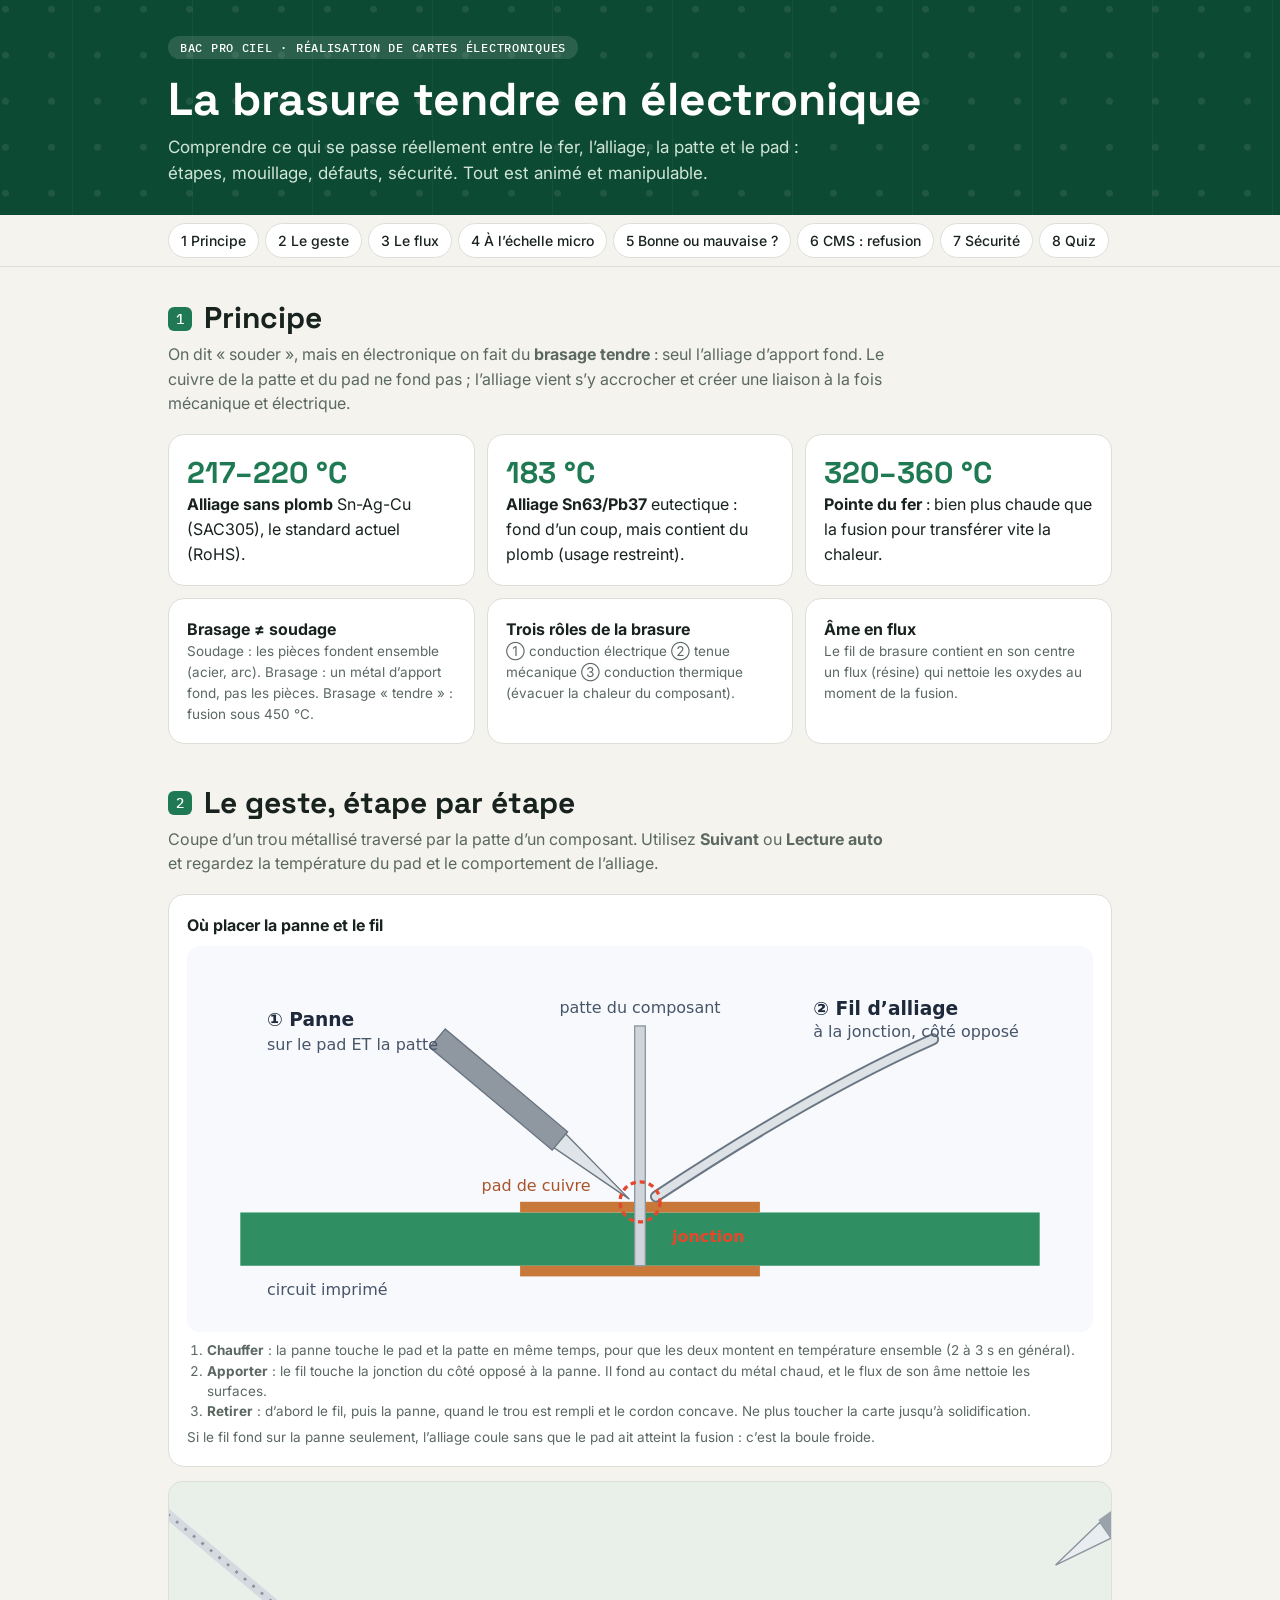
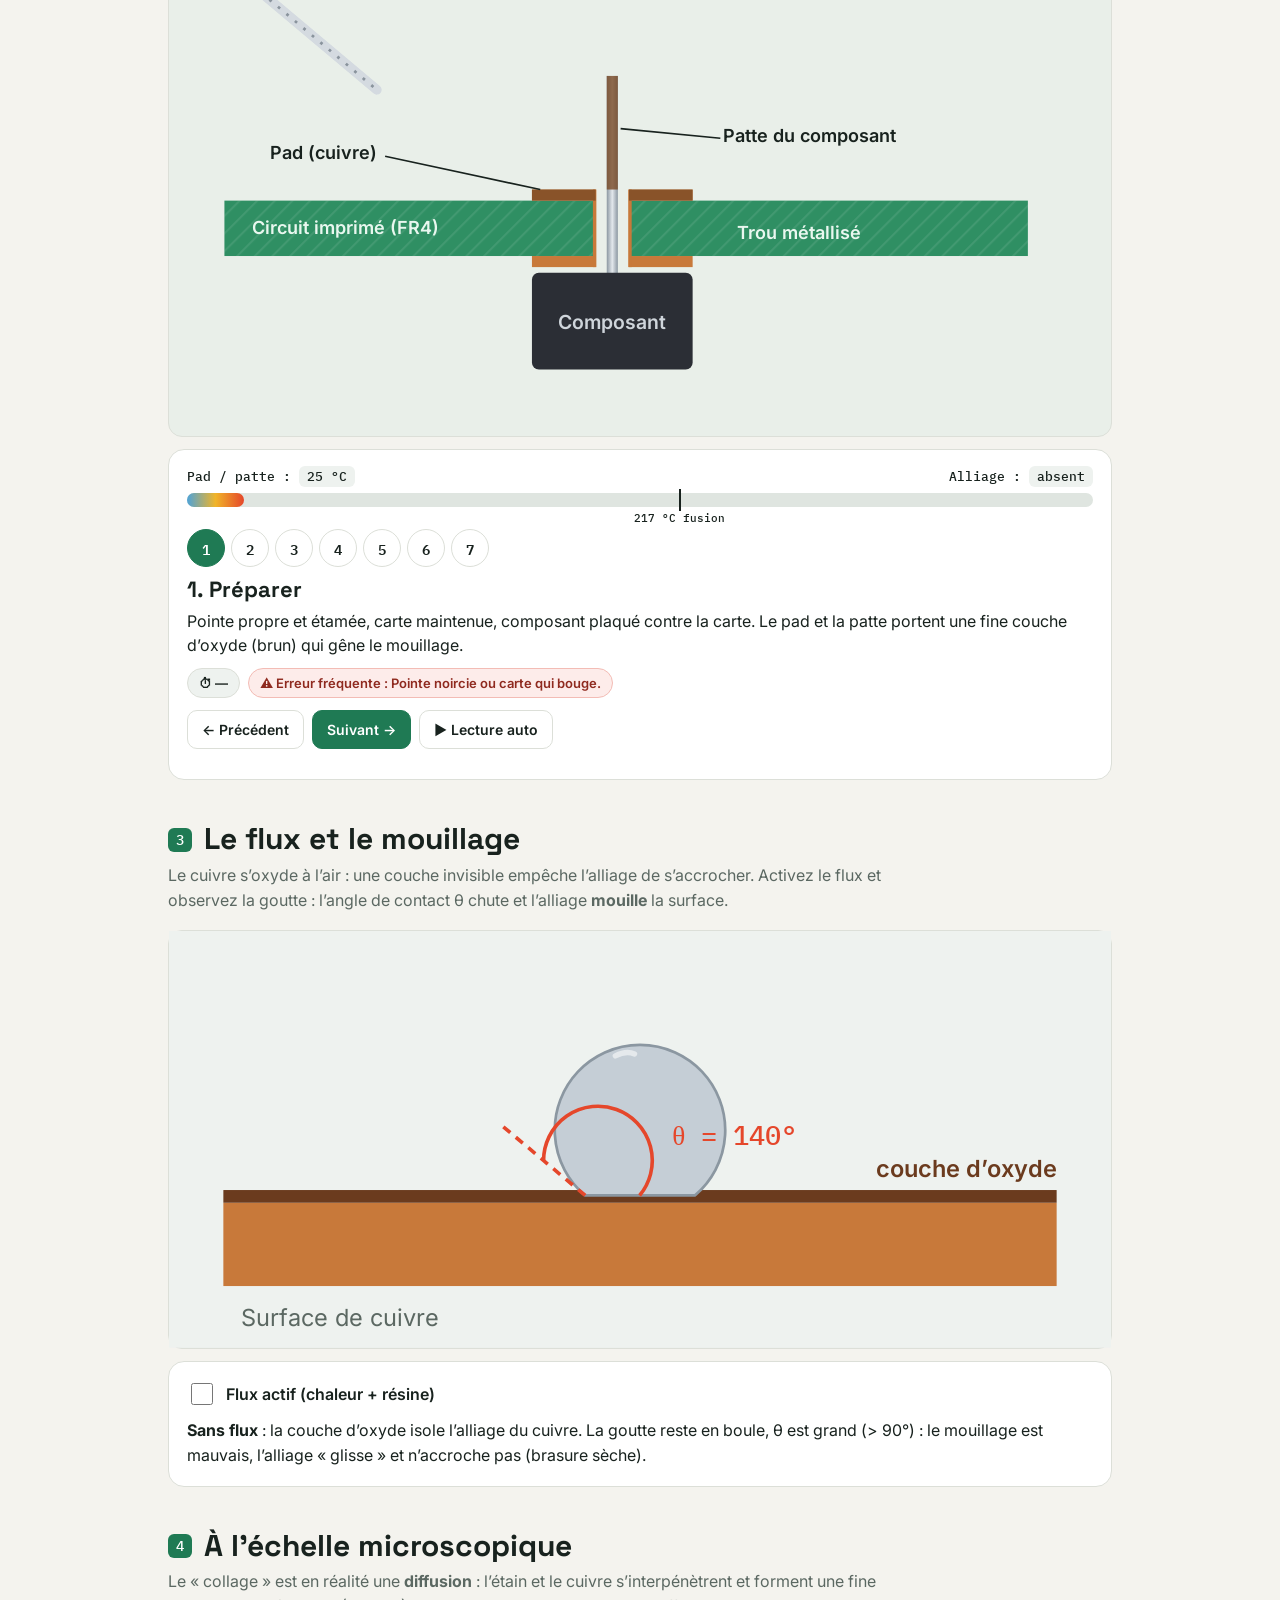
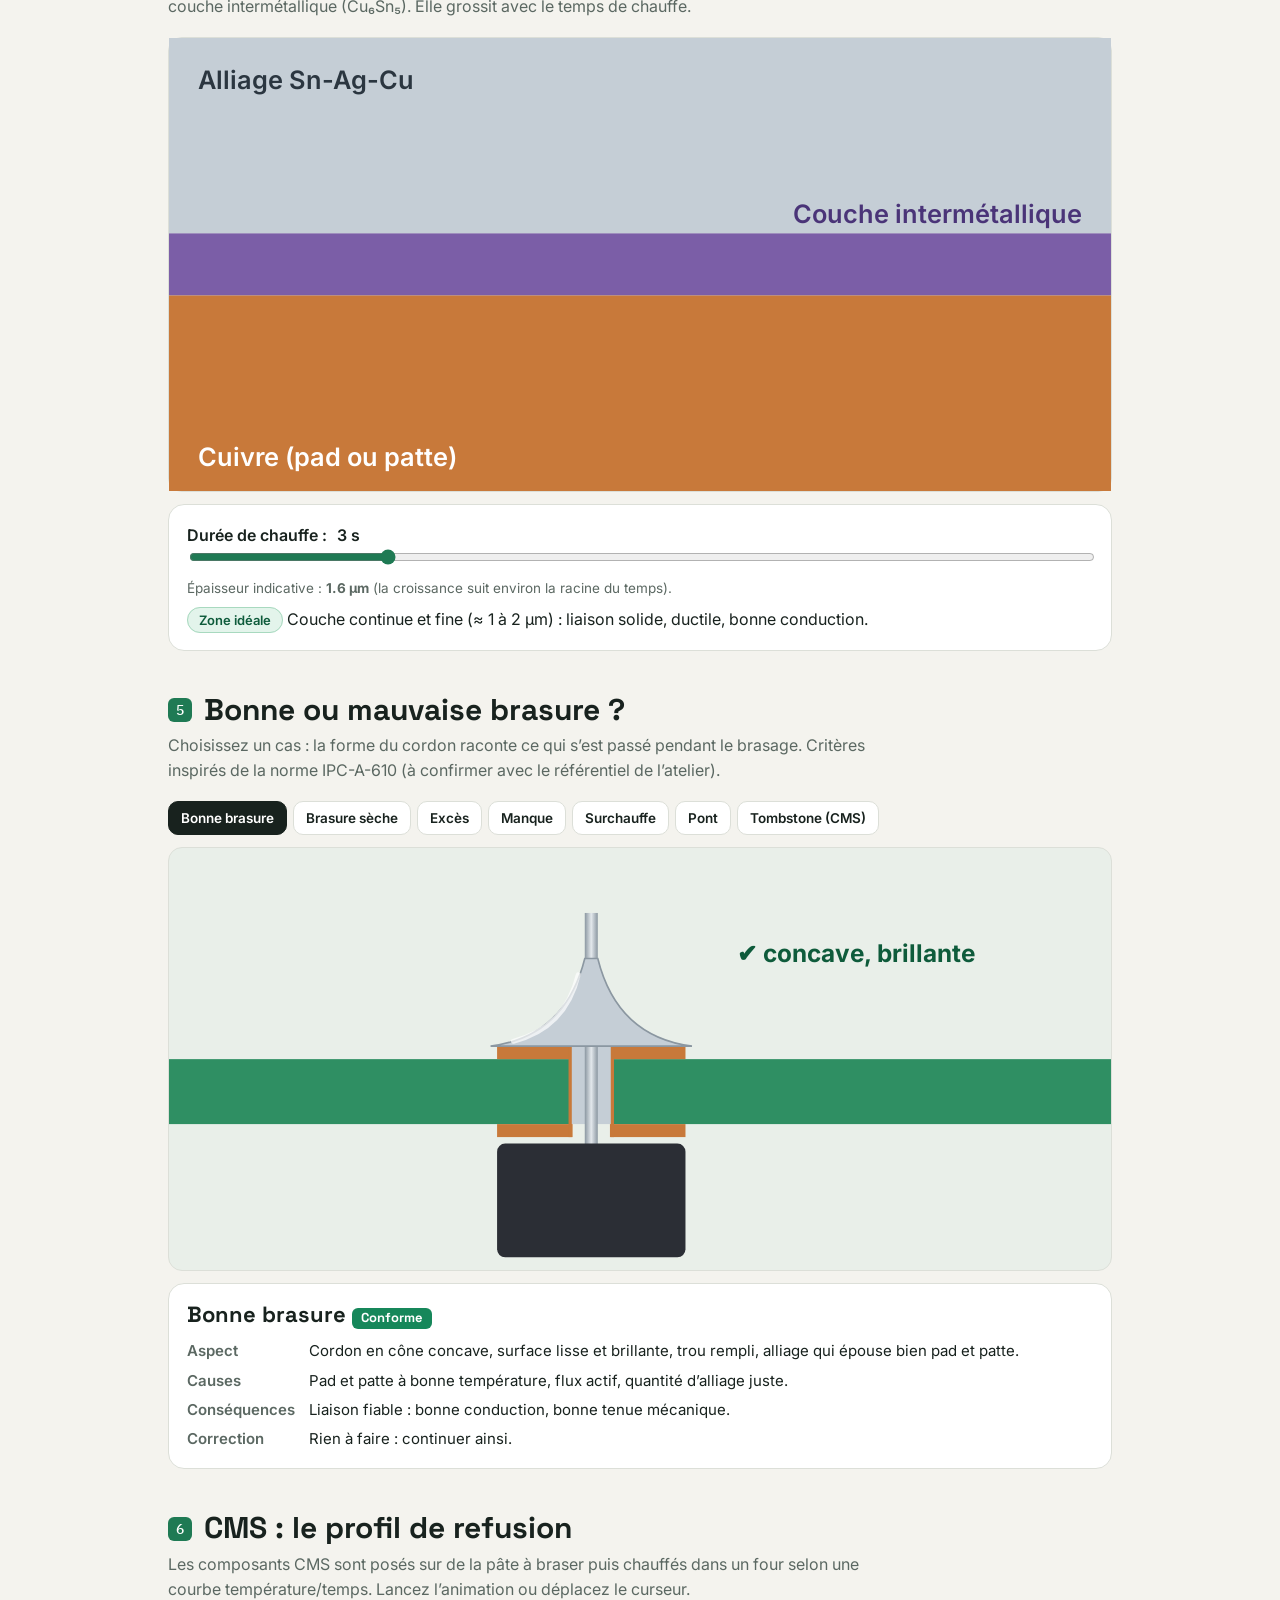
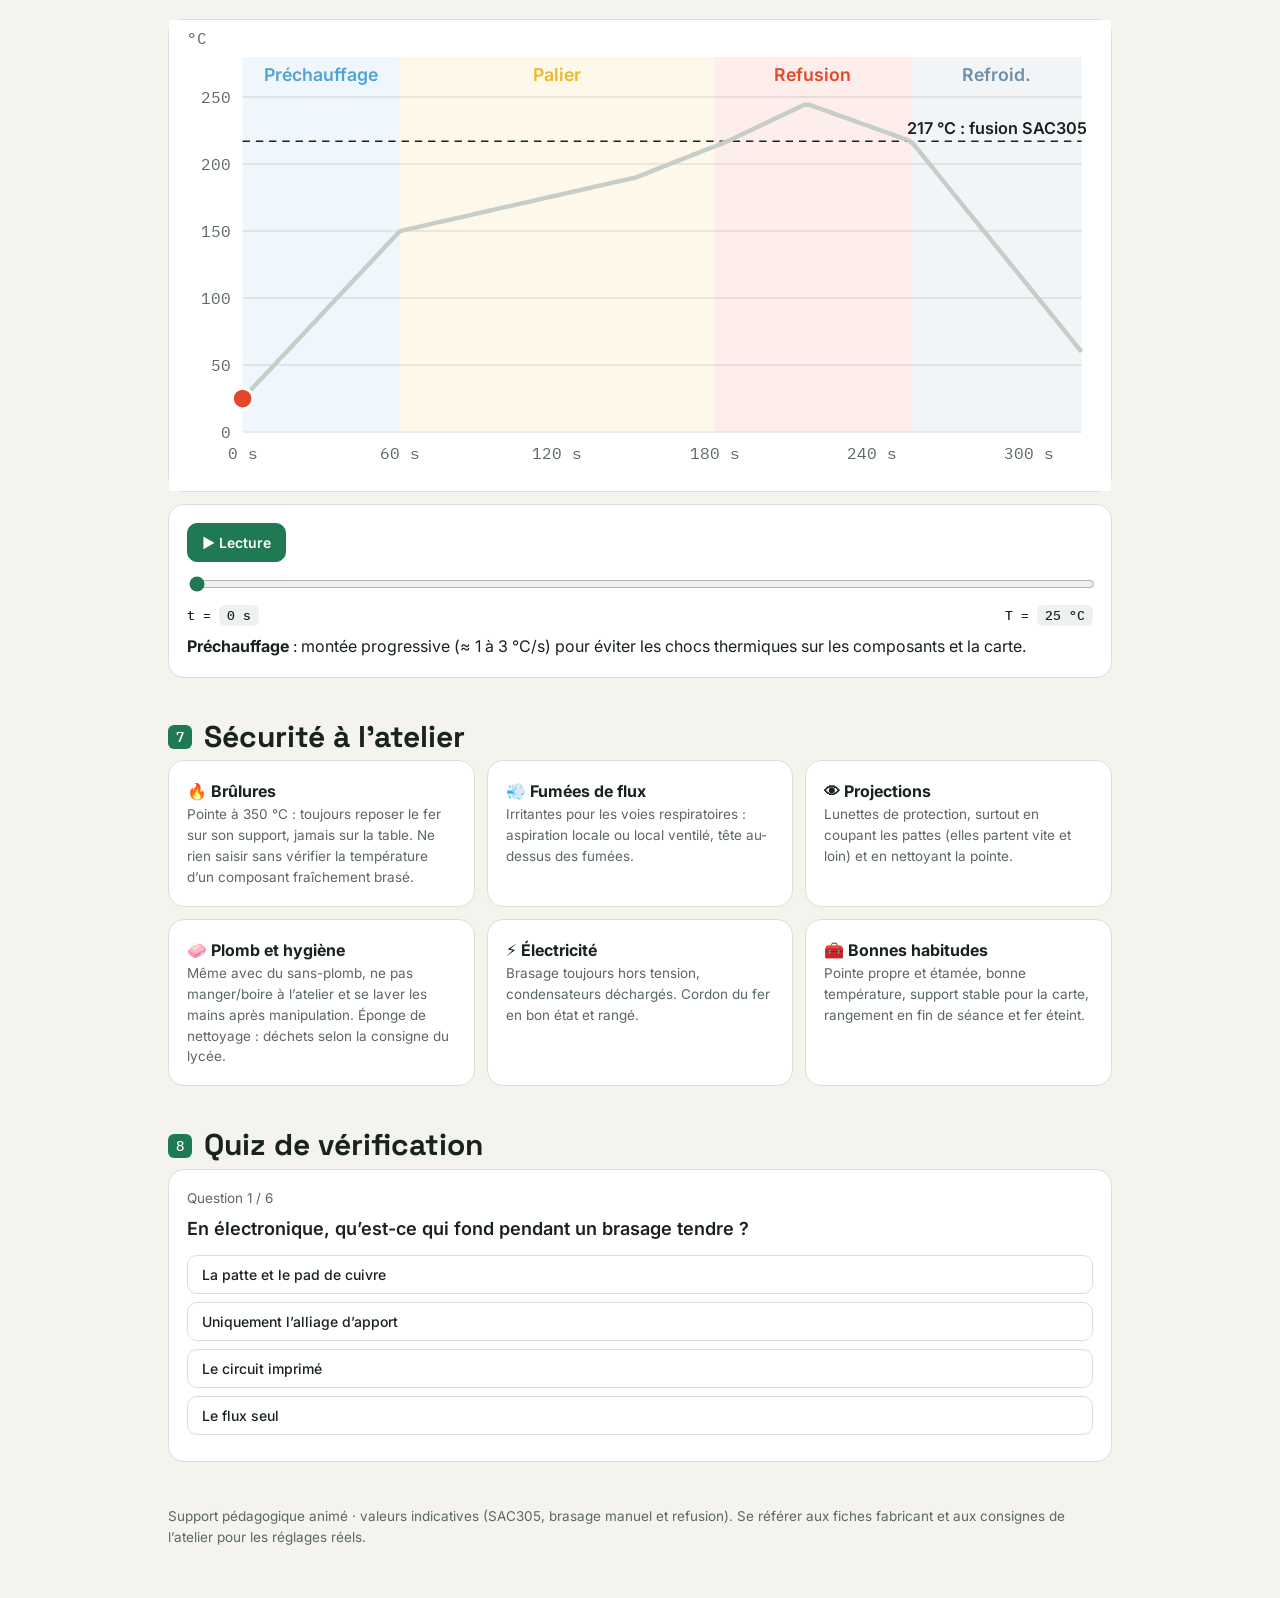
<file: src/cours.html>
<!DOCTYPE html>
<html lang="fr">
<head>
<meta charset="utf-8">
<meta name="viewport" content="width=device-width, initial-scale=1">
<title>La brasure tendre en électronique – Bac Pro CIEL</title>
<link rel="preconnect" href="https://fonts.googleapis.com">
<link href="https://fonts.googleapis.com/css2?family=Space+Grotesk:wght@500;700&family=Inter:wght@400;500;600&family=IBM+Plex+Mono:wght@500&display=swap" rel="stylesheet">
<style>
:root{
  --bg:#f4f3ee; --card:#ffffff; --ink:#18221e; --mute:#5b6862; --line:#dcdfd8;
  --pcb:#1f7a54; --pcb-d:#0d4a33; --cu:#c8793a; --sn:#aeb8c0; --hot:#e5472b; --ok:#16875a; --warn:#d98a0b; --bad:#c93a2b;
}
*{box-sizing:border-box}
html{scroll-behavior:smooth}
body{margin:0;background:var(--bg);color:var(--ink);font:16px/1.55 Inter,system-ui,sans-serif}
h1,h2,h3{font-family:'Space Grotesk',Inter,sans-serif;line-height:1.15;margin:0}
.wrap{max-width:980px;margin:0 auto;padding:0 18px}
header.hero{background:var(--pcb-d);color:#fff;padding:34px 0 28px;position:relative;overflow:hidden}
header.hero:before{content:"";position:absolute;inset:0;background:
  radial-gradient(circle at 12% 20%,#ffffff14 0 3px,transparent 4px) 0 0/46px 46px,
  linear-gradient(90deg,transparent 0 60%,#ffffff0a 60% 61%,transparent 61%) 0 0/120px 100%}
.hero .wrap{position:relative}
.tag{display:inline-block;font:500 12px 'IBM Plex Mono',monospace;letter-spacing:.06em;text-transform:uppercase;background:#ffffff1f;border-radius:99px;padding:4px 12px}
.hero h1{font-size:clamp(28px,6vw,46px);margin:14px 0 8px}
.hero p{margin:0;max-width:640px;color:#cfe5da;font-size:17px}
nav.toc{position:sticky;top:0;z-index:20;background:#f4f3eecc;backdrop-filter:blur(8px);border-bottom:1px solid var(--line)}
nav.toc .wrap{display:flex;gap:6px;overflow-x:auto;padding:8px 18px;scrollbar-width:none}
nav.toc a{white-space:nowrap;text-decoration:none;color:var(--ink);font-size:14px;font-weight:500;padding:6px 12px;border-radius:99px;border:1px solid var(--line);background:#fff}
nav.toc a:hover{border-color:var(--pcb);color:var(--pcb)}
section{padding:34px 0 8px}
section h2{font-size:clamp(22px,4.5vw,30px);margin-bottom:6px;display:flex;gap:12px;align-items:center}
section h2 .n{font:500 14px 'IBM Plex Mono',monospace;background:var(--pcb);color:#fff;border-radius:6px;padding:3px 8px}
.lead{color:var(--mute);margin:0 0 18px;max-width:720px}
.card{background:var(--card);border:1px solid var(--line);border-radius:16px;padding:18px}
.grid{display:grid;gap:12px}
.g3{grid-template-columns:repeat(auto-fit,minmax(200px,1fr))}
.g2{grid-template-columns:repeat(auto-fit,minmax(280px,1fr))}
.big{font:700 30px 'Space Grotesk';color:var(--pcb)}
.small{font-size:13.5px;color:var(--mute)}
.callout{border-left:4px solid var(--warn);background:#fff7e6;border-radius:0 12px 12px 0;padding:12px 16px;margin-top:14px}
svg{display:block;width:100%;height:auto}
.stage{background:#e9efe9;border-radius:14px;border:1px solid var(--line)}
button{font:600 14px Inter,sans-serif;cursor:pointer;border-radius:10px;border:1px solid var(--line);background:#fff;color:var(--ink);padding:10px 14px}
button:hover{border-color:var(--pcb)}
button.primary{background:var(--pcb);color:#fff;border-color:var(--pcb)}
button:focus-visible,input:focus-visible,a:focus-visible{outline:3px solid #7fd1ae;outline-offset:2px}
.ctrls{display:flex;gap:8px;flex-wrap:wrap;margin:12px 0}
.dots{display:flex;gap:6px;flex-wrap:wrap;margin:10px 0}
.dots button{width:38px;height:38px;padding:0;border-radius:99px;font-family:'IBM Plex Mono',monospace}
.dots button.on{background:var(--pcb);color:#fff;border-color:var(--pcb)}
.dots button.done{background:#d9efe4;border-color:#9fd3b9}
.info h3{font-size:22px;margin:2px 0 6px}
.chips{display:flex;gap:8px;flex-wrap:wrap;margin-top:10px}
.chip{font-size:13px;font-weight:600;border-radius:99px;padding:4px 11px;background:#eef2ef;border:1px solid var(--line)}
.chip.err{background:#fdecea;border-color:#f3bcb5;color:#8f2a1f}
.chip.ok{background:#e3f4eb;border-color:#a8d9bf;color:#0e5b3b}
.gauge{height:14px;background:#dfe5e0;border-radius:99px;position:relative;overflow:visible;margin:8px 0 22px}
.gauge i{position:absolute;left:0;top:0;bottom:0;border-radius:99px;background:linear-gradient(90deg,#4ea3d8,#f0b429,#e5472b);width:0}
.gauge b{position:absolute;top:-4px;bottom:-4px;width:2px;background:var(--ink)}
.gauge b span{position:absolute;top:22px;left:50%;transform:translateX(-50%);font:500 11px 'IBM Plex Mono';white-space:nowrap}
.read{display:flex;justify-content:space-between;gap:10px;flex-wrap:wrap;font:500 13px 'IBM Plex Mono',monospace}
.read em{font-style:normal;padding:2px 8px;border-radius:6px;background:#eef2ef}
.tabs{display:flex;gap:6px;flex-wrap:wrap;margin-bottom:12px}
.tabs button{padding:8px 12px;font-size:13.5px}
.tabs button.on{background:var(--ink);color:#fff;border-color:var(--ink)}
.verdict{display:inline-block;font-weight:700;font-size:13px;border-radius:6px;padding:3px 9px;color:#fff}
dl.d{margin:10px 0 0;display:grid;grid-template-columns:110px 1fr;gap:6px 12px;font-size:15px}
dl.d dt{font-weight:600;color:var(--mute)} dl.d dd{margin:0}
input[type=range]{width:100%;accent-color:var(--pcb)}
.sw{display:flex;align-items:center;gap:10px;font-weight:600}
.sw input{width:22px;height:22px;accent-color:var(--pcb)}
.q{font-weight:600;font-size:18px;margin:6px 0 12px}
.opt{display:block;width:100%;text-align:left;margin-bottom:8px;font-weight:500}
.opt.good{background:#e3f4eb;border-color:var(--ok)} .opt.bad{background:#fdecea;border-color:var(--bad)}
.fb{margin-top:10px;padding:10px 14px;border-radius:10px;background:#eef2ef;display:none}
footer{padding:36px 0 50px;color:var(--mute);font-size:13.5px}
@media(max-width:520px){dl.d{grid-template-columns:1fr}}
@media(prefers-reduced-motion:reduce){html{scroll-behavior:auto}}
</style>
</head>
<body>

<header class="hero">
  <div class="wrap">
    <span class="tag">Bac Pro CIEL · Réalisation de cartes électroniques</span>
    <h1>La brasure tendre en électronique</h1>
    <p>Comprendre ce qui se passe réellement entre le fer, l’alliage, la patte et le pad : étapes, mouillage, défauts, sécurité. Tout est animé et manipulable.</p>
  </div>
</header>

<nav class="toc"><div class="wrap">
  <a href="#principe">1 Principe</a><a href="#geste">2 Le geste</a><a href="#flux">3 Le flux</a><a href="#imc">4 À l’échelle micro</a><a href="#defauts">5 Bonne ou mauvaise ?</a><a href="#refusion">6 CMS : refusion</a><a href="#securite">7 Sécurité</a><a href="#quiz">8 Quiz</a>
</div></nav>

<main class="wrap">

<section id="principe">
  <h2><span class="n">1</span>Principe</h2>
  <p class="lead">On dit « souder », mais en électronique on fait du <b>brasage tendre</b> : seul l’alliage d’apport fond. Le cuivre de la patte et du pad ne fond pas ; l’alliage vient s’y accrocher et créer une liaison à la fois mécanique et électrique.</p>
  <div class="grid g3">
    <div class="card"><div class="big">217–220 °C</div><div><b>Alliage sans plomb</b> Sn-Ag-Cu (SAC305), le standard actuel (RoHS).</div></div>
    <div class="card"><div class="big">183 °C</div><div><b>Alliage Sn63/Pb37</b> eutectique : fond d’un coup, mais contient du plomb (usage restreint).</div></div>
    <div class="card"><div class="big">320–360 °C</div><div><b>Pointe du fer</b> : bien plus chaude que la fusion pour transférer vite la chaleur.</div></div>
  </div>
  <div class="grid g3" style="margin-top:12px">
    <div class="card"><b>Brasage ≠ soudage</b><div class="small">Soudage : les pièces fondent ensemble (acier, arc). Brasage : un métal d’apport fond, pas les pièces. Brasage « tendre » : fusion sous 450 °C.</div></div>
    <div class="card"><b>Trois rôles de la brasure</b><div class="small">① conduction électrique ② tenue mécanique ③ conduction thermique (évacuer la chaleur du composant).</div></div>
    <div class="card"><b>Âme en flux</b><div class="small">Le fil de brasure contient en son centre un flux (résine) qui nettoie les oxydes au moment de la fusion.</div></div>
  </div>
</section>

<section id="geste">
  <h2><span class="n">2</span>Le geste, étape par étape</h2>
  <p class="lead">Coupe d’un trou métallisé traversé par la patte d’un composant. Utilisez <b>Suivant</b> ou <b>Lecture auto</b> et regardez la température du pad et le comportement de l’alliage.</p>

  <div class="card" style="margin:0 0 14px">
    <b>Où placer la panne et le fil</b>
    <svg viewBox="0 0 680 290" style="width:100%;height:auto;display:block;margin-top:8px" role="img" aria-label="Schéma : la panne touche la jonction pad et patte d’un côté, le fil d’alliage est apporté de l’autre côté de la jonction">
      <rect width="680" height="290" rx="10" fill="#f7f9fc"/>
      <rect x="40" y="200" width="600" height="40" fill="#2f8f63"/>
      <rect x="40" y="195" width="600" height="6" fill="none"/>
      <g fill="#c8793a"><rect x="250" y="192" width="180" height="8"/><rect x="250" y="240" width="180" height="8"/></g>
      <rect x="336" y="60" width="8" height="180" fill="#cfd5da" stroke="#8b97a1"/>
      <text x="340" y="50" font-size="12" fill="#475569" font-family="system-ui,sans-serif" text-anchor="middle">patte du composant</text>
      <text x="60" y="262" font-size="12" fill="#475569" font-family="system-ui,sans-serif">circuit imprimé</text>
      <text x="262" y="184" font-size="12" fill="#a9552b" font-family="system-ui,sans-serif" text-anchor="middle">pad de cuivre</text>
      <!-- panne -->
      <g transform="translate(332 190) rotate(-140)"><polygon points="0,0 70,-7 70,7" fill="#dfe4e8" stroke="#6a7480"/><rect x="68" y="-9" width="120" height="18" fill="#8f98a1" stroke="#6a7480"/></g>
      <text x="60" y="60" font-size="14" font-weight="700" fill="#1e293b" font-family="system-ui,sans-serif">① Panne</text>
      <text x="60" y="78" font-size="12" fill="#475569" font-family="system-ui,sans-serif">sur le pad ET la patte</text>
      <!-- fil -->
      <path d="M560 70 Q470 110 352 188" fill="none" stroke="#6b7683" stroke-width="9" stroke-linecap="round"/>
      <path d="M560 70 Q470 110 352 188" fill="none" stroke="#dde2e7" stroke-width="6" stroke-linecap="round"/>
      <text x="470" y="52" font-size="14" font-weight="700" fill="#1e293b" font-family="system-ui,sans-serif">② Fil d’alliage</text>
      <text x="470" y="68" font-size="12" fill="#475569" font-family="system-ui,sans-serif">à la jonction, côté opposé</text>
      <circle cx="340" cy="192" r="15" fill="none" stroke="#e5472b" stroke-width="2.5" stroke-dasharray="4 3"/>
      <text x="364" y="222" font-size="12" font-weight="700" fill="#e5472b" font-family="system-ui,sans-serif">jonction</text>
    </svg>
    <ol class="small" style="margin:8px 0 0;padding-left:20px;line-height:1.5">
      <li><b>Chauffer</b> : la panne touche le pad et la patte en même temps, pour que les deux montent en température ensemble (2 à 3 s en général).</li>
      <li><b>Apporter</b> : le fil touche la jonction du côté opposé à la panne. Il fond au contact du métal chaud, et le flux de son âme nettoie les surfaces.</li>
      <li><b>Retirer</b> : d’abord le fil, puis la panne, quand le trou est rempli et le cordon concave. Ne plus toucher la carte jusqu’à solidification.</li>
    </ol>
    <div class="small" style="margin-top:6px">Si le fil fond sur la panne seulement, l’alliage coule sans que le pad ait atteint la fusion : c’est la boule froide.</div>
  </div>

  <div class="stage">
    <svg id="main" viewBox="0 0 680 400" role="img" aria-label="Coupe animée d’une brasure sur trou métallisé">
      <defs>
        <filter id="glow" x="-50%" y="-50%" width="200%" height="200%"><feGaussianBlur stdDeviation="7"/></filter>
        <linearGradient id="metal" x1="0" x2="1"><stop offset="0" stop-color="#8b97a1"/><stop offset=".5" stop-color="#e3e8ec"/><stop offset="1" stop-color="#8b97a1"/></linearGradient>
        <linearGradient id="barrel" x1="0" x2="0" y1="0" y2="1"><stop offset="0" stop-color="#cbd2d8"/><stop offset="1" stop-color="#8f9aa4"/></linearGradient>
        <pattern id="fr4" width="9" height="9" patternUnits="userSpaceOnUse" patternTransform="rotate(45)"><line x1="0" y1="0" x2="0" y2="9" stroke="#fff" stroke-opacity=".09" stroke-width="3"/></pattern>
      </defs>
      <!-- carte -->
      <rect x="40" y="230" width="268" height="40" fill="#2f8f63"/><rect x="332" y="230" width="288" height="40" fill="#2f8f63"/>
      <rect x="40" y="230" width="268" height="40" fill="url(#fr4)"/><rect x="332" y="230" width="288" height="40" fill="url(#fr4)"/>
      <rect id="holeFill" x="308" y="222" width="24" height="0" fill="#c5ced6"/>
      <!-- cuivre : pads + trou métallisé -->
      <g fill="#c8793a">
        <rect x="262" y="222" width="46" height="8"/><rect x="332" y="222" width="46" height="8"/>
        <rect x="262" y="270" width="46" height="8"/><rect x="332" y="270" width="46" height="8"/>
        <rect x="306" y="222" width="2.5" height="56"/><rect x="331.5" y="222" width="2.5" height="56"/>
      </g>
      <!-- patte puis composant -->
      <rect id="lead" x="316" y="140" width="8" height="165" fill="url(#metal)"/>
      <rect x="262" y="282" width="116" height="70" rx="5" fill="#2b2e35"/>
      <text x="320" y="323" text-anchor="middle" fill="#cfd5db" font-size="14" font-family="Inter" font-weight="600">Composant</text>
      <!-- oxydes + chaleur -->
      <g id="oxide" opacity=".8" fill="#7a4a26">
        <rect x="316" y="140" width="8" height="82"/><rect x="262" y="222" width="46" height="8"/><rect x="332" y="222" width="46" height="8"/>
      </g>
      <g id="heat" opacity="0" fill="#ff4a1c">
        <rect x="316" y="140" width="8" height="82"/><rect x="262" y="222" width="46" height="8"/><rect x="332" y="222" width="46" height="8"/>
      </g>
      <!-- brasure -->
      <g id="solderG" opacity="0">
        <path id="sGlow" d="M258 222 Q304 216 316 168 L324 168 Q336 216 382 222 Z" fill="#ff9a2e" filter="url(#glow)" opacity="0"/>
        <path id="sMain" d="M258 222 Q304 216 316 168 L324 168 Q336 216 382 222 Z" fill="#c5ced6" stroke="#8b97a1" stroke-width="1"/>
        <path id="sShine" d="M272 219 Q304 211 312 178" fill="none" stroke="#fff" stroke-width="3" stroke-linecap="round" opacity=".6"/>
      </g>
      <!-- fumées -->
      <g id="smoke" fill="#fff"></g>
      <!-- étiquettes -->
      <g id="labels" font-family="Inter" font-size="13" font-weight="600">
        <text x="60" y="254" fill="#e9f7ef">Circuit imprimé (FR4)</text>
        <g fill="#18221e"><text x="150" y="200" text-anchor="end">Pad (cuivre)</text><text x="400" y="188">Patte du composant</text><text x="410" y="258" fill="#e9f7ef">Trou métallisé</text></g>
        <g stroke="#18221e" stroke-width="1.2" fill="none"><path d="M156 198 L268 222"/><path d="M398 185 L326 178"/></g>
      </g>
      <g id="okMark" opacity="0" font-family="Inter" font-weight="700">
        <text x="400" y="150" font-size="15" fill="#0e5b3b">✔ Ménisque concave</text>
        <text x="400" y="170" font-size="13" fill="#0e5b3b" font-weight="500">brillant · trou rempli · angle faible</text>
        <path d="M398 156 L340 190" stroke="#0e5b3b" stroke-width="1.5" fill="none"/>
      </g>
      <!-- fil de brasure -->
      <g id="wire"><line x1="-200" y1="-168" x2="0" y2="0" stroke="#d4dae0" stroke-width="7" stroke-linecap="round"/><line x1="-200" y1="-168" x2="0" y2="0" stroke="#8a949d" stroke-width="2" stroke-dasharray="2 6"/></g>
      <!-- fer -->
      <g id="iron"><g transform="rotate(-35)">
        <polygon points="0,0 44,-7 44,7" fill="#e9edf0" stroke="#8a949d"/>
        <rect x="44" y="-9" width="110" height="18" fill="#9aa3ab"/><rect x="78" y="-9" width="10" height="18" fill="#dd7a2a"/>
        <rect x="154" y="-15" width="150" height="30" rx="9" fill="#2e3440"/>
        <text x="182" y="5" fill="#fff" font-size="13" font-family="IBM Plex Mono" font-weight="500">350 °C</text>
      </g></g>
    </svg>
  </div>

  <div class="card" style="margin-top:12px">
    <div class="read"><span>Pad / patte : <em id="tTxt">25 °C</em></span><span>Alliage : <em id="phase">absent</em></span></div>
    <div class="gauge"><i id="tBar"></i><b style="left:54.25%"><span>217 °C fusion</span></b></div>
    <div class="dots" id="dots"></div>
    <div class="info" id="info"></div>
    <div class="ctrls">
      <button id="prev">← Précédent</button><button id="next" class="primary">Suivant →</button><button id="play">▶ Lecture auto</button>
    </div>
  </div>
</section>

<section id="flux">
  <h2><span class="n">3</span>Le flux et le mouillage</h2>
  <p class="lead">Le cuivre s’oxyde à l’air : une couche invisible empêche l’alliage de s’accrocher. Activez le flux et observez la goutte : l’angle de contact θ chute et l’alliage <b>mouille</b> la surface.</p>
  <div class="stage"><svg id="drop" viewBox="0 0 520 230" role="img" aria-label="Goutte d’alliage sur cuivre avec et sans flux">
    <rect x="0" y="0" width="520" height="230" fill="#eef2ef"/>
    <rect x="30" y="150" width="460" height="46" fill="#c8793a"/>
    <rect id="ox" x="30" y="143" width="460" height="7" fill="#6b3b1e"/>
    <path id="dpath" fill="#c5ced6" stroke="#8b97a1" stroke-width="1.5"/>
    <path id="dshine" fill="none" stroke="#fff" stroke-width="3" stroke-linecap="round" opacity=".55"/>
    <line id="tan" stroke="#e5472b" stroke-width="2" stroke-dasharray="5 4"/>
    <path id="arc" stroke="#e5472b" stroke-width="2" fill="none"/>
    <text id="thetaT" font-family="IBM Plex Mono" font-weight="500" font-size="15" fill="#e5472b"></text>
    <text x="40" y="218" font-size="13" fill="#5b6862" font-family="Inter">Surface de cuivre</text>
    <text id="oxT" x="490" y="136" text-anchor="end" font-size="13" font-family="Inter" font-weight="600" fill="#6b3b1e">couche d’oxyde</text>
  </svg></div>
  <div class="card" style="margin-top:12px">
    <label class="sw"><input type="checkbox" id="fluxOn"> Flux actif (chaleur + résine)</label>
    <p id="dropTxt" style="margin:10px 0 0"></p>
  </div>
</section>

<section id="imc">
  <h2><span class="n">4</span>À l’échelle microscopique</h2>
  <p class="lead">Le « collage » est en réalité une <b>diffusion</b> : l’étain et le cuivre s’interpénètrent et forment une fine couche intermétallique (Cu₆Sn₅). Elle grossit avec le temps de chauffe.</p>
  <div class="stage"><svg id="imcSvg" viewBox="0 0 520 250" role="img" aria-label="Couche intermétallique entre cuivre et alliage">
    <rect id="snL" x="0" y="0" width="520" height="125" fill="#c5ced6"/>
    <rect id="imcL" x="0" y="120" width="520" height="10" fill="#7b5ea7"/>
    <rect id="cuL" x="0" y="130" width="520" height="120" fill="#c8793a"/>
    <g font-family="Inter" font-size="14" font-weight="600">
      <text x="16" y="28" fill="#2b3640">Alliage Sn-Ag-Cu</text>
      <text x="16" y="236" fill="#fff">Cuivre (pad ou patte)</text>
      <text id="imcLab" x="504" y="116" text-anchor="end" fill="#4a3478">Couche intermétallique</text>
    </g>
  </svg></div>
  <div class="card" style="margin-top:12px">
    <label for="tChauffe" class="sw">Durée de chauffe : <span id="tVal">3 s</span></label>
    <input type="range" id="tChauffe" min="0" max="14" step="0.5" value="3">
    <p class="small" style="margin:6px 0 0">Épaisseur indicative : <b id="imcVal"></b> (la croissance suit environ la racine du temps).</p>
    <p id="imcTxt" style="margin:8px 0 0"></p>
  </div>
</section>

<section id="defauts">
  <h2><span class="n">5</span>Bonne ou mauvaise brasure ?</h2>
  <p class="lead">Choisissez un cas : la forme du cordon raconte ce qui s’est passé pendant le brasage. Critères inspirés de la norme IPC-A-610 (à confirmer avec le référentiel de l’atelier).</p>
  <div class="tabs" id="dTabs"></div>
  <div class="stage" id="dSvg"></div>
  <div class="card" style="margin-top:12px" id="dInfo"></div>
</section>

<section id="refusion">
  <h2><span class="n">6</span>CMS : le profil de refusion</h2>
  <p class="lead">Les composants CMS sont posés sur de la pâte à braser puis chauffés dans un four selon une courbe température/temps. Lancez l’animation ou déplacez le curseur.</p>
  <div class="stage"><svg id="rf" viewBox="0 0 640 320" role="img" aria-label="Profil de refusion SAC305"></svg></div>
  <div class="card" style="margin-top:12px">
    <div class="ctrls" style="margin-top:0"><button id="rfPlay" class="primary">▶ Lecture</button></div>
    <input type="range" id="rfT" min="0" max="320" step="1" value="0" aria-label="Temps">
    <div class="read" style="margin-top:8px"><span>t = <em id="rfTime">0 s</em></span><span>T = <em id="rfTemp">25 °C</em></span></div>
    <p id="rfTxt" style="margin:10px 0 0"></p>
  </div>
</section>

<section id="securite">
  <h2><span class="n">7</span>Sécurité à l’atelier</h2>
  <div class="grid g2">
    <div class="card"><b>🔥 Brûlures</b><div class="small">Pointe à 350 °C : toujours reposer le fer sur son support, jamais sur la table. Ne rien saisir sans vérifier la température d’un composant fraîchement brasé.</div></div>
    <div class="card"><b>💨 Fumées de flux</b><div class="small">Irritantes pour les voies respiratoires : aspiration locale ou local ventilé, tête au-dessus des fumées.</div></div>
    <div class="card"><b>👁 Projections</b><div class="small">Lunettes de protection, surtout en coupant les pattes (elles partent vite et loin) et en nettoyant la pointe.</div></div>
    <div class="card"><b>🧼 Plomb et hygiène</b><div class="small">Même avec du sans-plomb, ne pas manger/boire à l’atelier et se laver les mains après manipulation. Éponge de nettoyage : déchets selon la consigne du lycée.</div></div>
    <div class="card"><b>⚡ Électricité</b><div class="small">Brasage toujours hors tension, condensateurs déchargés. Cordon du fer en bon état et rangé.</div></div>
    <div class="card"><b>🧰 Bonnes habitudes</b><div class="small">Pointe propre et étamée, bonne température, support stable pour la carte, rangement en fin de séance et fer éteint.</div></div>
  </div>
</section>

<section id="quiz">
  <h2><span class="n">8</span>Quiz de vérification</h2>
  <div class="card" id="quizBox"></div>
</section>

</main>

<footer><div class="wrap">Support pédagogique animé · valeurs indicatives (SAC305, brasage manuel et refusion). Se référer aux fiches fabricant et aux consignes de l’atelier pour les réglages réels.</div></footer>

<script>
"use strict";
const $=s=>document.querySelector(s);
const clamp=(v,a,b)=>Math.max(a,Math.min(b,v));
const lerp=(a,b,t)=>a+(b-a)*t;
function mix(c1,c2,t){const p=c=>[1,3,5].map(i=>parseInt(c.slice(i,i+2),16));const a=p(c1),b=p(c2);return '#'+a.map((v,i)=>Math.round(lerp(v,b[i],t)).toString(16).padStart(2,'0')).join('')}
const NS='http://www.w3.org/2000/svg';

/* ============ 2. GESTE ============ */
const STAGES=[
 {t:'Préparer',txt:'Pointe propre et étamée, carte maintenue, composant plaqué contre la carte. Le pad et la patte portent une fine couche d’oxyde (brun) qui gêne le mouillage.',dur:'—',err:'Pointe noircie ou carte qui bouge.',
  to:{ix:640,iy:60,wx:150,wy:150,sol:0,hole:0,temp:25,oxide:.8},tr:1.6},
 {t:'Chauffer pad ET patte',txt:'Poser le plat de la pointe sur la jonction pad/patte pour chauffer les deux en même temps. C’est la zone à brasser qui doit atteindre la température, pas le fer qui fait fondre l’alliage.',dur:'1 à 2 s',err:'Chauffer seulement la patte : le pad reste froid et l’alliage ne mouille pas.',
  to:{ix:330,iy:215,wx:150,wy:150,sol:0,hole:0,temp:260,oxide:.8},tr:1.4},
 {t:'Apporter l’alliage',txt:'Toucher la jonction avec le fil, côté opposé au fer. L’alliage fond au contact des pièces chaudes, le flux nettoie l’oxyde, l’alliage coule par capillarité et remplit le trou.',dur:'1 à 2 s',err:'Fondre l’alliage sur la pointe du fer puis « le déposer » : le flux brûle avant d’agir.',
  to:{ix:330,iy:215,wx:309,wy:214,sol:1,hole:1,temp:262,oxide:0},tr:1.4},
 {t:'Retirer le fil',txt:'Quand la quantité est suffisante (cordon en forme de cône, trou rempli), on retire d’abord le fil. Le fer reste un instant pour laisser l’alliage s’étaler.',dur:'≈ 1 s',err:'Trop d’alliage : boule ou pont avec la piste voisine.',
  to:{ix:330,iy:215,wx:150,wy:150,sol:1,hole:1,temp:262,oxide:0},tr:1.4},
 {t:'Retirer le fer',txt:'On dégage le fer en l’éloignant vers le haut. L’ensemble perd sa chaleur : l’alliage passe sous 217 °C et commence à se solidifier.',dur:'≈ 1 s',err:'Retirer le fer trop tôt : l’alliage n’a pas eu le temps de mouiller.',
  to:{ix:640,iy:60,wx:150,wy:150,sol:1,hole:1,temp:230,oxide:0},tr:2.2},
 {t:'Refroidir sans bouger',txt:'On ne touche à rien pendant 2 à 3 secondes. Un mouvement pendant la solidification donne une brasure « fissurée », grise et granuleuse (brasure sèche).',dur:'2 à 3 s',err:'Souffler dessus ou bouger la carte.',
  to:{ix:640,iy:60,wx:150,wy:150,sol:1,hole:1,temp:30,oxide:0},tr:.9},
 {t:'Contrôler',txt:'Cordon brillant, forme de cône concave (angle faible), alliage qui épouse pad et patte, trou rempli. Si ce n’est pas le cas : reprendre avec un peu de flux ou retirer à la tresse.',dur:'Visuel',err:'Valider une brasure mate et en boule sans la reprendre.',ok:true,
  to:{ix:640,iy:60,wx:150,wy:150,sol:1,hole:1,temp:25,oxide:0},tr:.9}
];
let st=0,cur={ix:640,iy:60,wx:150,wy:150,sol:0,hole:0,temp:25,oxide:.8},playing=false,playT=0;
const dots=$('#dots');
STAGES.forEach((s,i)=>{const b=document.createElement('button');b.textContent=i+1;b.title=s.t;b.setAttribute('aria-label','Étape '+(i+1)+' : '+s.t);b.onclick=()=>{playing=false;setPlay();go(i)};dots.appendChild(b)});
function go(i){st=clamp(i,0,STAGES.length-1);playT=0;
  [...dots.children].forEach((b,k)=>{b.className=k===st?'on':(k<st?'done':'')});
  const s=STAGES[st];
  $('#info').innerHTML=`<h3>${st+1}. ${s.t}</h3><p style="margin:0">${s.txt}</p><div class="chips"><span class="chip">⏱ ${s.dur}</span><span class="chip err">⚠ Erreur fréquente : ${s.err}</span></div>`;
  $('#prev').disabled=st===0;$('#next').disabled=st===STAGES.length-1;
  $('#labels').style.opacity=(st===0||st===6)?1:.15;
  $('#okMark').style.opacity=s.ok?1:0;
}
function setPlay(){$('#play').textContent=playing?'⏸ Pause':'▶ Lecture auto'}
$('#prev').onclick=()=>{playing=false;setPlay();go(st-1)};
$('#next').onclick=()=>{playing=false;setPlay();go(st+1)};
$('#play').onclick=()=>{playing=!playing;setPlay();if(playing&&st===STAGES.length-1)go(0);playT=0};

const iron=$('#iron'),wire=$('#wire'),solG=$('#solderG'),sMain=$('#sMain'),sGlow=$('#sGlow'),sShine=$('#sShine'),holeFill=$('#holeFill');
const smoke=$('#smoke'),parts=[];let spawnAcc=0;
function rate(k){return k==='sol'?1.3:k==='hole'?.9:k==='oxide'?3:4}
function frame(dt){
  const T=STAGES[st].to;
  for(const k in cur){const r=k==='temp'?STAGES[st].tr:rate(k);cur[k]+=(T[k]-cur[k])*(1-Math.exp(-r*dt))}
  iron.setAttribute('transform',`translate(${cur.ix} ${cur.iy})`);
  wire.setAttribute('transform',`translate(${cur.wx} ${cur.wy})`);
  const s=clamp(cur.sol,0,1);
  solG.setAttribute('opacity',s>.01?1:0);
  solG.setAttribute('transform',`translate(320 222) scale(${s}) translate(-320 -222)`);
  holeFill.setAttribute('height',48*clamp(cur.hole,0,1));
  const liq=s>.01?clamp((cur.temp-205)/25,0,1):0;
  sMain.setAttribute('fill',mix('#c5ced6','#ffc27a',liq));
  holeFill.setAttribute('fill',mix('#c5ced6','#ffc27a',liq));
  sGlow.setAttribute('opacity',liq*.85);
  sShine.setAttribute('opacity',(1-liq)*.65);
  $('#heat').setAttribute('opacity',clamp((cur.temp-25)/250,0,1)*.55);
  $('#oxide').setAttribute('opacity',cur.oxide);
  $('#tBar').style.width=clamp(cur.temp/400,0,1)*100+'%';
  $('#tTxt').textContent=Math.round(cur.temp)+' °C';
  $('#phase').textContent=cur.sol<.03?'absent':(cur.temp>=217?'liquide (brille)':'solide');
  // fumées
  if(st>=2&&st<=3&&cur.sol>.05&&cur.temp>210){spawnAcc+=dt*7;while(spawnAcc>1&&parts.length<28){spawnAcc--;const c=document.createElementNS(NS,'circle');smoke.appendChild(c);parts.push({c,x:320+(Math.random()-.5)*50,y:200,vx:(Math.random()-.5)*8,vy:-(22+Math.random()*20),r:3,a:.5})}}
  for(let i=parts.length-1;i>=0;i--){const p=parts[i];p.x+=p.vx*dt;p.y+=p.vy*dt;p.r+=dt*6;p.a-=dt*.32;
    if(p.a<=0){p.c.remove();parts.splice(i,1);continue}
    p.c.setAttribute('cx',p.x);p.c.setAttribute('cy',p.y);p.c.setAttribute('r',p.r);p.c.setAttribute('opacity',p.a*.7)}
  // lecture auto
  if(playing){playT+=dt;if(playT>(st===0?2.2:3.6)){if(st<STAGES.length-1)go(st+1);else{playing=false;setPlay()}}}
}
go(0);

/* ============ 3. MOUILLAGE ============ */
let theta=140*Math.PI/180;
const A0=6500,CX=260,Y0=146;
function drawDrop(){
  const th=clamp(theta,.3,2.6);
  const R=Math.sqrt(A0/(th-Math.sin(th)*Math.cos(th)));
  const a=R*Math.sin(th);
  const large=th>Math.PI/2?1:0;
  const d=`M${CX-a} ${Y0} A${R} ${R} 0 ${large} 1 ${CX+a} ${Y0} Z`;
  $('#dpath').setAttribute('d',d);
  const topY=Y0+R*Math.cos(th)-R;
  $('#dshine').setAttribute('d',`M${CX-a*.45} ${Y0+R*Math.cos(th)-Math.sqrt(Math.max(0,R*R-(a*.45)**2))+4} q ${a*.2} -3 ${a*.35} -1`);
  const Px=CX-a,Py=Y0;
  const tx=Px+62*Math.cos(th),ty=Py-62*Math.sin(th);
  const tn=$('#tan');tn.setAttribute('x1',Px);tn.setAttribute('y1',Py);tn.setAttribute('x2',tx);tn.setAttribute('y2',ty);
  const r=30;$('#arc').setAttribute('d',`M${Px+r} ${Py} A${r} ${r} 0 ${th>Math.PI/2?1:0} 0 ${Px+r*Math.cos(th)} ${Py-r*Math.sin(th)}`);
  const lx=Px+(th>Math.PI/2?10:40),ly=Py-10-(th>Math.PI/2?20:0);
  const tt=$('#thetaT');tt.setAttribute('x',Math.max(34,Px-(th>Math.PI/2?-48:-44)));tt.setAttribute('y',Py+(th>Math.PI/2?-28:-12));tt.textContent='θ = '+Math.round(th*180/Math.PI)+'°';
}
function dropText(){
  const on=$('#fluxOn').checked;
  $('#dropTxt').innerHTML=on?'<b>Avec flux</b> : l’oxyde est dissous, l’alliage s’étale sur le cuivre, θ est faible (&lt; 45° env.). C’est un bon <b>mouillage</b> : surface de contact maximale, cordon concave et brillant.'
    :'<b>Sans flux</b> : la couche d’oxyde isole l’alliage du cuivre. La goutte reste en boule, θ est grand (&gt; 90°) : le mouillage est mauvais, l’alliage « glisse » et n’accroche pas (brasure sèche).';
}
$('#fluxOn').onchange=dropText;dropText();

/* ============ 4. IMC ============ */
function imcUpdate(){
  const t=parseFloat($('#tChauffe').value);
  $('#tVal').textContent=t.toFixed(1).replace('.0','')+' s';
  const th=t<=0?0:.9*Math.sqrt(t);              // µm
  const px=th*22;
  $('#imcL').setAttribute('y',125-px/2);$('#imcL').setAttribute('height',Math.max(px,0));
  $('#snL').setAttribute('height',125-px/2);
  $('#cuL').setAttribute('y',125+px/2);$('#cuL').setAttribute('height',125);
  $('#imcL').setAttribute('fill',th>2.6?'#4a3478':'#7b5ea7');
  $('#imcVal').textContent=th.toFixed(1)+' µm';
  $('#imcLab').setAttribute('y',125-px/2-6);
  let m;
  if(t<1)m='<span class="chip err">Trop court</span> La couche intermétallique est absente ou discontinue : l’alliage « pose » sur le cuivre sans vraie liaison → <b>brasure sèche</b>.';
  else if(t<=6)m='<span class="chip ok">Zone idéale</span> Couche continue et fine (≈ 1 à 2 µm) : liaison solide, ductile, bonne conduction.';
  else m='<span class="chip err">Trop long</span> Couche épaisse et fragile (cassante), pad qui peut se décoller, flux brûlé, composant surchauffé.';
  $('#imcTxt').innerHTML=m;
}
$('#tChauffe').oninput=imcUpdate;imcUpdate();

/* ============ 5. DÉFAUTS ============ */
const BASE=`<rect x="40" y="230" width="268" height="40" fill="#2f8f63"/><rect x="332" y="230" width="308" height="40" fill="#2f8f63"/>
<g fill="#c8793a"><rect x="262" y="222" width="46" height="8"/><rect x="332" y="222" width="46" height="8"/><rect x="262" y="270" width="46" height="8"/><rect x="332" y="270" width="46" height="8"/><rect x="306" y="222" width="2.5" height="56"/><rect x="331.5" y="222" width="2.5" height="56"/></g>`;
const BODY=`<rect x="262" y="282" width="116" height="70" rx="5" fill="#2b2e35"/>`;
const LEAD=`<rect x="316" y="140" width="8" height="165" fill="url(#m2)"/>`;
const DEF=`<defs><linearGradient id="m2" x1="0" x2="1"><stop offset="0" stop-color="#8b97a1"/><stop offset=".5" stop-color="#e3e8ec"/><stop offset="1" stop-color="#8b97a1"/></linearGradient></defs>`;
const sv=(inner,vb='60 100 580 260')=>`<svg viewBox="${vb}" role="img">${DEF}${inner}</svg>`;
const FIL='M258 222 Q304 216 316 168 L324 168 Q336 216 382 222 Z';
const SC='#c5ced6',SD='#8e979e';
const DEFECTS=[
 {n:'Bonne brasure',v:'Conforme',c:'#16875a',
  svg:sv(BASE+`<rect x="308" y="222" width="24" height="48" fill="${SC}"/>`+LEAD+BODY+`<path d="${FIL}" fill="${SC}" stroke="#8b97a1"/><path d="M272 219 Q304 211 312 178" stroke="#fff" stroke-width="3" fill="none" stroke-linecap="round" opacity=".7"/><text x="410" y="170" font-size="15" font-weight="700" fill="#0e5b3b" font-family="Inter">✔ concave, brillante</text>`),
  asp:'Cordon en cône concave, surface lisse et brillante, trou rempli, alliage qui épouse bien pad et patte.',cause:'Pad et patte à bonne température, flux actif, quantité d’alliage juste.',cons:'Liaison fiable : bonne conduction, bonne tenue mécanique.',rem:'Rien à faire : continuer ainsi.'},
 {n:'Brasure sèche',v:'Défaut',c:'#c93a2b',
  svg:sv(BASE+LEAD+BODY+`<path d="M280 222 Q284 160 320 156 Q356 160 360 222 Z" fill="${SD}" stroke="#6c757c"/><g fill="#6c757c"><circle cx="305" cy="190" r="2"/><circle cx="335" cy="180" r="2.5"/><circle cx="322" cy="205" r="2"/><circle cx="345" cy="205" r="2"/></g><path d="M262 222 L282 222 L280 214 Z" fill="#101614"/><path d="M360 222 L378 222 L362 214 Z" fill="#101614"/><text x="400" y="170" font-size="14" font-weight="700" fill="#8f2a1f" font-family="Inter">✘ boule, mate, sans trou rempli</text>`),
  asp:'Cordon en boule ou en dôme (angle de contact élevé), surface mate et granuleuse, vide ou fissure à la jonction avec le pad.',cause:'Pad pas assez chaud, oxydation, flux insuffisant, composant bougé pendant la solidification.',cons:'Contact intermittent ou résistance élevée : panne aléatoire, la plus difficile à diagnostiquer.',rem:'Reflux de la brasure : ajouter un peu de flux, rechauffer pad ET patte, laisser refroidir sans bouger.'},
 {n:'Excès',v:'Défaut',c:'#c93a2b',
  svg:sv(BASE+`<rect x="308" y="222" width="24" height="48" fill="${SC}"/>`+LEAD+BODY+`<path d="M252 222 Q238 118 320 108 Q402 118 388 222 Z" fill="${SC}" stroke="#8b97a1"/><path d="M276 200 Q270 140 310 124" stroke="#fff" stroke-width="3" fill="none" stroke-linecap="round" opacity=".6"/><text x="408" y="150" font-size="14" font-weight="700" fill="#8f2a1f" font-family="Inter">✘ forme bombée</text>`),
  asp:'Grosse boule convexe qui cache la patte : impossible de vérifier que l’alliage a bien mouillé.',cause:'Trop de fil apporté, fil non retiré à temps.',cons:'Risque de pont avec la piste voisine, liaison masquée (possible brasure sèche dessous), gaspillage.',rem:'Retirer l’excédent avec une tresse à dessouder ou une pompe, puis contrôler la forme.'},
 {n:'Manque',v:'Défaut',c:'#c93a2b',
  svg:sv(BASE+`<rect x="308" y="222" width="24" height="16" fill="${SC}"/>`+LEAD+BODY+`<path d="M296 222 Q312 208 317 192 L323 192 Q329 208 344 222 Z" fill="${SC}" stroke="#8b97a1"/><text x="405" y="180" font-size="14" font-weight="700" fill="#8f2a1f" font-family="Inter">✘ pad visible, trou vide</text>`),
  asp:'Peu d’alliage, pad de cuivre encore visible, trou non rempli (moins de 75 % environ).',cause:'Fil retiré trop tôt ou fer retiré trop vite.',cons:'Tenue mécanique faible, risque de rupture sous vibrations (patte qui bouge).',rem:'Rechauffer et ajouter de l’alliage jusqu’à obtenir un cône complet.'},
 {n:'Surchauffe',v:'Défaut',c:'#c93a2b',
  svg:sv(`<rect x="40" y="230" width="268" height="40" fill="#2f8f63"/><rect x="332" y="230" width="308" height="40" fill="#2f8f63"/><ellipse cx="365" cy="236" rx="38" ry="9" fill="#5a3a22"/><g fill="#c8793a"><rect x="262" y="222" width="46" height="8"/><path d="M332 222 L378 206 L380 212 L332 230 Z"/><rect x="262" y="270" width="46" height="8"/><rect x="332" y="270" width="46" height="8"/><rect x="306" y="222" width="2.5" height="56"/><rect x="331.5" y="222" width="2.5" height="56"/></g><rect x="308" y="222" width="24" height="48" fill="#7e7469"/>`+LEAD+BODY+`<path d="M258 222 Q304 216 316 168 L324 168 Q336 206 384 206 L380 222 Z" fill="#7e7469" stroke="#5b534b"/><text x="408" y="160" font-size="14" font-weight="700" fill="#8f2a1f" font-family="Inter">✘ pad décollé, carte brunie</text>`),
  asp:'Alliage terne et sombre, carte brunie autour, pad relevé ou arraché.',cause:'Pointe trop chaude ou fer maintenu trop longtemps (&gt; 4 à 5 s).',cons:'Piste ou pad arraché (carte à réparer), composant détruit, couche intermétallique trop épaisse.',rem:'Laisser refroidir, régler la température du fer, chauffer moins longtemps ; réparer le pad si possible.'},
 {n:'Pont',v:'Défaut',c:'#c93a2b',
  svg:sv(`<rect x="0" y="0" width="520" height="260" fill="#2f8f63"/><g fill="#c8793a"><circle cx="190" cy="120" r="48"/><circle cx="330" cy="120" r="48"/></g><g fill="#2f8f63"><circle cx="190" cy="120" r="16"/><circle cx="330" cy="120" r="16"/></g><g fill="url(#m2)"><circle cx="190" cy="120" r="9"/><circle cx="330" cy="120" r="9"/></g><path d="M160 98 Q190 76 224 96 Q260 80 296 96 Q330 76 360 98 Q372 130 354 150 Q330 170 296 150 Q260 164 224 150 Q190 170 166 148 Q148 126 160 98 Z" fill="${SC}" stroke="#8b97a1" stroke-width="2"/><path d="M180 100 Q215 92 235 104" stroke="#fff" stroke-width="3" fill="none" opacity=".7" stroke-linecap="round"/><text x="260" y="226" text-anchor="middle" font-size="16" font-weight="700" fill="#fff" font-family="Inter">Vue de dessus : l’alliage relie deux pads → court-circuit</text>`,'0 0 520 260'),
  asp:'Un filet d’alliage relie deux pads ou deux broches voisines (vue de dessus).',cause:'Trop d’alliage, pas de fer propre, pas de masque d’épargne (solder mask) ou pointe trop grosse.',cons:'Court-circuit direct entre deux signaux ou l’alimentation : risque de destruction.',rem:'Passer un fer propre avec un peu de flux pour attirer l’excès, ou utiliser la tresse à dessouder.'},
 {n:'Tombstone (CMS)',v:'Défaut',c:'#c93a2b',
  svg:sv(`<rect x="60" y="230" width="580" height="40" fill="#2f8f63"/><g fill="#c8793a"><rect x="250" y="222" width="50" height="8"/><rect x="330" y="222" width="50" height="8"/></g><path d="M326 222 Q330 204 334 186 L368 186 Q372 212 396 222 Z" fill="${SC}" stroke="#8b97a1"/><rect x="335" y="134" width="34" height="88" rx="3" fill="#2b2e35"/><rect x="335" y="134" width="34" height="14" fill="#cfd6db"/><rect x="335" y="208" width="34" height="14" fill="#cfd6db"/><path d="M250 222 Q262 208 262 196 Z" fill="none"/><text x="110" y="170" font-size="14" font-weight="700" fill="#8f2a1f" font-family="Inter">✘ composant dressé</text><text x="110" y="192" font-size="13" fill="#8f2a1f" font-family="Inter">pad gauche non relié</text><path d="M245 196 L270 218" stroke="#8f2a1f" stroke-width="1.5" fill="none"/>`),
  asp:'Un côté du composant CMS est décollé et le composant est dressé sur l’autre pad, comme une pierre tombale.',cause:'Chauffe asymétrique : un pad fond avant l’autre et la tension superficielle tire le composant. Pâte inégale, pads mal dimensionnés.',cons:'Un seul côté connecté : le circuit est ouvert.',rem:'Rechauffer le côté décollé et repousser le composant avec la pince. Corriger la dépose de pâte et le profil du four.'}
];
const dTabs=$('#dTabs');
DEFECTS.forEach((d,i)=>{const b=document.createElement('button');b.textContent=d.n;b.onclick=()=>showD(i);dTabs.appendChild(b)});
function showD(i){
  const d=DEFECTS[i];
  [...dTabs.children].forEach((b,k)=>b.className=k===i?'on':'');
  $('#dSvg').innerHTML=d.svg;
  $('#dInfo').innerHTML=`<h3 style="font-size:22px">${d.n} <span class="verdict" style="background:${d.c}">${d.v}</span></h3><dl class="d"><dt>Aspect</dt><dd>${d.asp}</dd><dt>Causes</dt><dd>${d.cause}</dd><dt>Conséquences</dt><dd>${d.cons}</dd><dt>Correction</dt><dd>${d.rem}</dd></dl>`;
}
showD(0);

/* ============ 6. REFUSION ============ */
const PTS=[[0,25],[60,150],[150,190],[185,217],[215,245],[255,217],[320,60]];
function Tat(t){for(let i=0;i<PTS.length-1;i++){const a=PTS[i],b=PTS[i+1];if(t>=a[0]&&t<=b[0]){const u=(t-a[0])/(b[0]-a[0]);return lerp(a[1],b[1],u<.5?2*u*u*0+u:u)}}return PTS[PTS.length-1][1]}
const rf=$('#rf'),X=t=>50+t*(570/320),Y=T=>280-T*(255/280);
(function buildRf(){
  let h=`<rect width="640" height="320" fill="#fff"/>`;
  [0,50,100,150,200,250].forEach(T=>{h+=`<line x1="50" x2="620" y1="${Y(T)}" y2="${Y(T)}" stroke="#e3e6e1"/><text x="42" y="${Y(T)+4}" text-anchor="end" font-size="11" fill="#5b6862" font-family="IBM Plex Mono">${T}</text>`});
  [0,60,120,180,240,300].forEach(t=>{h+=`<text x="${X(t)}" y="298" text-anchor="middle" font-size="11" fill="#5b6862" font-family="IBM Plex Mono">${t} s</text>`});
  h+=`<text x="12" y="16" font-size="11" fill="#5b6862" font-family="IBM Plex Mono">°C</text>`;
  // phases
  const ph=[[0,60,'#4ea3d8','Préchauffage'],[60,180,'#f0b429','Palier'],[180,255,'#e5472b','Refusion'],[255,320,'#6c8ea8','Refroid.']];
  ph.forEach(p=>{h+=`<rect x="${X(p[0])}" y="${Y(280)}" width="${X(p[1])-X(p[0])}" height="${280-Y(280)}" fill="${p[2]}" opacity=".09"/><text x="${(X(p[0])+X(p[1]))/2}" y="${Y(262)}" text-anchor="middle" font-size="12" font-weight="600" fill="${p[2]}" font-family="Inter">${p[3]}</text>`});
  h+=`<line x1="50" x2="620" y1="${Y(217)}" y2="${Y(217)}" stroke="#18221e" stroke-dasharray="5 4"/><text x="624" y="${Y(217)-5}" text-anchor="end" font-size="11" font-weight="600" fill="#18221e" font-family="Inter">217 °C : fusion SAC305</text>`;
  let d='';for(let t=0;t<=320;t+=2)d+=(t?'L':'M')+X(t).toFixed(1)+' '+Y(Tat(t)).toFixed(1);
  h+=`<path d="${d}" fill="none" stroke="#c7cdc8" stroke-width="3" stroke-linejoin="round"/><path id="rfLine" d="${d}" fill="none" stroke="#e5472b" stroke-width="3.5" stroke-linejoin="round" stroke-dasharray="0 9999"/><circle id="rfDot" r="7" fill="#e5472b" stroke="#fff" stroke-width="2"/>`;
  rf.innerHTML=h;
})();
const rfL=$('#rfLine'),rfLen=rfL.getTotalLength();
let rfPlaying=false;
function rfSet(t){
  $('#rfT').value=t;const T=Tat(t);
  rfL.setAttribute('stroke-dasharray',`${rfLen*t/320} 99999`);
  $('#rfDot').setAttribute('cx',X(t));$('#rfDot').setAttribute('cy',Y(T));
  $('#rfTime').textContent=Math.round(t)+' s';$('#rfTemp').textContent=Math.round(T)+' °C';
  let m;
  if(t<60)m='<b>Préchauffage</b> : montée progressive (≈ 1 à 3 °C/s) pour éviter les chocs thermiques sur les composants et la carte.';
  else if(t<180)m='<b>Palier thermique</b> (≈ 150–190 °C) : le flux de la pâte s’active, les oxydes sont éliminés et la température s’uniformise sur toute la carte.';
  else if(t<=255)m='<b>Refusion</b> : pic ≈ 240–250 °C. Au-dessus de 217 °C l’alliage est liquide et mouille pads et terminaisons. Le temps au-dessus du liquidus doit rester d’environ 60 à 90 s.';
  else m='<b>Refroidissement</b> contrôlé : l’alliage se solidifie, un refroidissement trop lent donne un grain grossier, trop rapide un choc thermique.';
  $('#rfTxt').innerHTML=m;
}
$('#rfT').oninput=e=>{rfPlaying=false;$('#rfPlay').textContent='▶ Lecture';rfSet(+e.target.value)};
$('#rfPlay').onclick=()=>{rfPlaying=!rfPlaying;$('#rfPlay').textContent=rfPlaying?'⏸ Pause':'▶ Lecture';if(rfPlaying&&+$('#rfT').value>=320)rfSet(0)};
rfSet(0);

/* ============ 8. QUIZ ============ */
const QZ=[
 {q:'En électronique, qu’est-ce qui fond pendant un brasage tendre ?',o:['La patte et le pad de cuivre','Uniquement l’alliage d’apport','Le circuit imprimé','Le flux seul'],a:1,e:'Seul l’alliage d’apport fond. Les pièces à assembler (cuivre) restent solides : c’est ce qui distingue le brasage du soudage.'},
 {q:'Où faut-il poser la pointe du fer au début de l’opération ?',o:['Sur le fil de brasure','Sur la jonction pad + patte','Sur le corps du composant','À côté du pad'],a:1,e:'On chauffe les deux pièces à relier en même temps. L’alliage fond ensuite au contact des pièces chaudes.'},
 {q:'Quel est le rôle principal du flux ?',o:['Refroidir la pointe','Augmenter la température de fusion','Éliminer les oxydes pour permettre le mouillage','Isoler électriquement la carte'],a:2,e:'Le flux dissout l’oxyde du cuivre : l’alliage peut alors s’étaler et diffuser dans le métal.'},
 {q:'Une brasure en forme de boule, mate et granuleuse est probablement…',o:['Une bonne brasure','Une brasure sèche','Un excès de flux','Un pad en or'],a:1,e:'Angle de contact élevé et aspect mat : le mouillage a été mauvais. C’est un défaut à reprendre.'},
 {q:'Que fait-on juste après avoir retiré le fer ?',o:['On souffle pour refroidir','On bouge le composant pour le centrer','On attend 2 à 3 s sans bouger','On rajoute immédiatement du fil'],a:2,e:'Un mouvement pendant la solidification fragilise le joint (brasure fissurée).'},
 {q:'Que se passe-t-il si on chauffe beaucoup trop longtemps ?',o:['La brasure devient plus solide','Le pad peut se décoller et la couche intermétallique devient fragile','La température de fusion baisse','Rien'],a:1,e:'Trop de chaleur abîme la carte et épaissit la couche intermétallique, qui devient cassante.'}
];
let qi=0,score=0;
function showQ(){
  const box=$('#quizBox');
  if(qi>=QZ.length){box.innerHTML=`<h3 style="font-size:24px">Score : ${score} / ${QZ.length}</h3><p>${score>=5?'Excellent, le principe est bien compris.':score>=3?'Bien, relisez les parties où vous avez hésité (flux, défauts).':'Reprenez les animations 2 à 5 puis retentez.'}</p><button class="primary" id="qr">Recommencer</button>`;$('#qr').onclick=()=>{qi=0;score=0;showQ()};return}
  const Q=QZ[qi];
  box.innerHTML=`<div class="small">Question ${qi+1} / ${QZ.length}</div><div class="q">${Q.q}</div>`;
  Q.o.forEach((t,i)=>{const b=document.createElement('button');b.className='opt';b.textContent=t;b.onclick=()=>{
    [...box.querySelectorAll('.opt')].forEach((x,k)=>{x.disabled=true;if(k===Q.a)x.classList.add('good');else if(k===i)x.classList.add('bad')});
    if(i===Q.a)score++;
    const fb=box.querySelector('.fb');fb.style.display='block';fb.innerHTML=(i===Q.a?'<b>Exact.</b> ':'<b>Pas tout à fait.</b> ')+Q.e;
    const n=document.createElement('button');n.className='primary';n.style.marginTop='10px';n.textContent=qi===QZ.length-1?'Voir le score':'Question suivante →';n.onclick=()=>{qi++;showQ()};box.appendChild(n)};box.appendChild(b)});
  const fb=document.createElement('div');fb.className='fb';box.appendChild(fb);
}
showQ();

/* ============ boucle d'animation ============ */
let last=performance.now();
function loop(now){
  const dt=Math.min(.05,(now-last)/1000);last=now;
  frame(dt);
  const dr=$('#fluxOn').checked?25:140, dro=$('#fluxOn').checked?0:.9;
  const target=dr*Math.PI/180;
  if(Math.abs(target-theta)>.002){theta+=(target-theta)*(1-Math.exp(-3*dt));drawDrop();
    $('#ox').setAttribute('opacity',lerp(.9,0,clamp((140*Math.PI/180-theta)/(115*Math.PI/180),0,1)));
    $('#oxT').setAttribute('opacity',lerp(1,0,clamp((140*Math.PI/180-theta)/(115*Math.PI/180),0,1)))}
  if(rfPlaying){let t=+$('#rfT').value+dt*40;if(t>=320){t=320;rfPlaying=false;$('#rfPlay').textContent='▶ Lecture'}rfSet(t)}
  requestAnimationFrame(loop);
}
drawDrop();
requestAnimationFrame(loop);
</script>
</body>
</html>
</file>
